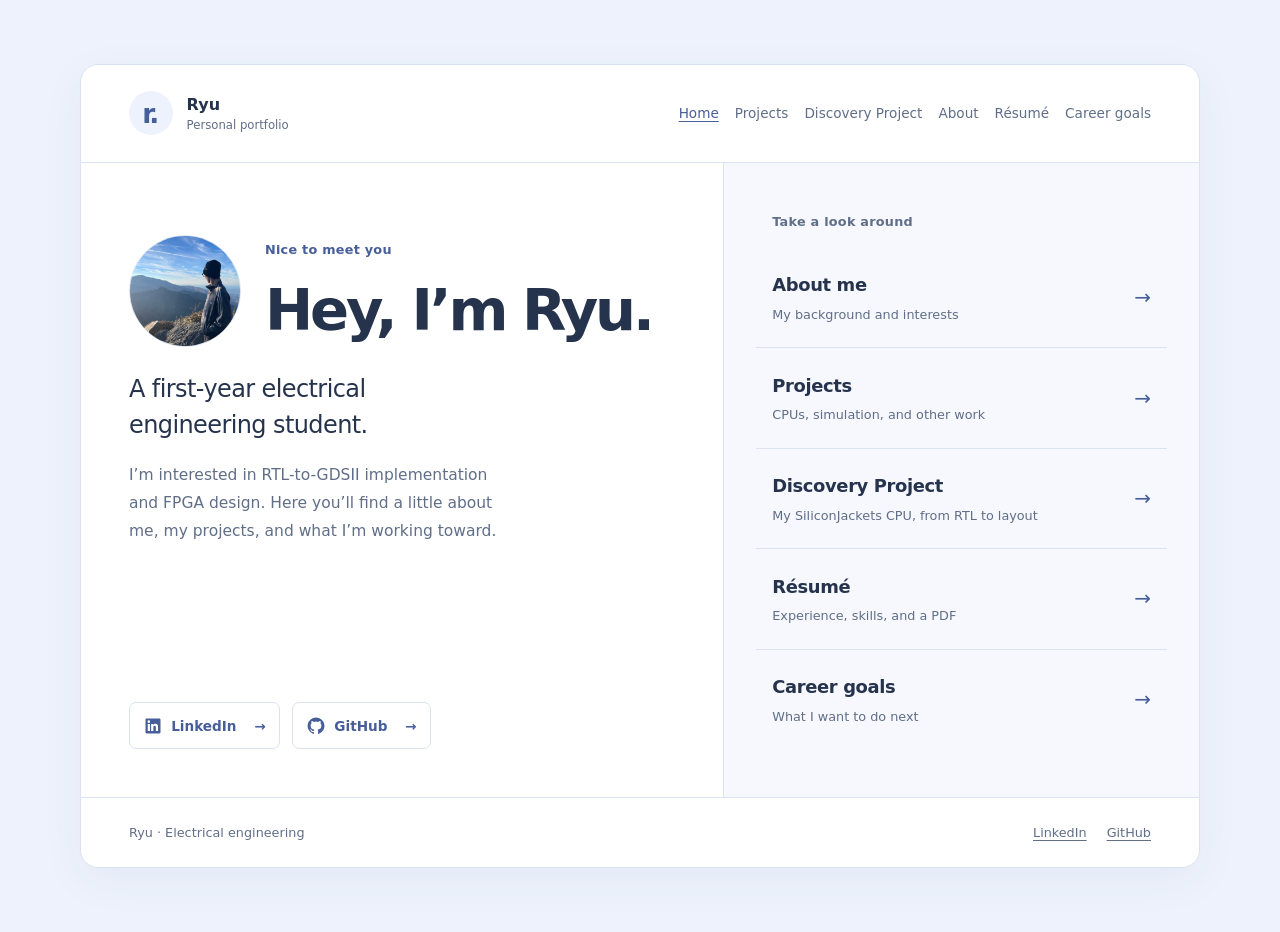
<file: index.html>
<!doctype html>
<html lang="en">
<head>
  <meta charset="utf-8">
  <meta name="viewport" content="width=device-width, initial-scale=1">
  <title>Ryu — Electrical engineering</title>
  <meta name="description" content="Hey, I’m Ryu, a first-year electrical engineering student interested in RTL-to-GDSII implementation and FPGA design.">
  <link rel="icon" href="assets/favicon.svg" type="image/svg+xml">
  <link rel="stylesheet" href="assets/site.5b1344ac5570.css">
</head>
<body class="home-page">
<a class="skip" href="#main">Skip to content</a>
<div class="site-shell">
  <header class="welcome-header">
    <a class="welcome-brand" href="index.html?v=1045810b911e" aria-label="Ryu — Home"><span class="initial" aria-hidden="true">r.</span><span>Ryu<span class="brand-caption">Personal portfolio</span></span></a>
    <nav class="site-nav" aria-label="Main">
      <a href="index.html?v=1045810b911e" aria-current="page">Home</a>
      <a href="projects.html?v=1045810b911e">Projects</a>
      <a href="projects/discovery.html?v=1045810b911e">Discovery Project</a>
      <a href="about.html?v=1045810b911e">About</a>
      <a href="resume.html?v=1045810b911e">Résumé</a>
      <a href="goals.html?v=1045810b911e">Career goals</a>
    </nav>
  </header>
  <main id="main" class="welcome-layout">
    <section class="welcome-intro" aria-labelledby="hello">
      <div class="welcome-copy">
        <div class="welcome-greeting">
          <div class="portrait-slot">
            <img src="assets/img/profile.jpeg" alt="Ryu looking out over the mountains" width="1536" height="2048">
          </div>
          <div>
            <p class="welcome-eyebrow">Nice to meet you</p>
            <h1 id="hello">Hey, I’m Ryu.</h1>
          </div>
        </div>
        <p class="welcome-role">A first-year electrical<br class="desktop-break"> engineering student.</p>
        <p class="welcome-description">I’m interested in RTL-to-GDSII implementation and FPGA design. Here you’ll find a little about me, my projects, and what I’m working toward.</p>
      </div>
      <nav class="social-buttons" aria-label="Social links">
        <a href="https://www.linkedin.com/in/ryutran">
          <svg width="18" height="18" viewBox="0 0 24 24" aria-hidden="true" focusable="false"><path fill="currentColor" d="M20.45 2H3.55C2.69 2 2 2.68 2 3.52v16.96c0 .84.69 1.52 1.55 1.52h16.9c.86 0 1.55-.68 1.55-1.52V3.52c0-.84-.69-1.52-1.55-1.52ZM7.93 18.75H4.98V9.2h2.95v9.55ZM6.45 7.9a1.71 1.71 0 1 1 0-3.42 1.71 1.71 0 0 1 0 3.42Zm12.3 10.85H15.8V14.1c0-1.11-.02-2.54-1.55-2.54-1.55 0-1.79 1.21-1.79 2.46v4.73H9.51V9.2h2.83v1.3h.04c.39-.74 1.36-1.52 2.79-1.52 2.98 0 3.58 1.96 3.58 4.51v5.26Z"/></svg>
          LinkedIn <span class="button-arrow" aria-hidden="true">→</span>
        </a>
        <a href="https://github.com/goshoryuken">
          <svg width="18" height="18" viewBox="0 0 24 24" aria-hidden="true" focusable="false"><path fill="currentColor" d="M12 .8a11.2 11.2 0 0 0-3.54 21.83c.56.1.76-.24.76-.54v-2.09c-3.12.68-3.78-1.33-3.78-1.33-.51-1.3-1.25-1.65-1.25-1.65-1.02-.7.08-.69.08-.69 1.13.08 1.73 1.16 1.73 1.16 1 1.72 2.62 1.22 3.26.93.1-.73.39-1.22.71-1.5-2.49-.28-5.1-1.24-5.1-5.54 0-1.23.44-2.23 1.16-3.02-.12-.28-.5-1.43.11-2.98 0 0 .95-.3 3.08 1.15a10.7 10.7 0 0 1 5.6 0c2.13-1.45 3.08-1.15 3.08-1.15.61 1.55.23 2.7.11 2.98.72.79 1.15 1.79 1.15 3.02 0 4.31-2.61 5.25-5.1 5.53.4.35.76 1.03.76 2.08v3.1c0 .3.2.65.77.54A11.2 11.2 0 0 0 12 .8Z"/></svg>
          GitHub <span class="button-arrow" aria-hidden="true">→</span>
        </a>
      </nav>
    </section>
    <nav class="welcome-pages" aria-label="Explore">
      <p class="welcome-eyebrow">Take a look around</p>
      <a href="about.html?v=1045810b911e"><span><span class="page-link-title">About me</span><span class="page-link-description">My background and interests</span></span><span class="page-link-arrow" aria-hidden="true">→</span></a>
      <a href="projects.html?v=1045810b911e"><span><span class="page-link-title">Projects</span><span class="page-link-description">CPUs, simulation, and other work</span></span><span class="page-link-arrow" aria-hidden="true">→</span></a>
      <a href="projects/discovery.html?v=1045810b911e"><span><span class="page-link-title">Discovery Project</span><span class="page-link-description">My SiliconJackets CPU, from RTL to layout</span></span><span class="page-link-arrow" aria-hidden="true">→</span></a>
      <a href="resume.html?v=1045810b911e"><span><span class="page-link-title">Résumé</span><span class="page-link-description">Experience, skills, and a PDF</span></span><span class="page-link-arrow" aria-hidden="true">→</span></a>
      <a href="goals.html?v=1045810b911e"><span><span class="page-link-title">Career goals</span><span class="page-link-description">What I want to do next</span></span><span class="page-link-arrow" aria-hidden="true">→</span></a>
    </nav>
  </main>
  <footer class="site-footer"><span>Ryu · Electrical engineering</span><nav aria-label="Social links"><a href="https://www.linkedin.com/in/ryutran">LinkedIn</a><a href="https://github.com/goshoryuken">GitHub</a></nav></footer>
</div>
</body>
</html>
</file>
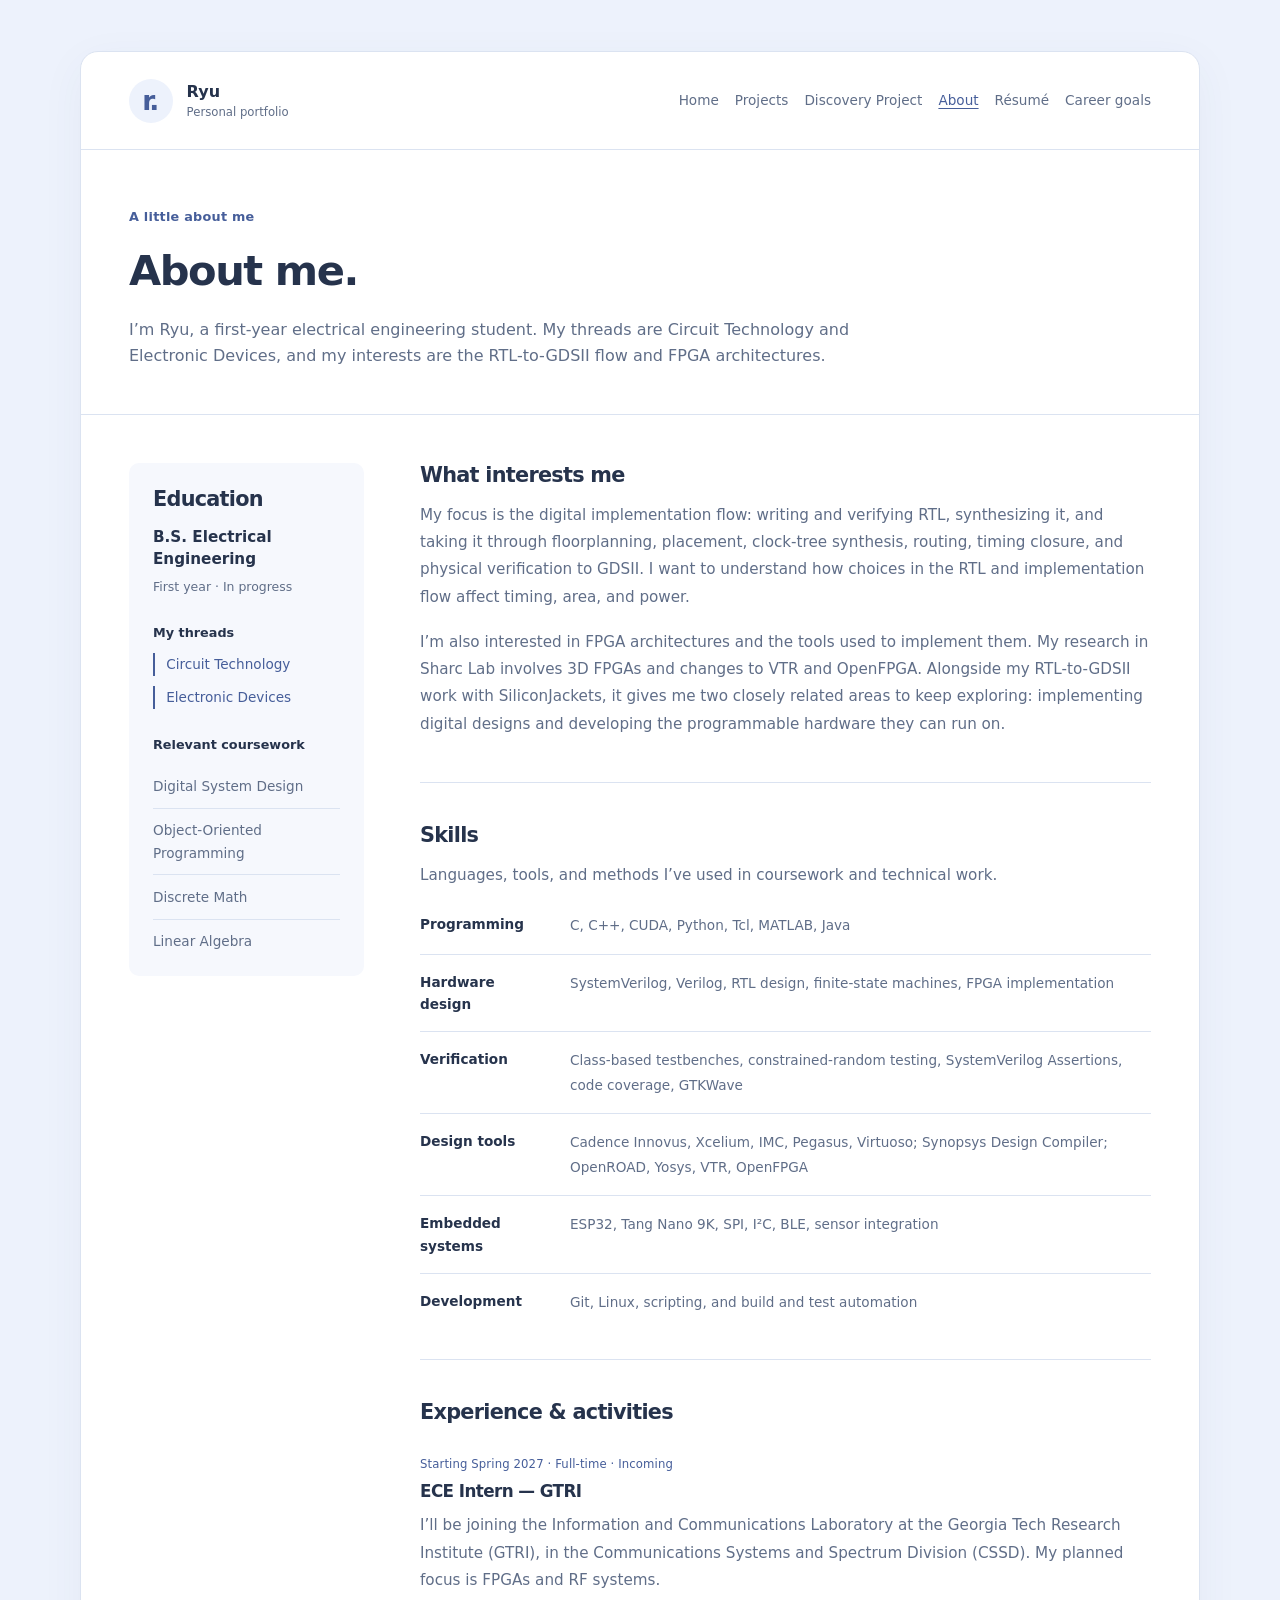
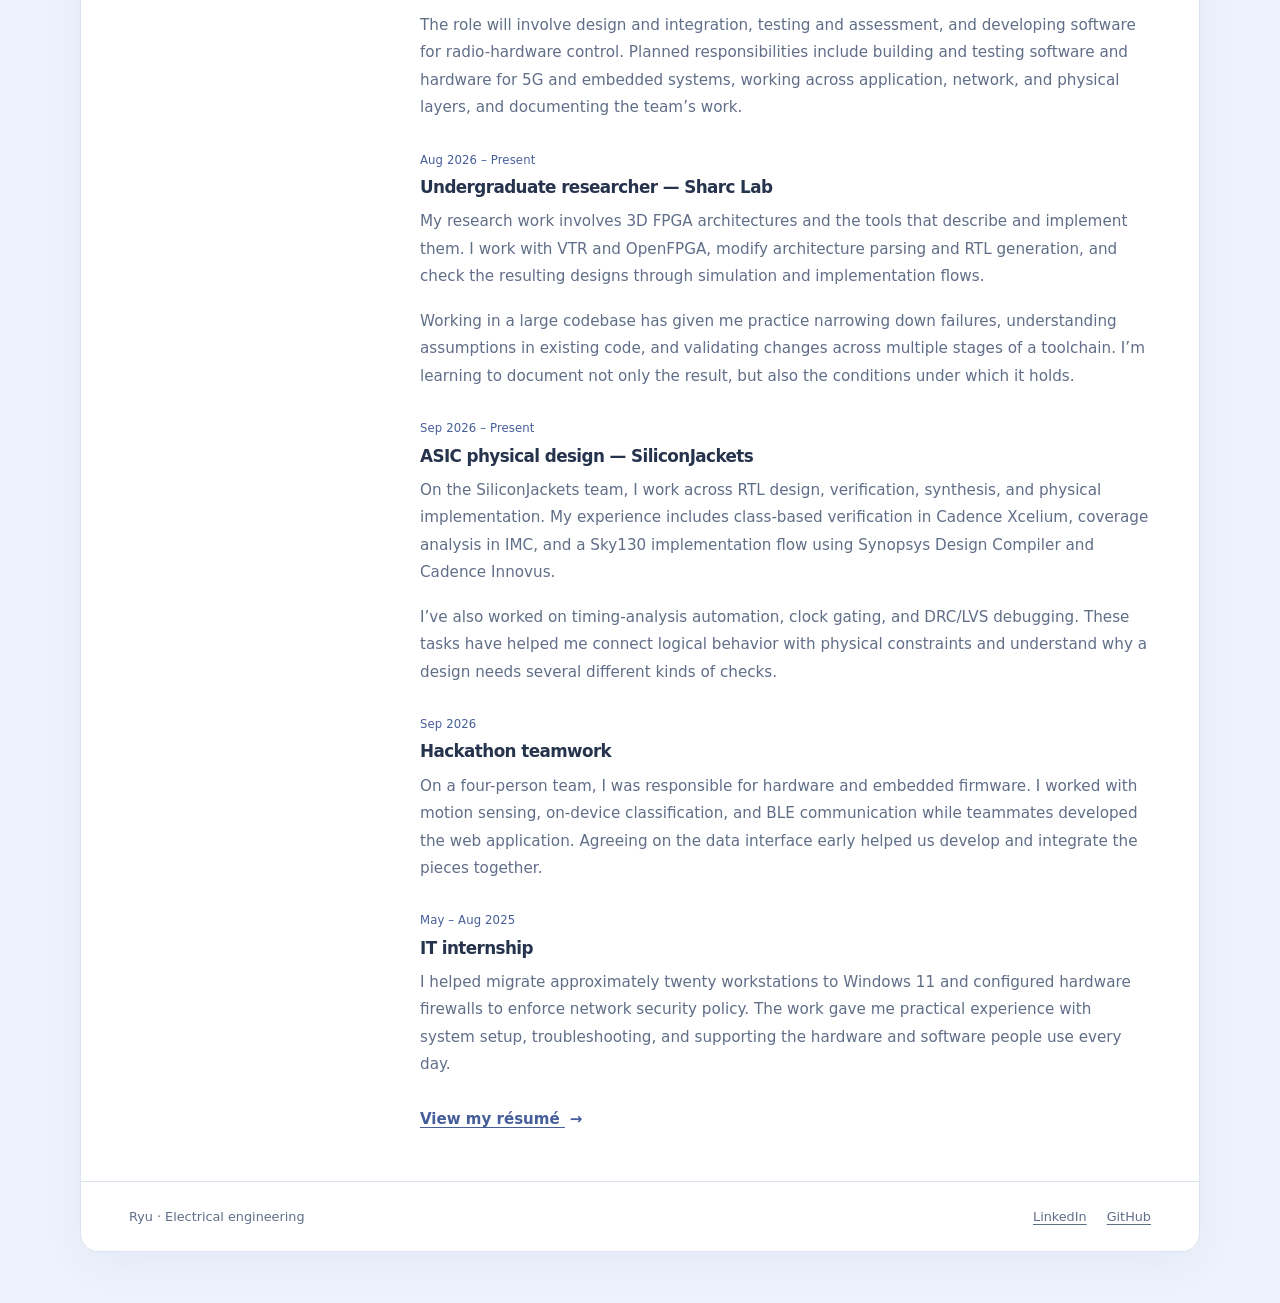
<file: about.html>
<!doctype html>
<html lang="en">
<head>
  <meta charset="utf-8">
  <meta name="viewport" content="width=device-width, initial-scale=1">
  <title>About Ryu — Electrical engineering</title>
  <meta name="description" content="First-year electrical engineering student studying Circuit Technology and Electronic Devices. Education, skills, and experience.">
  <link rel="icon" href="assets/favicon.svg" type="image/svg+xml">
  <link rel="stylesheet" href="assets/site.5b1344ac5570.css">
</head>
<body class="site-page">
<a class="skip" href="#main">Skip to content</a>
<div class="site-shell">
  <header class="welcome-header">
    <a class="welcome-brand" href="index.html?v=1045810b911e" aria-label="Ryu — Home"><span class="initial" aria-hidden="true">r.</span><span>Ryu<span class="brand-caption">Personal portfolio</span></span></a>
    <nav class="site-nav" aria-label="Main">
      <a href="index.html?v=1045810b911e">Home</a>
      <a href="projects.html?v=1045810b911e">Projects</a>
      <a href="projects/discovery.html?v=1045810b911e">Discovery Project</a>
      <a href="about.html?v=1045810b911e" aria-current="page">About</a>
      <a href="resume.html?v=1045810b911e">Résumé</a>
      <a href="goals.html?v=1045810b911e">Career goals</a>
    </nav>
  </header>
  <main id="main">
    <header class="profile-intro">
      <p class="welcome-eyebrow">A little about me</p>
      <h1>About me.</h1>
      <p>I’m Ryu, a first-year electrical engineering student. My threads are Circuit Technology and Electronic Devices, and my interests are the RTL-to-GDSII flow and FPGA architectures.</p>
    </header>
    <div class="profile-body">
      <aside class="education-panel" aria-labelledby="education">
        <h2 id="education">Education</h2>
        <p class="degree">B.S. Electrical Engineering</p>
        <p class="education-year">First year · In progress</p>
        <h3>My threads</h3>
        <ul class="thread-list">
          <li>Circuit Technology</li>
          <li>Electronic Devices</li>
        </ul>
        <h3>Relevant coursework</h3>
        <ul class="course-list">
          <li>Digital System Design</li>
          <li>Object-Oriented Programming</li>
          <li>Discrete Math</li>
          <li>Linear Algebra</li>
        </ul>
      </aside>
      <div class="profile-content">
        <section aria-labelledby="interests">
          <h2 id="interests">What interests me</h2>
          <p>My focus is the digital implementation flow: writing and verifying RTL, synthesizing it, and taking it through floorplanning, placement, clock-tree synthesis, routing, timing closure, and physical verification to GDSII. I want to understand how choices in the RTL and implementation flow affect timing, area, and power.</p>
          <p>I’m also interested in FPGA architectures and the tools used to implement them. My research in Sharc Lab involves 3D FPGAs and changes to VTR and OpenFPGA. Alongside my RTL-to-GDSII work with SiliconJackets, it gives me two closely related areas to keep exploring: implementing digital designs and developing the programmable hardware they can run on.</p>
        </section>
        <section class="profile-section" aria-labelledby="skills">
          <h2 id="skills">Skills</h2>
          <p class="section-description">Languages, tools, and methods I’ve used in coursework and technical work.</p>
          <dl class="skill-list">
            <div><dt>Programming</dt><dd>C, C++, CUDA, Python, Tcl, MATLAB, Java</dd></div>
            <div><dt>Hardware design</dt><dd>SystemVerilog, Verilog, RTL design, finite-state machines, FPGA implementation</dd></div>
            <div><dt>Verification</dt><dd>Class-based testbenches, constrained-random testing, SystemVerilog Assertions, code coverage, GTKWave</dd></div>
            <div><dt>Design tools</dt><dd>Cadence Innovus, Xcelium, IMC, Pegasus, Virtuoso; Synopsys Design Compiler; OpenROAD, Yosys, VTR, OpenFPGA</dd></div>
            <div><dt>Embedded systems</dt><dd>ESP32, Tang Nano 9K, SPI, I²C, BLE, sensor integration</dd></div>
            <div><dt>Development</dt><dd>Git, Linux, scripting, and build and test automation</dd></div>
          </dl>
        </section>
        <section class="profile-section" aria-labelledby="experience">
          <h2 id="experience">Experience &amp; activities</h2>
          <article class="experience-entry upcoming-experience">
            <p class="experience-date">Starting Spring 2027 · Full-time · Incoming</p>
            <h3>ECE Intern — GTRI</h3>
            <p>I’ll be joining the Information and Communications Laboratory at the Georgia Tech Research Institute (GTRI), in the Communications Systems and Spectrum Division (CSSD). My planned focus is FPGAs and RF systems.</p>
            <p>The role will involve design and integration, testing and assessment, and developing software for radio-hardware control. Planned responsibilities include building and testing software and hardware for 5G and embedded systems, working across application, network, and physical layers, and documenting the team’s work.</p>
          </article>
          <article class="experience-entry">
            <p class="experience-date">Aug 2026 – Present</p>
            <h3>Undergraduate researcher — Sharc Lab</h3>
            <p>My research work involves 3D FPGA architectures and the tools that describe and implement them. I work with VTR and OpenFPGA, modify architecture parsing and RTL generation, and check the resulting designs through simulation and implementation flows.</p>
            <p>Working in a large codebase has given me practice narrowing down failures, understanding assumptions in existing code, and validating changes across multiple stages of a toolchain. I’m learning to document not only the result, but also the conditions under which it holds.</p>
          </article>
          <article class="experience-entry">
            <p class="experience-date">Sep 2026 – Present</p>
            <h3>ASIC physical design — SiliconJackets</h3>
            <p>On the SiliconJackets team, I work across RTL design, verification, synthesis, and physical implementation. My experience includes class-based verification in Cadence Xcelium, coverage analysis in IMC, and a Sky130 implementation flow using Synopsys Design Compiler and Cadence Innovus.</p>
            <p>I’ve also worked on timing-analysis automation, clock gating, and DRC/LVS debugging. These tasks have helped me connect logical behavior with physical constraints and understand why a design needs several different kinds of checks.</p>
          </article>
          <article class="experience-entry">
            <p class="experience-date">Sep 2026</p>
            <h3>Hackathon teamwork</h3>
            <p>On a four-person team, I was responsible for hardware and embedded firmware. I worked with motion sensing, on-device classification, and BLE communication while teammates developed the web application. Agreeing on the data interface early helped us develop and integrate the pieces together.</p>
          </article>
          <article class="experience-entry">
            <p class="experience-date">May – Aug 2025</p>
            <h3>IT internship</h3>
            <p>I helped migrate approximately twenty workstations to Windows 11 and configured hardware firewalls to enforce network security policy. The work gave me practical experience with system setup, troubleshooting, and supporting the hardware and software people use every day.</p>
          </article>
        </section>
        <a class="read-link" href="resume.html?v=1045810b911e">View my résumé <span aria-hidden="true">→</span></a>
      </div>
    </div>
  </main>
  <footer class="site-footer"><span>Ryu · Electrical engineering</span><nav aria-label="Social links"><a href="https://www.linkedin.com/in/ryutran">LinkedIn</a><a href="https://github.com/goshoryuken">GitHub</a></nav></footer>
</div>
</body>
</html>
</file>
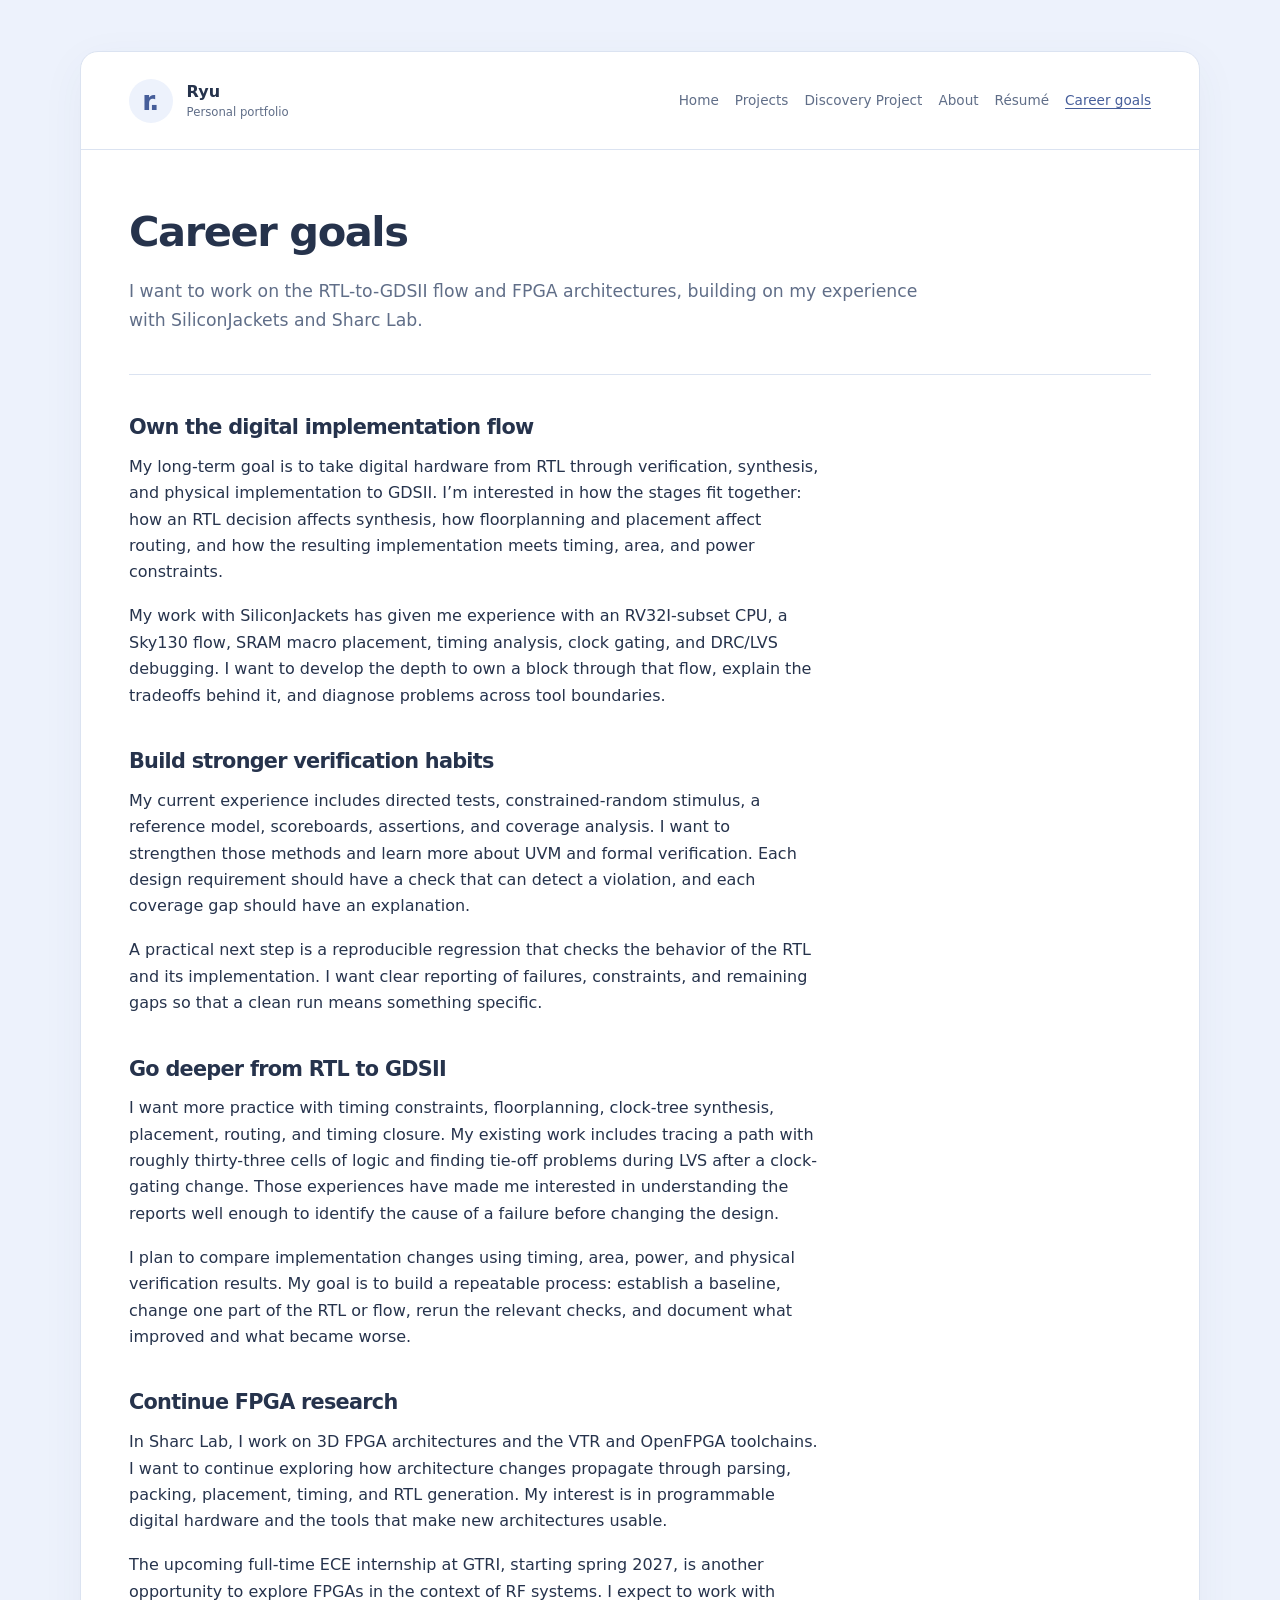
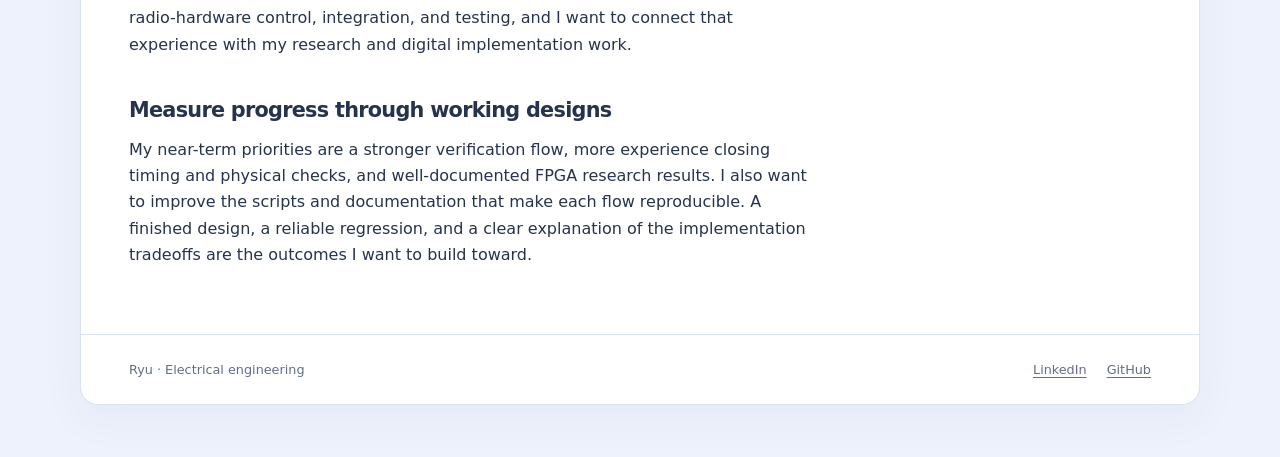
<file: goals.html>
<!doctype html>
<html lang="en">
<head>
  <meta charset="utf-8">
  <meta name="viewport" content="width=device-width, initial-scale=1">
  <title>Career goals — Hardware & software</title>
  <meta name="description" content="A development plan for RTL-to-GDSII implementation, verification, and FPGA research.">
  <link rel="icon" href="assets/favicon.svg" type="image/svg+xml">
  <link rel="stylesheet" href="assets/site.5b1344ac5570.css">
</head>
<body class="site-page">
<a class="skip" href="#main">Skip to content</a>
<div class="site-shell">
<header class="welcome-header">
    <a class="welcome-brand" href="index.html?v=1045810b911e" aria-label="Ryu — Home"><span class="initial" aria-hidden="true">r.</span><span>Ryu<span class="brand-caption">Personal portfolio</span></span></a>
    <nav class="site-nav" aria-label="Main">
      <a href="index.html?v=1045810b911e">Home</a>
      <a href="projects.html?v=1045810b911e">Projects</a>
      <a href="projects/discovery.html?v=1045810b911e">Discovery Project</a>
      <a href="about.html?v=1045810b911e">About</a>
      <a href="resume.html?v=1045810b911e">Résumé</a>
      <a href="goals.html?v=1045810b911e" aria-current="page">Career goals</a>
    </nav>
  </header>
<main id="main" class="content-main">
<header class="page-head"><h1>Career goals</h1><p class="lede">I want to work on the RTL-to-GDSII flow and FPGA architectures, building on my experience with SiliconJackets and Sharc Lab.</p></header>
<div class="prose body">
<h2>Own the digital implementation flow</h2>
<p>My long-term goal is to take digital hardware from RTL through verification, synthesis, and physical implementation to GDSII. I’m interested in how the stages fit together: how an RTL decision affects synthesis, how floorplanning and placement affect routing, and how the resulting implementation meets timing, area, and power constraints.</p>
<p>My work with SiliconJackets has given me experience with an RV32I-subset CPU, a Sky130 flow, SRAM macro placement, timing analysis, clock gating, and DRC/LVS debugging. I want to develop the depth to own a block through that flow, explain the tradeoffs behind it, and diagnose problems across tool boundaries.</p>
<h2>Build stronger verification habits</h2>
<p>My current experience includes directed tests, constrained-random stimulus, a reference model, scoreboards, assertions, and coverage analysis. I want to strengthen those methods and learn more about UVM and formal verification. Each design requirement should have a check that can detect a violation, and each coverage gap should have an explanation.</p>
<p>A practical next step is a reproducible regression that checks the behavior of the RTL and its implementation. I want clear reporting of failures, constraints, and remaining gaps so that a clean run means something specific.</p>
<h2>Go deeper from RTL to GDSII</h2>
<p>I want more practice with timing constraints, floorplanning, clock-tree synthesis, placement, routing, and timing closure. My existing work includes tracing a path with roughly thirty-three cells of logic and finding tie-off problems during LVS after a clock-gating change. Those experiences have made me interested in understanding the reports well enough to identify the cause of a failure before changing the design.</p>
<p>I plan to compare implementation changes using timing, area, power, and physical verification results. My goal is to build a repeatable process: establish a baseline, change one part of the RTL or flow, rerun the relevant checks, and document what improved and what became worse.</p>
<h2>Continue FPGA research</h2>
<p>In Sharc Lab, I work on 3D FPGA architectures and the VTR and OpenFPGA toolchains. I want to continue exploring how architecture changes propagate through parsing, packing, placement, timing, and RTL generation. My interest is in programmable digital hardware and the tools that make new architectures usable.</p>
<p>The upcoming full-time ECE internship at GTRI, starting spring 2027, is another opportunity to explore FPGAs in the context of RF systems. I expect to work with radio-hardware control, integration, and testing, and I want to connect that experience with my research and digital implementation work.</p>
<h2>Measure progress through working designs</h2>
<p>My near-term priorities are a stronger verification flow, more experience closing timing and physical checks, and well-documented FPGA research results. I also want to improve the scripts and documentation that make each flow reproducible. A finished design, a reliable regression, and a clear explanation of the implementation tradeoffs are the outcomes I want to build toward.</p>
</div></main>
<footer class="site-footer"><span>Ryu · Electrical engineering</span><nav aria-label="Social links"><a href="https://www.linkedin.com/in/ryutran">LinkedIn</a><a href="https://github.com/goshoryuken">GitHub</a></nav></footer>
</div>
</body>
</html>
</file>
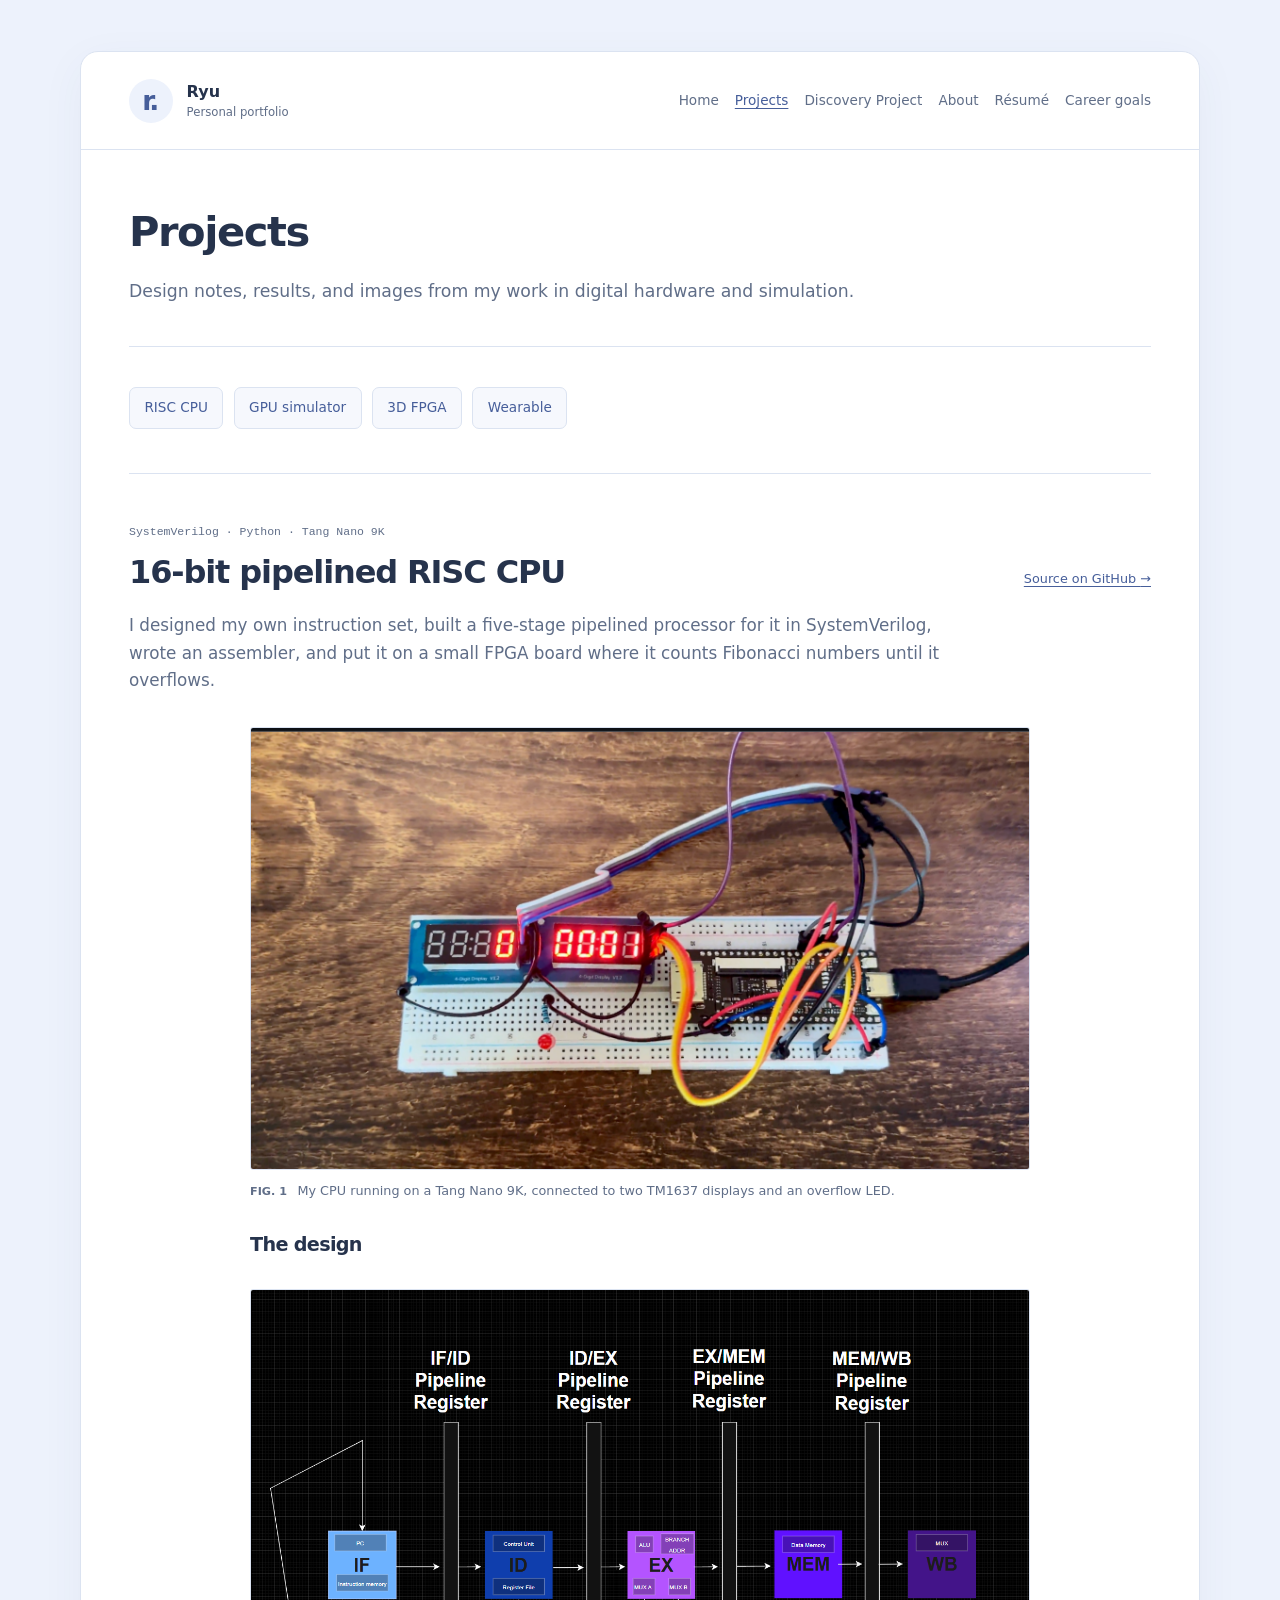
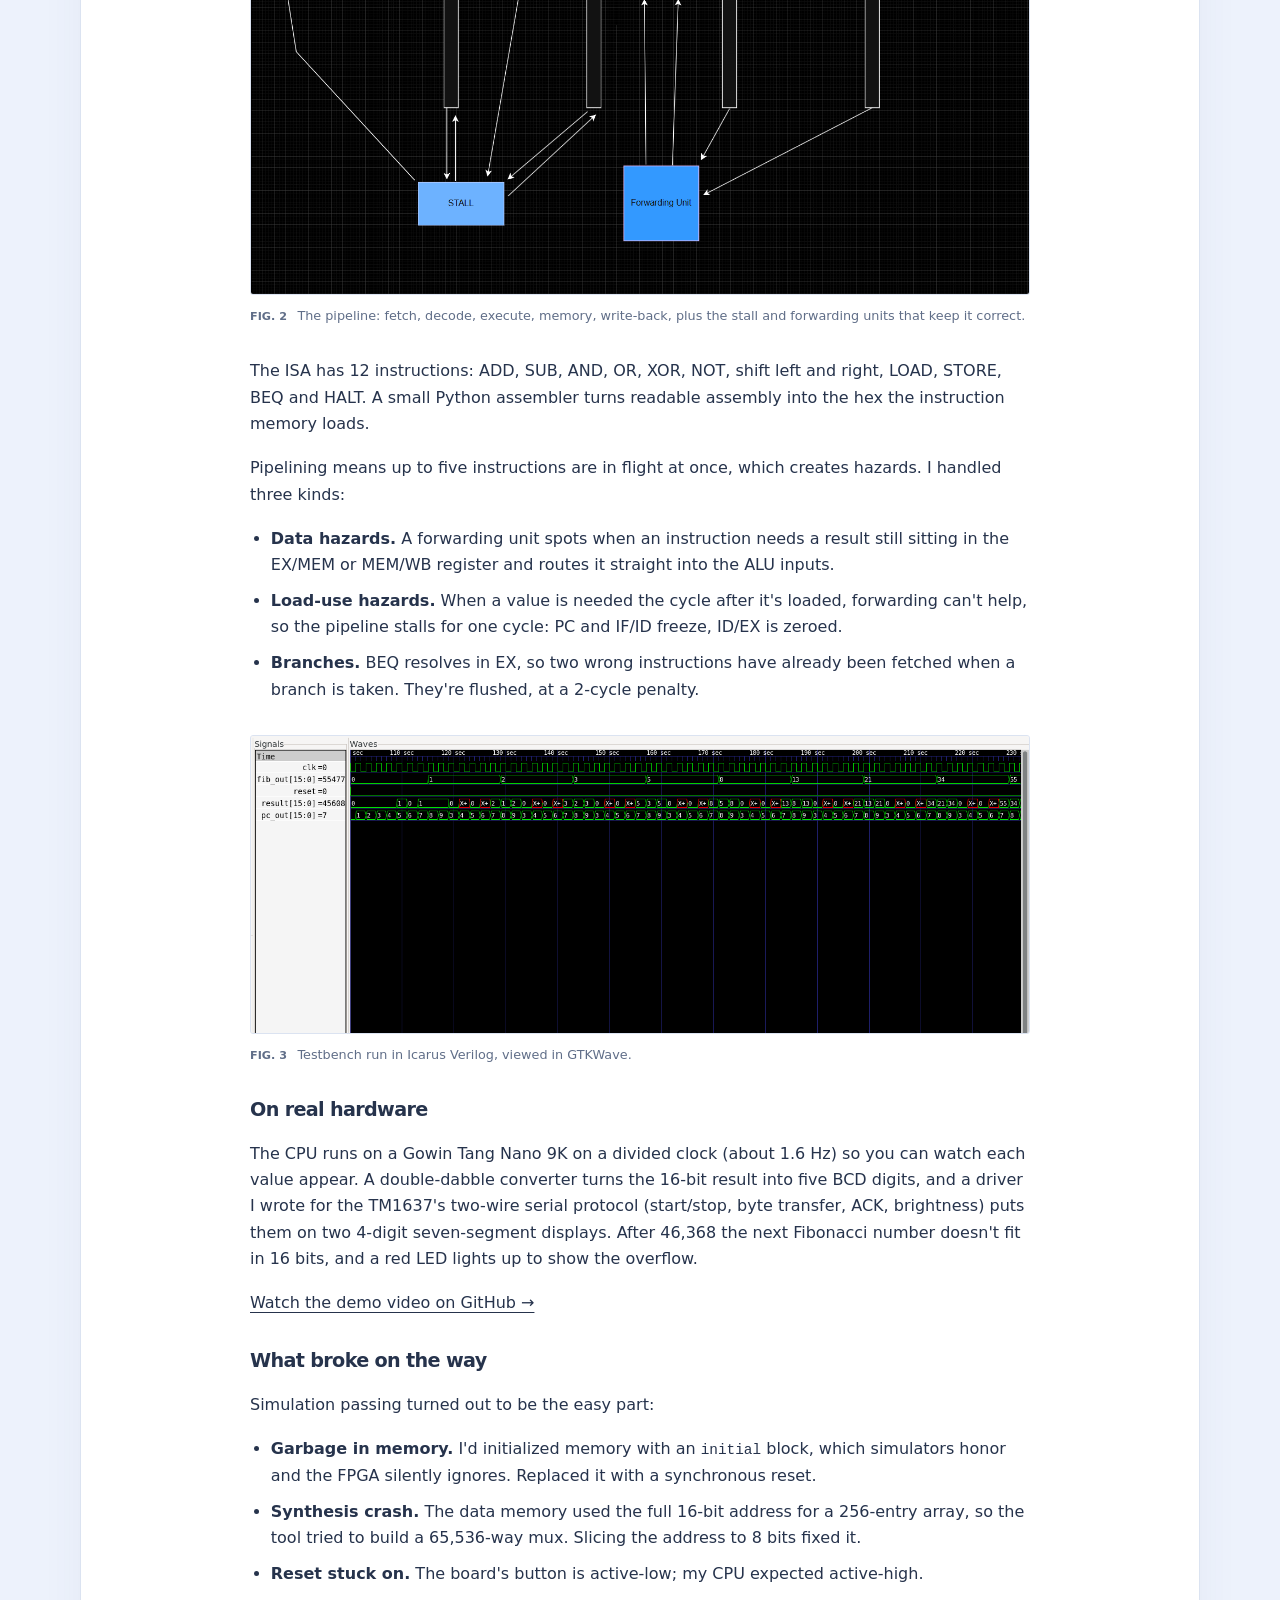
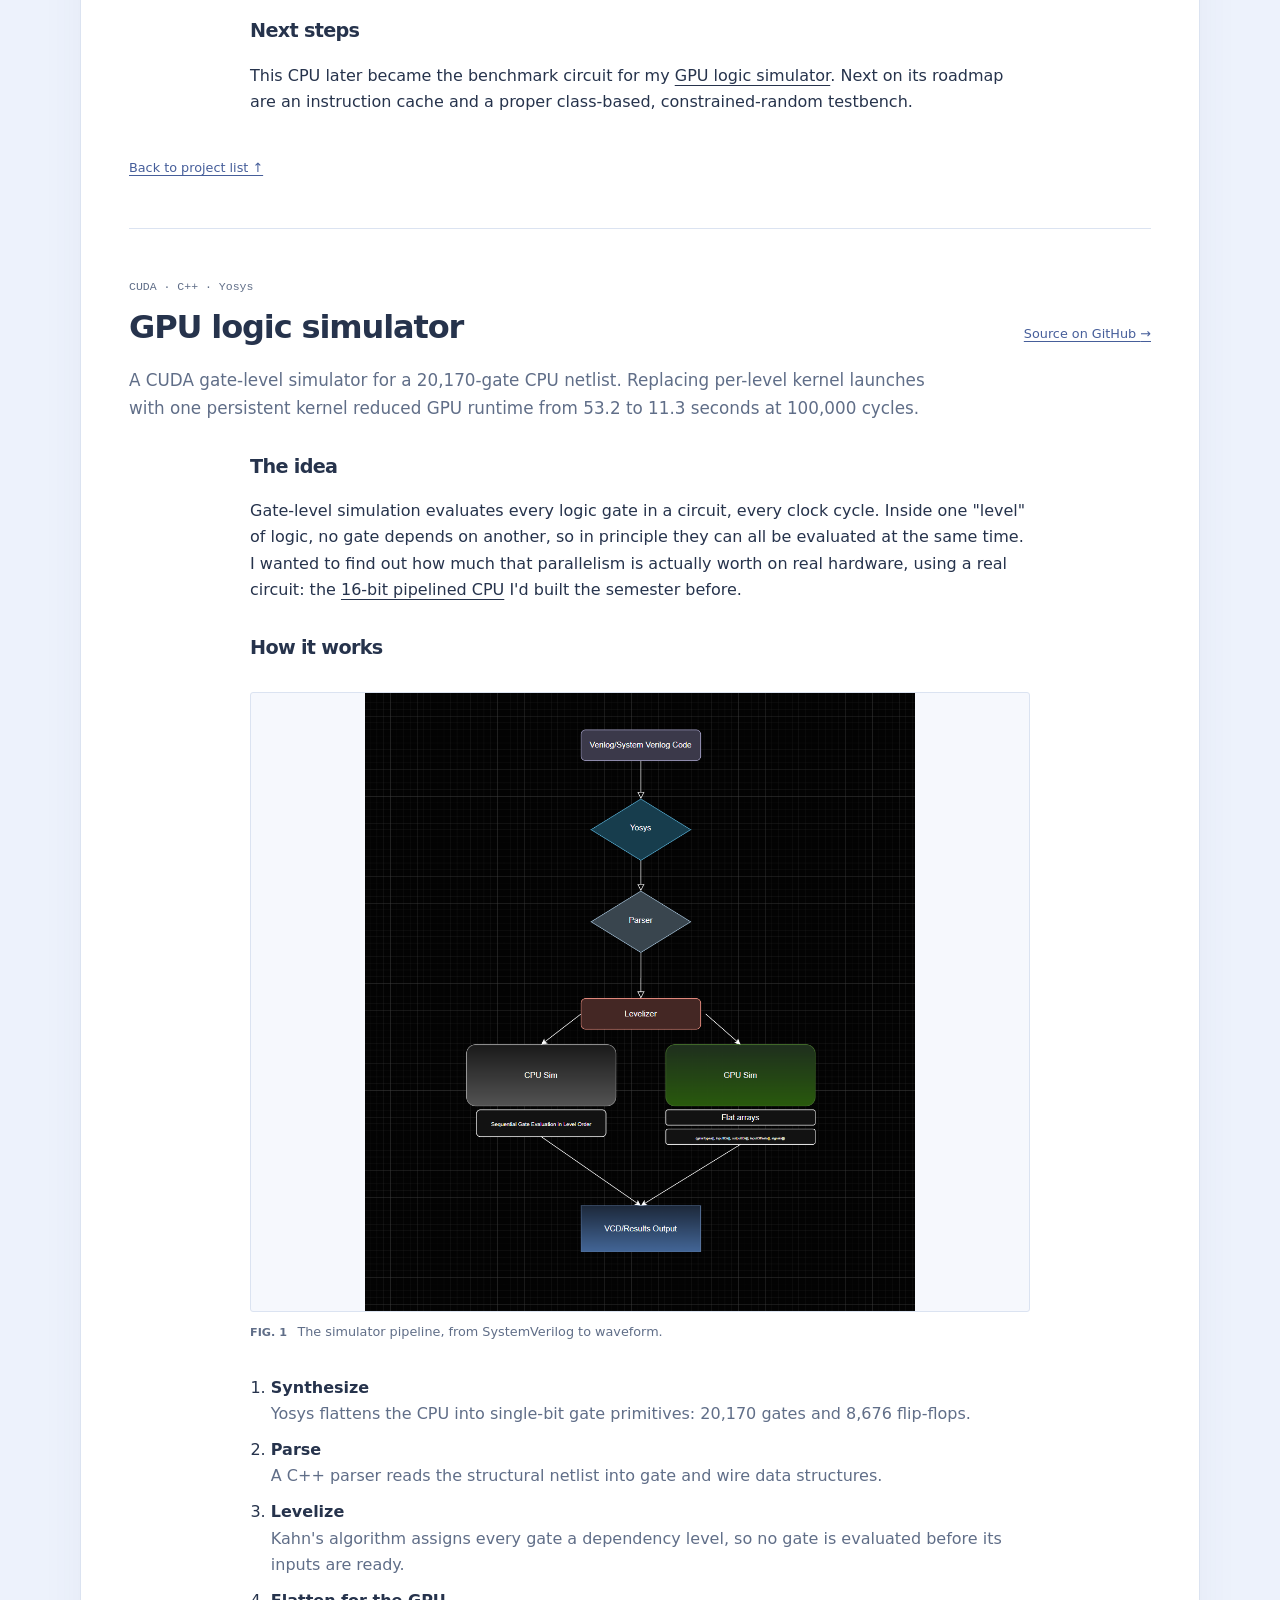
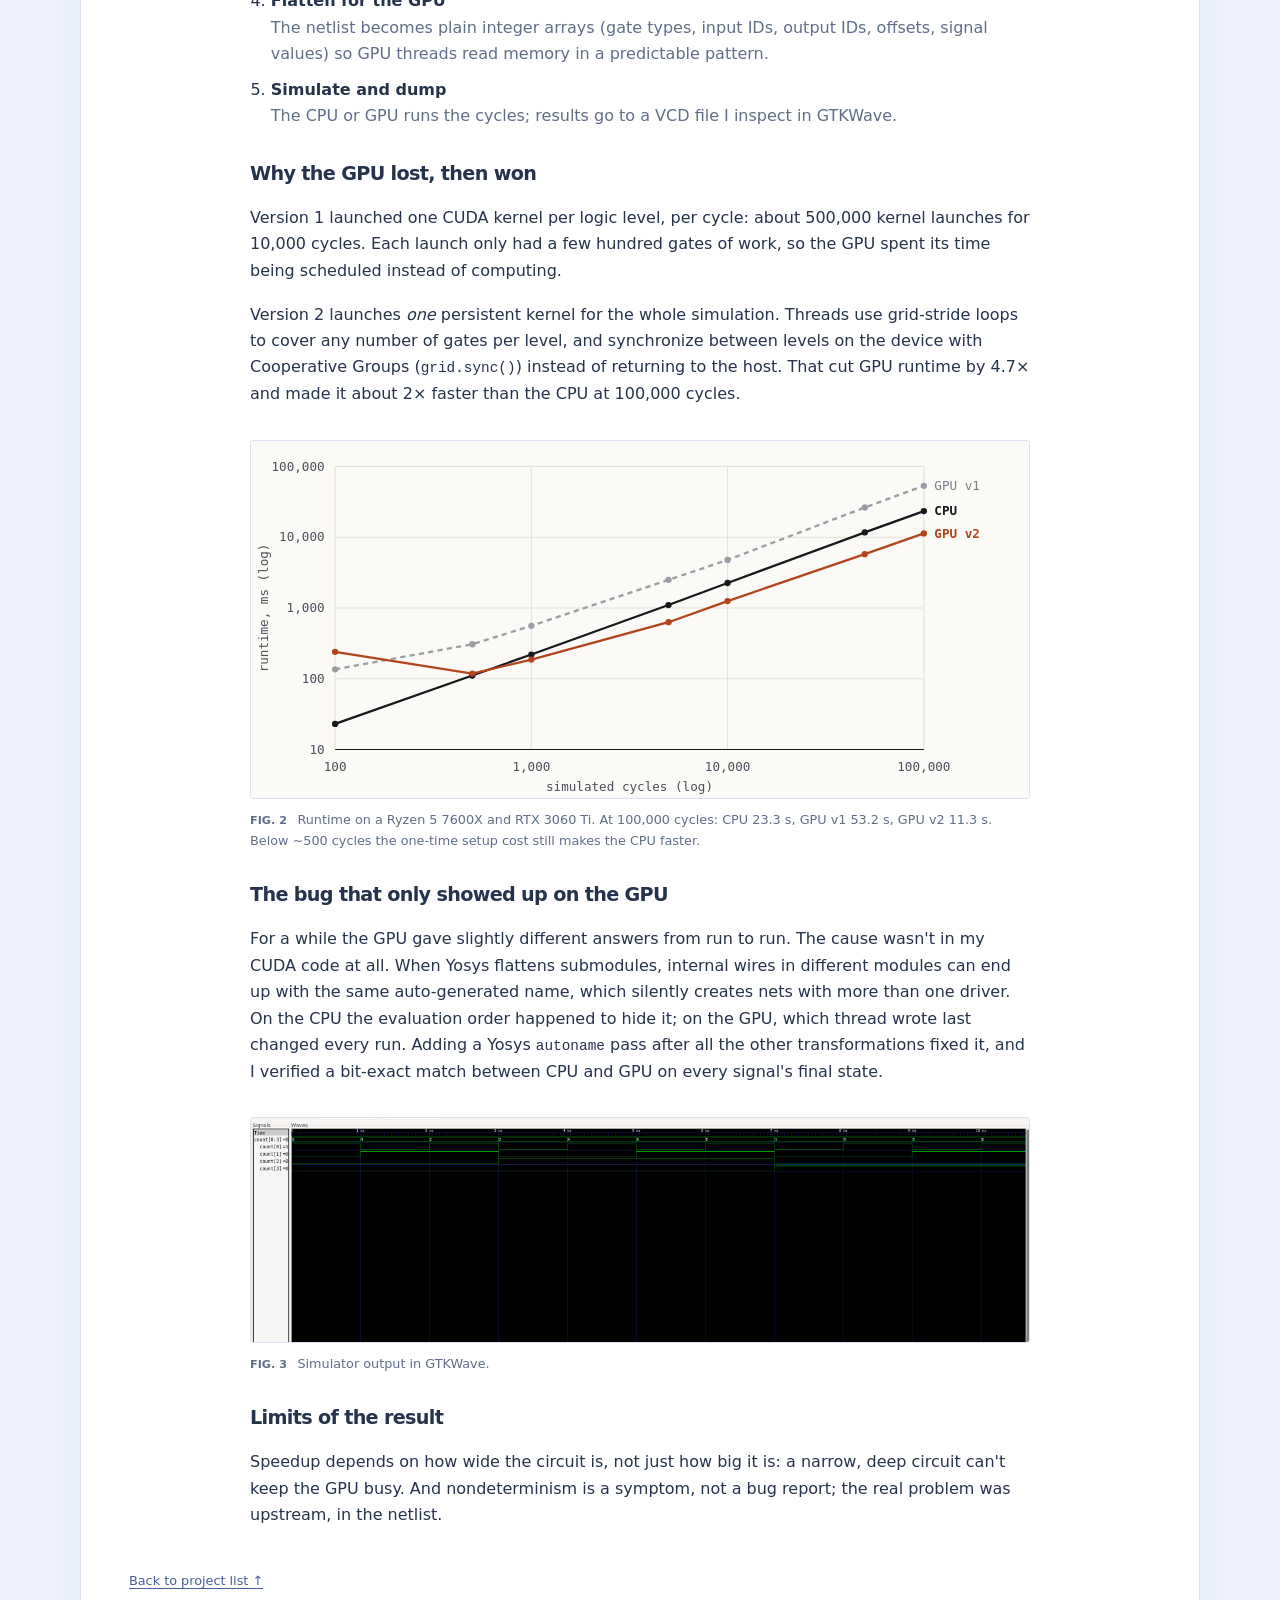
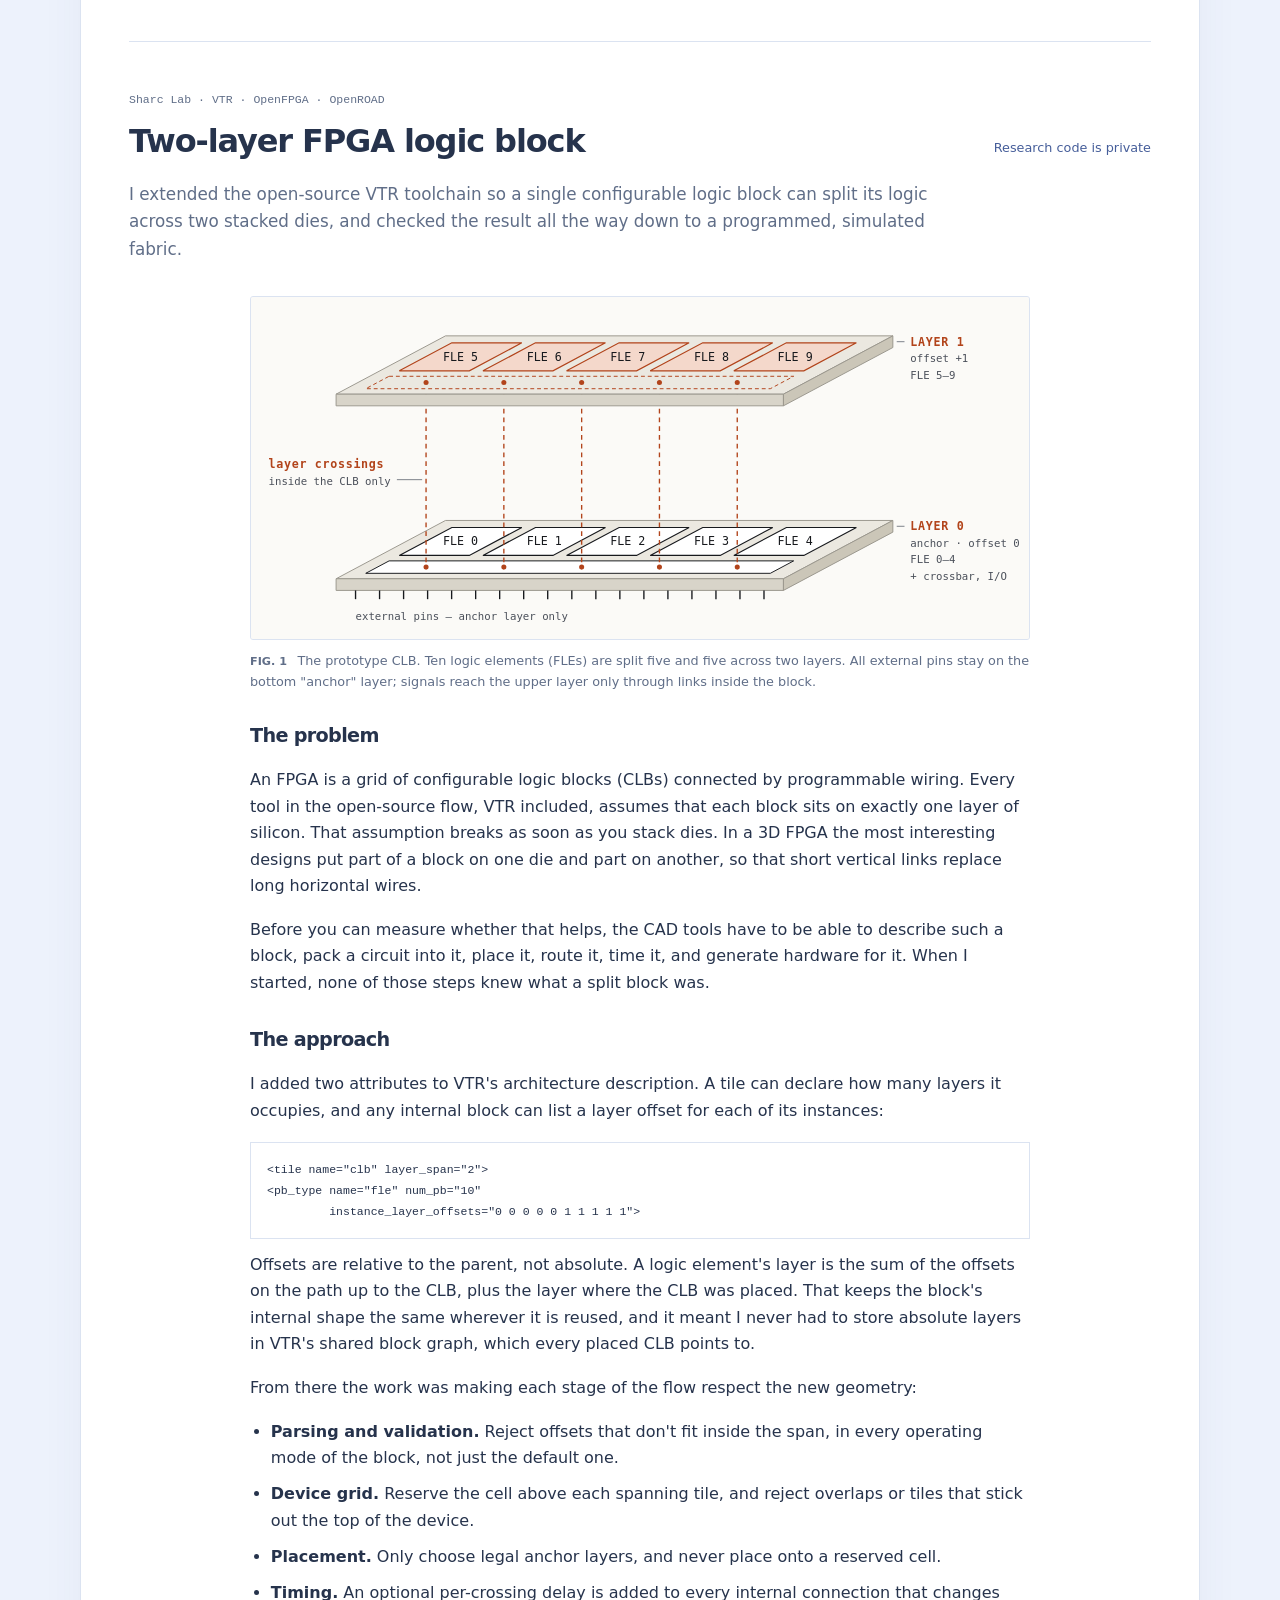
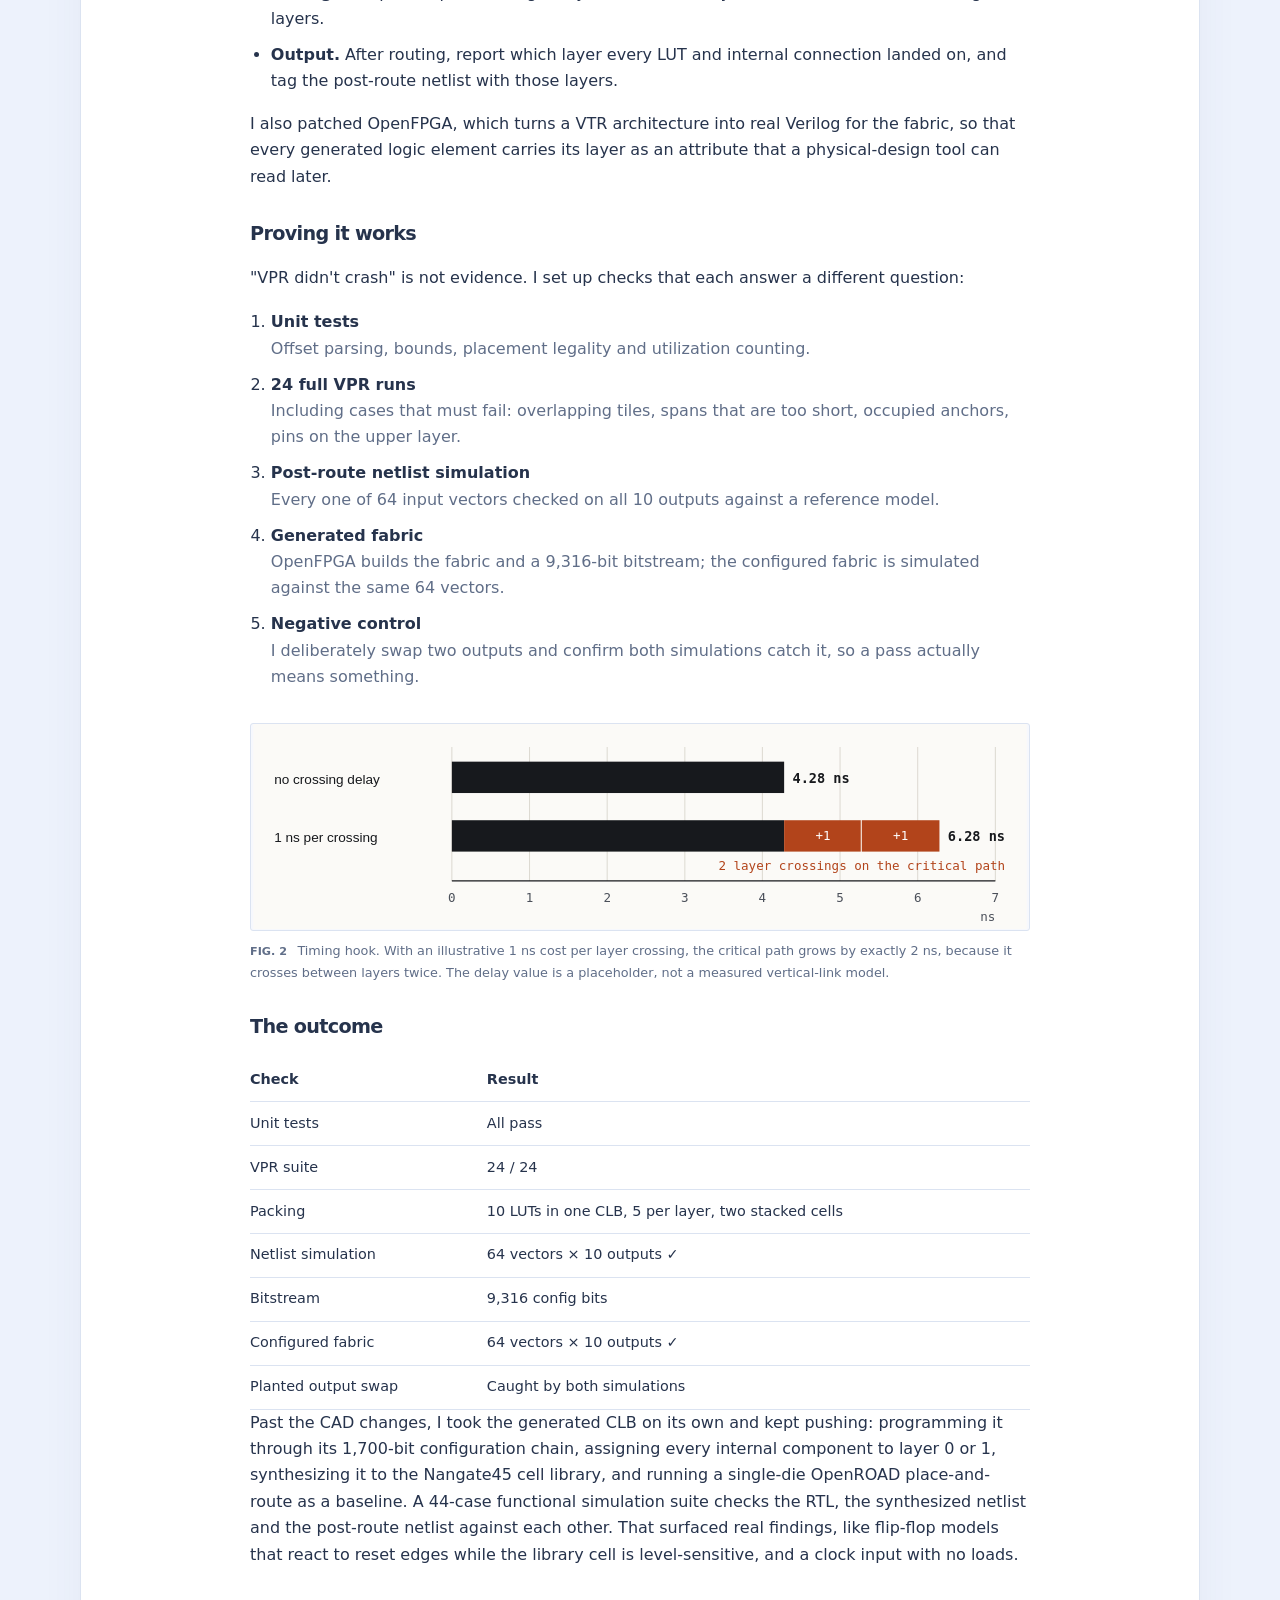
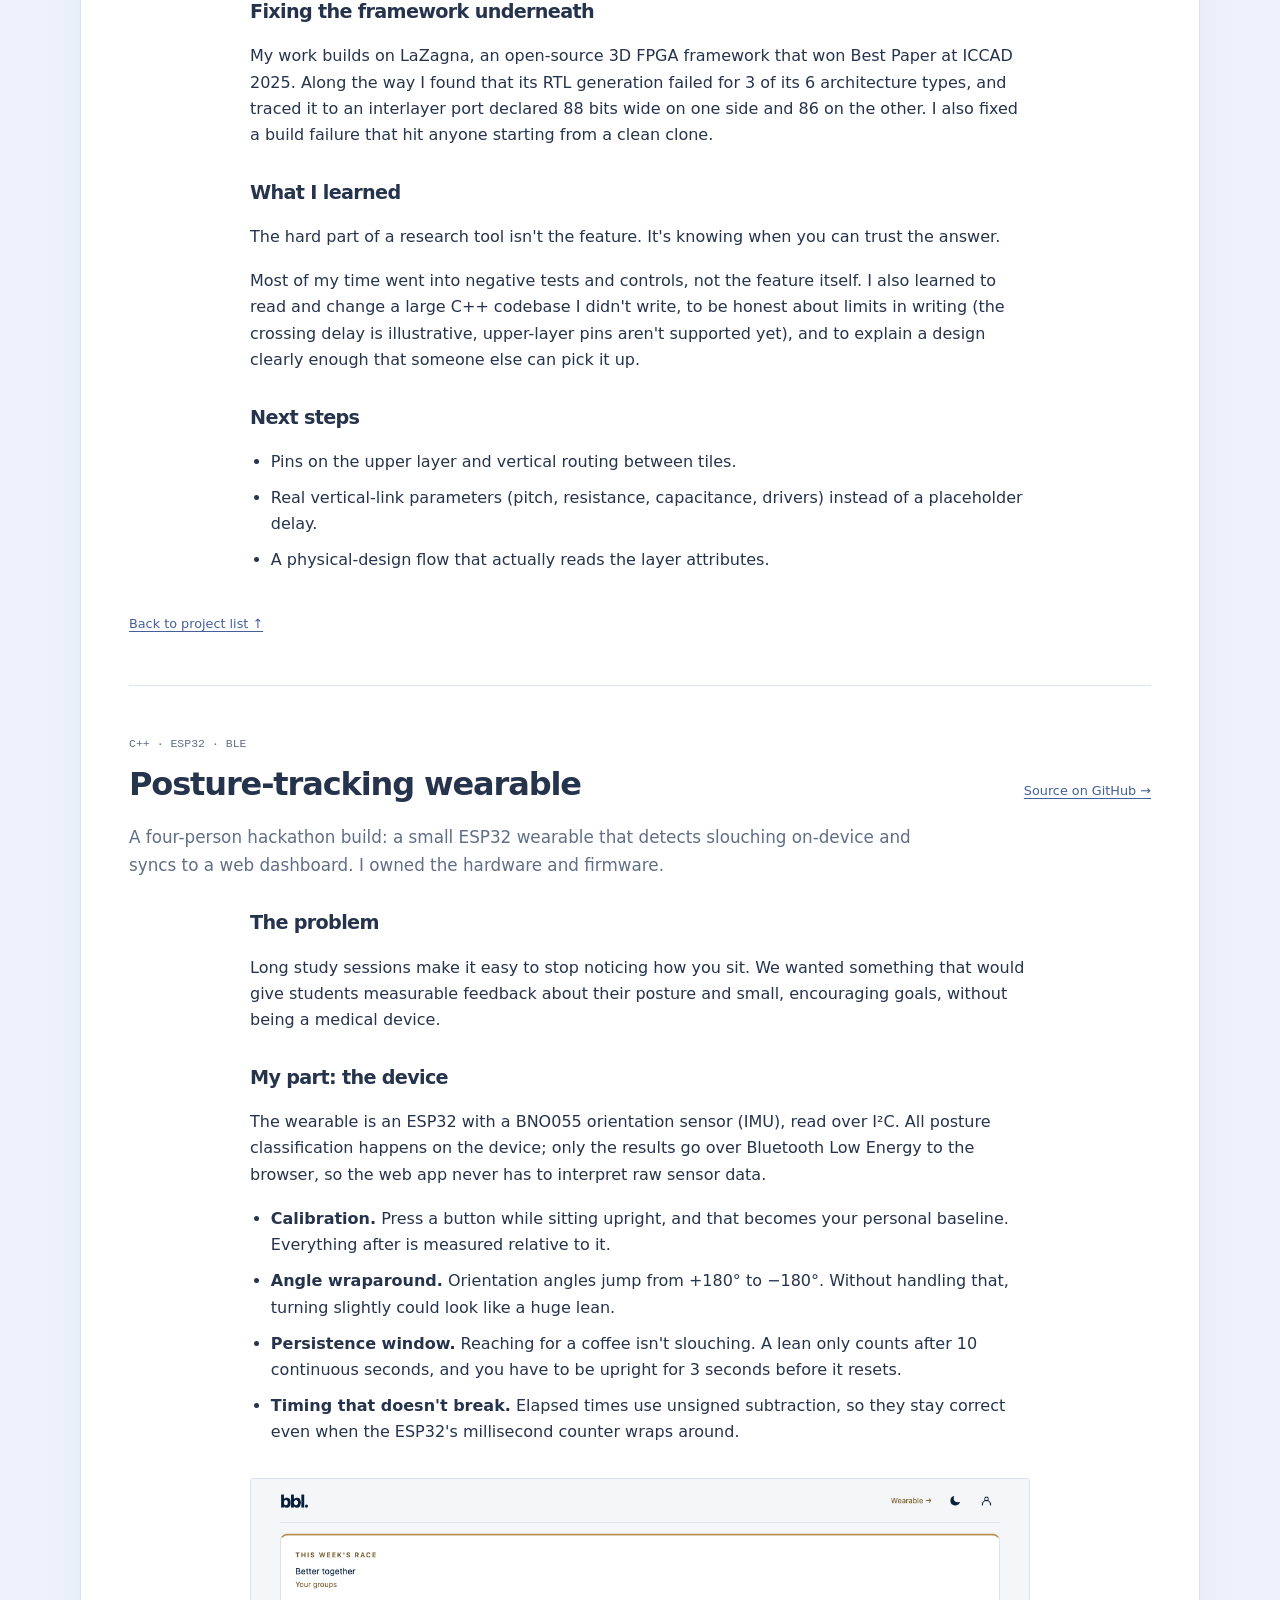
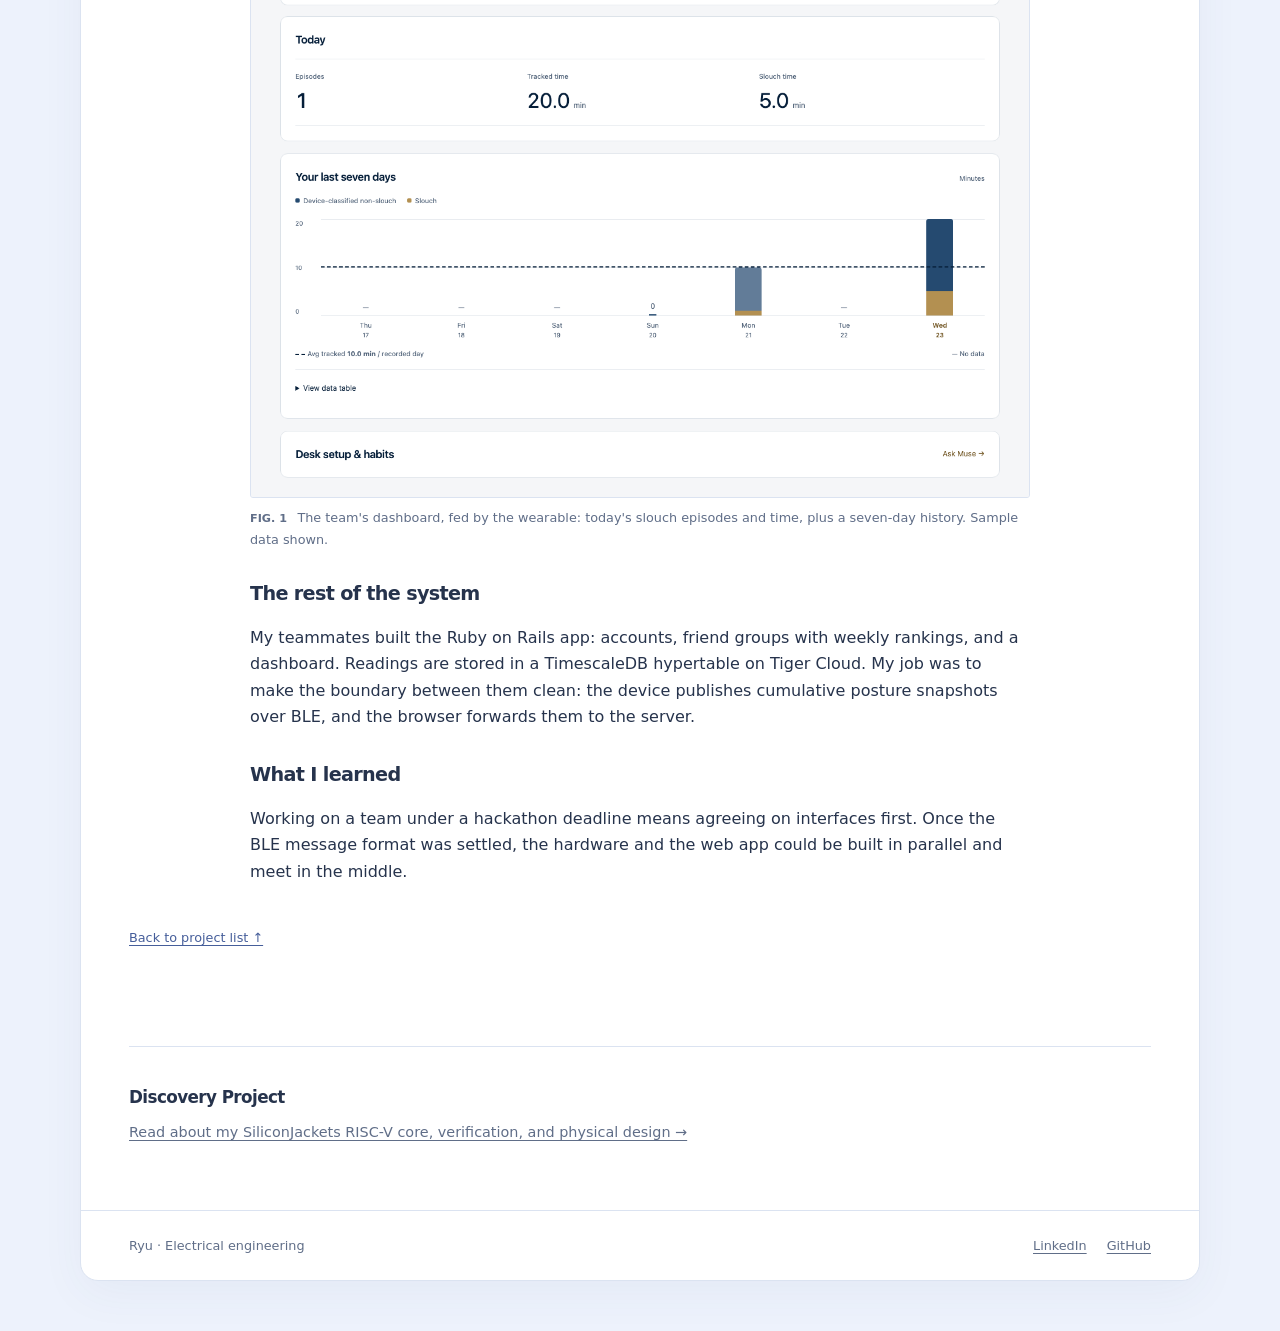
<file: projects.html>
<!doctype html>
<html lang="en">
<head>
  <meta charset="utf-8">
  <meta name="viewport" content="width=device-width, initial-scale=1">
  <title>Projects</title>
  <meta name="description" content="CPU, GPU simulation, 3D FPGA, and embedded-system write-ups together on one page.">
  <link rel="icon" href="assets/favicon.svg" type="image/svg+xml">
  <link rel="stylesheet" href="assets/site.5b1344ac5570.css">
</head>
<body class="site-page">
<a class="skip" href="#main">Skip to content</a>
<div class="site-shell">
<header class="welcome-header">
    <a class="welcome-brand" href="index.html?v=1045810b911e" aria-label="Ryu — Home"><span class="initial" aria-hidden="true">r.</span><span>Ryu<span class="brand-caption">Personal portfolio</span></span></a>
    <nav class="site-nav" aria-label="Main">
      <a href="index.html?v=1045810b911e">Home</a>
      <a href="projects.html?v=1045810b911e" aria-current="page">Projects</a>
      <a href="projects/discovery.html?v=1045810b911e">Discovery Project</a>
      <a href="about.html?v=1045810b911e">About</a>
      <a href="resume.html?v=1045810b911e">Résumé</a>
      <a href="goals.html?v=1045810b911e">Career goals</a>
    </nav>
  </header>
<main id="main" class="content-main project-collection">
<header class="page-head"><h1>Projects</h1><p class="lede">Design notes, results, and images from my work in digital hardware and simulation.</p></header>
<nav class="project-index" id="project-index" aria-label="Jump to project">
  <a href="#risc-cpu">RISC CPU</a>
  <a href="#gpu-logic-sim">GPU simulator</a>
  <a href="#layered-clb">3D FPGA</a>
  <a href="#pose">Wearable</a>
</nav>
<article class="project-writeup" id="risc-cpu" aria-labelledby="risc-cpu-title">
  <header class="project-heading">
    <p class="meta">SystemVerilog · Python · Tang Nano 9K</p>
    <div class="project-title-row"><h2 id="risc-cpu-title">16-bit pipelined RISC CPU</h2><a class="project-source" href="https://github.com/goshoryuken/pipelined-risc-cpu">Source on GitHub <span aria-hidden="true">→</span></a></div>
    <p class="project-overview">I designed my own instruction set, built a five-stage pipelined processor for it in
      SystemVerilog, wrote an assembler, and put it on a small FPGA board where it counts Fibonacci numbers
      until it overflows.</p>
  </header>
  <div class="project-story body">

      <figure>
        <img src="assets/img/cpu-hardware.png" alt="Tang Nano 9K FPGA wired on a breadboard to two illuminated seven-segment displays and a red LED" width="1650" height="936" loading="eager">
        <figcaption><b>FIG. 1</b> My CPU running on a Tang Nano 9K, connected to two TM1637 displays and an overflow LED.</figcaption>
      </figure>

      <h3>The design</h3>
      <figure>
        <img src="assets/img/cpu-pipeline.png" alt="Block diagram of the five pipeline stages IF, ID, EX, MEM, WB separated by pipeline registers, with a stall unit and a forwarding unit." width="1417" height="1100" loading="lazy">
        <figcaption><b>FIG. 2</b> The pipeline: fetch, decode, execute, memory, write-back, plus the stall and
          forwarding units that keep it correct.</figcaption>
      </figure>
      <p>The ISA has 12 instructions: ADD, SUB, AND, OR, XOR, NOT, shift left and right, LOAD, STORE, BEQ and
        HALT. A small Python assembler turns readable assembly into the hex the instruction memory loads.</p>
      <p>Pipelining means up to five instructions are in flight at once, which creates hazards. I handled
        three kinds:</p>
      <ul>
        <li><strong>Data hazards.</strong> A forwarding unit spots when an instruction needs a result still
          sitting in the EX/MEM or MEM/WB register and routes it straight into the ALU inputs.</li>
        <li><strong>Load-use hazards.</strong> When a value is needed the cycle after it's loaded, forwarding
          can't help, so the pipeline stalls for one cycle: PC and IF/ID freeze, ID/EX is zeroed.</li>
        <li><strong>Branches.</strong> BEQ resolves in EX, so two wrong instructions have already been fetched
          when a branch is taken. They're flushed, at a 2-cycle penalty.</li>
      </ul>

      <figure>
        <img src="assets/img/cpu-gtkwave.png" alt="GTKWave waveform of the CPU testbench showing pipeline signals." width="1363" height="521" loading="lazy">
        <figcaption><b>FIG. 3</b> Testbench run in Icarus Verilog, viewed in GTKWave.</figcaption>
      </figure>

      <h3>On real hardware</h3>
      <p>The CPU runs on a Gowin Tang Nano 9K on a divided clock (about 1.6 Hz) so you can watch each value
        appear. A double-dabble converter turns the 16-bit result into five BCD digits, and a driver I wrote
        for the TM1637's two-wire serial protocol (start/stop, byte transfer, ACK, brightness) puts them on two
        4-digit seven-segment displays. After 46,368 the next Fibonacci number doesn't fit in 16 bits, and a
        red LED lights up to show the overflow.</p>
      <p><a href="https://github.com/goshoryuken/pipelined-risc-cpu#demo">Watch the demo video on GitHub →</a></p>

      <h3>What broke on the way</h3>
      <p>Simulation passing turned out to be the easy part:</p>
      <ul>
        <li><strong>Garbage in memory.</strong> I'd initialized memory with an <code>initial</code> block, which
          simulators honor and the FPGA silently ignores. Replaced it with a synchronous reset.</li>
        <li><strong>Synthesis crash.</strong> The data memory used the full 16-bit address for a 256-entry
          array, so the tool tried to build a 65,536-way mux. Slicing the address to 8 bits fixed it.</li>
        <li><strong>Reset stuck on.</strong> The board's button is active-low; my CPU expected active-high.</li>
      </ul>

      <h3>Next steps</h3>
      <p>This CPU later became
        the benchmark circuit for my <a href="#gpu-logic-sim">GPU logic simulator</a>. Next on its roadmap
        are an instruction cache and a proper class-based, constrained-random testbench.</p></div>
  <a class="back-to-projects" href="#project-index">Back to project list ↑</a>
</article>
<article class="project-writeup" id="gpu-logic-sim" aria-labelledby="gpu-logic-sim-title">
  <header class="project-heading">
    <p class="meta">CUDA · C++ · Yosys</p>
    <div class="project-title-row"><h2 id="gpu-logic-sim-title">GPU logic simulator</h2><a class="project-source" href="https://github.com/goshoryuken/gpu-logic-sim">Source on GitHub <span aria-hidden="true">→</span></a></div>
    <p class="project-overview">A CUDA gate-level simulator for a 20,170-gate CPU netlist. Replacing per-level kernel launches with one persistent kernel reduced GPU runtime from 53.2 to 11.3 seconds at 100,000 cycles.</p>
  </header>
  <div class="project-story body">

      <h3>The idea</h3>
      <p>Gate-level simulation evaluates every logic gate in a circuit, every clock cycle. Inside one
        "level" of logic, no gate depends on another, so in principle they can all be evaluated at the same
        time. I wanted to find out how much that parallelism is actually worth on real hardware, using a real
        circuit: the <a href="#risc-cpu">16-bit pipelined CPU</a> I'd built the semester before.</p>

      <h3>How it works</h3>
      <figure>
        <img src="assets/img/gpusim-arch.png" alt="Flow diagram: Verilog goes through Yosys, a parser and a levelizer, then to either a CPU simulator or a GPU simulator using flat arrays, and out to VCD results." width="1027" height="1156" loading="lazy">
        <figcaption><b>FIG. 1</b> The simulator pipeline, from SystemVerilog to waveform.</figcaption>
      </figure>
      <ol class="flow">
        <li><strong>Synthesize</strong><span>Yosys flattens the CPU into single-bit gate primitives: 20,170 gates and 8,676 flip-flops.</span></li>
        <li><strong>Parse</strong><span>A C++ parser reads the structural netlist into gate and wire data structures.</span></li>
        <li><strong>Levelize</strong><span>Kahn's algorithm assigns every gate a dependency level, so no gate is evaluated before its inputs are ready.</span></li>
        <li><strong>Flatten for the GPU</strong><span>The netlist becomes plain integer arrays (gate types, input IDs, output IDs, offsets, signal values) so GPU threads read memory in a predictable pattern.</span></li>
        <li><strong>Simulate and dump</strong><span>The CPU or GPU runs the cycles; results go to a VCD file I inspect in GTKWave.</span></li>
      </ol>

      <h3>Why the GPU lost, then won</h3>
      <p>Version 1 launched one CUDA kernel per logic level, per cycle: about 500,000 kernel launches for
        10,000 cycles. Each launch only had a few hundred gates of work, so the GPU spent its time being
        scheduled instead of computing.</p>
      <p>Version 2 launches <em>one</em> persistent kernel for the whole simulation. Threads use
        grid-stride loops to cover any number of gates per level, and synchronize between levels on the
        device with Cooperative Groups (<code>grid.sync()</code>) instead of returning to the host. That cut
        GPU runtime by 4.7× and made it about 2× faster than the CPU at 100,000 cycles.</p>

      <figure>
        <img src="assets/img/gpusim-benchmark.svg" alt="Log-log chart of runtime vs cycles. GPU v1 is slowest at every size. GPU v2 overtakes the CPU around 500 cycles and is about twice as fast at 100,000 cycles." width="740" height="340" loading="lazy">
        <figcaption><b>FIG. 2</b> Runtime on a Ryzen 5 7600X and RTX 3060 Ti. At 100,000 cycles: CPU 23.3 s,
          GPU v1 53.2 s, GPU v2 11.3 s. Below ~500 cycles the one-time setup cost still makes the CPU faster.</figcaption>
      </figure>

      <h3>The bug that only showed up on the GPU</h3>
      <p>For a while the GPU gave slightly different answers from run to run. The cause wasn't in my CUDA
        code at all. When Yosys flattens submodules, internal wires in different modules can end up with the
        same auto-generated name, which silently creates nets with more than one driver. On the CPU the
        evaluation order happened to hide it; on the GPU, which thread wrote last changed every run. Adding a
        Yosys <code>autoname</code> pass after all the other transformations fixed it, and I verified a
        bit-exact match between CPU and GPU on every signal's final state.</p>

      <figure>
        <img src="assets/img/gpusim-gtkwave.png" alt="GTKWave waveform output from the simulator." width="2256" height="649" loading="lazy">
        <figcaption><b>FIG. 3</b> Simulator output in GTKWave.</figcaption>
      </figure>

      <h3>Limits of the result</h3>

      <p>Speedup depends on how wide the circuit is, not just how big it is: a narrow, deep circuit can't
        keep the GPU busy. And nondeterminism is a symptom, not a bug report; the real problem was upstream,
        in the netlist.</p></div>
  <a class="back-to-projects" href="#project-index">Back to project list ↑</a>
</article>
<article class="project-writeup" id="layered-clb" aria-labelledby="layered-clb-title">
  <header class="project-heading">
    <p class="meta">Sharc Lab · VTR · OpenFPGA · OpenROAD</p>
    <div class="project-title-row"><h2 id="layered-clb-title">Two-layer FPGA logic block</h2><span class="project-access">Research code is private</span></div>
    <p class="project-overview">I extended the open-source VTR toolchain so a single
      configurable logic block can split its logic across two stacked dies, and checked the result all the
      way down to a programmed, simulated fabric.</p>
  </header>
  <div class="project-story body">

      <figure>
        <img src="assets/img/clb-two-layer.svg" alt="Exploded view of one CLB split over two layers: FLEs 5 to 9 on layer 1, FLEs 0 to 4 plus the crossbar and all external pins on layer 0." width="800" height="352" loading="lazy">
        <figcaption><b>FIG. 1</b> The prototype CLB. Ten logic elements (FLEs) are split five and five across two
          layers. All external pins stay on the bottom "anchor" layer; signals reach the upper layer only
          through links inside the block.</figcaption>
      </figure>

      <h3>The problem</h3>
      <p>An FPGA is a grid of configurable logic blocks (CLBs) connected by programmable wiring. Every
        tool in the open-source flow, VTR included, assumes that each block sits on exactly one layer of
        silicon. That assumption breaks as soon as you stack dies. In a 3D FPGA the most interesting
        designs put part of a block on one die and part on another, so that short vertical links replace
        long horizontal wires.</p>
      <p>Before you can measure whether that helps, the CAD tools have to be able to describe such a
        block, pack a circuit into it, place it, route it, time it, and generate hardware for it. When I
        started, none of those steps knew what a split block was.</p>

      <h3>The approach</h3>
      <p>I added two attributes to VTR's architecture description. A tile can declare how many layers it
        occupies, and any internal block can list a layer offset for each of its instances:</p>
<pre><code>&lt;tile name="clb" layer_span="2"&gt;
&lt;pb_type name="fle" num_pb="10"
         instance_layer_offsets="0 0 0 0 0 1 1 1 1 1"&gt;</code></pre>
      <p>Offsets are relative to the parent, not absolute. A logic element's layer is the sum of the
        offsets on the path up to the CLB, plus the layer where the CLB was placed. That keeps the block's
        internal shape the same wherever it is reused, and it meant I never had to store absolute layers in
        VTR's shared block graph, which every placed CLB points to.</p>
      <p>From there the work was making each stage of the flow respect the new geometry:</p>
      <ul>
        <li><strong>Parsing and validation.</strong> Reject offsets that don't fit inside the span, in every
          operating mode of the block, not just the default one.</li>
        <li><strong>Device grid.</strong> Reserve the cell above each spanning tile, and reject overlaps or
          tiles that stick out the top of the device.</li>
        <li><strong>Placement.</strong> Only choose legal anchor layers, and never place onto a reserved cell.</li>
        <li><strong>Timing.</strong> An optional per-crossing delay is added to every internal connection
          that changes layers.</li>
        <li><strong>Output.</strong> After routing, report which layer every LUT and internal connection
          landed on, and tag the post-route netlist with those layers.</li>
      </ul>
      <p>I also patched OpenFPGA, which turns a VTR architecture into real Verilog for the fabric, so that
        every generated logic element carries its layer as an attribute that a physical-design tool can
        read later.</p>

      <h3>Proving it works</h3>
      <p>"VPR didn't crash" is not evidence. I set up checks that each answer a different question:</p>
      <ol class="flow">
        <li><strong>Unit tests</strong><span>Offset parsing, bounds, placement legality and utilization counting.</span></li>
        <li><strong>24 full VPR runs</strong><span>Including cases that must fail: overlapping tiles, spans that are too short, occupied anchors, pins on the upper layer.</span></li>
        <li><strong>Post-route netlist simulation</strong><span>Every one of 64 input vectors checked on all 10 outputs against a reference model.</span></li>
        <li><strong>Generated fabric</strong><span>OpenFPGA builds the fabric and a 9,316-bit bitstream; the configured fabric is simulated against the same 64 vectors.</span></li>
        <li><strong>Negative control</strong><span>I deliberately swap two outputs and confirm both simulations catch it, so a pass actually means something.</span></li>
      </ol>

      <figure>
        <img src="assets/img/timing-crossing.svg" alt="Bar chart: critical path is 4.28 ns with no crossing delay and 6.28 ns with a 1 ns delay per crossing." width="740" height="196" loading="lazy">
        <figcaption><b>FIG. 2</b> Timing hook. With an illustrative 1&nbsp;ns cost per layer crossing, the critical
          path grows by exactly 2&nbsp;ns, because it crosses between layers twice. The delay value is a
          placeholder, not a measured vertical-link model.</figcaption>
      </figure>

      <h3>The outcome</h3>
      <div class="table-wrap">
        <table>
          <thead><tr><th>Check</th><th>Result</th></tr></thead>
          <tbody>
            <tr><td>Unit tests</td><td>All pass</td></tr>
            <tr><td>VPR suite</td><td class="num">24 / 24</td></tr>
            <tr><td>Packing</td><td>10 LUTs in one CLB, 5 per layer, two stacked cells</td></tr>
            <tr><td>Netlist simulation</td><td class="num">64 vectors × 10 outputs ✓</td></tr>
            <tr><td>Bitstream</td><td class="num">9,316 config bits</td></tr>
            <tr><td>Configured fabric</td><td class="num">64 vectors × 10 outputs ✓</td></tr>
            <tr><td>Planted output swap</td><td>Caught by both simulations</td></tr>
          </tbody>
        </table>
      </div>
      <p>Past the CAD changes, I took the generated CLB on its own and kept pushing: programming it through
        its 1,700-bit configuration chain, assigning every internal component to layer 0 or 1, synthesizing
        it to the Nangate45 cell library, and running a single-die OpenROAD place-and-route as a baseline.
        A 44-case functional simulation suite checks the RTL, the synthesized netlist and the post-route
        netlist against each other. That surfaced real findings, like flip-flop models that react to reset edges while the library cell is
        level-sensitive, and a clock input with no loads.</p>

      <h3>Fixing the framework underneath</h3>
      <p>My work builds on LaZagna, an open-source 3D FPGA framework that won Best Paper at ICCAD 2025.
        Along the way I found that its RTL generation failed for 3 of its 6 architecture types, and traced
        it to an interlayer port declared 88 bits wide on one side and 86 on the other. I also fixed a build
        failure that hit anyone starting from a clean clone.</p>

      <h3>What I learned</h3>
      <p class="callout">The hard part of a research tool isn't the feature. It's knowing when you can trust the answer.</p>
      <p>Most of my time went into negative tests and controls, not the feature itself. I also learned to
        read and change a large C++ codebase I didn't write, to be honest about limits in writing (the
        crossing delay is illustrative, upper-layer pins aren't supported yet), and to explain a design
        clearly enough that someone else can pick it up.</p>

      <h3>Next steps</h3>
      <ul>
        <li>Pins on the upper layer and vertical routing between tiles.</li>
        <li>Real vertical-link parameters (pitch, resistance, capacitance, drivers) instead of a placeholder delay.</li>
        <li>A physical-design flow that actually reads the layer attributes.</li>
      </ul></div>
  <a class="back-to-projects" href="#project-index">Back to project list ↑</a>
</article>
<article class="project-writeup" id="pose" aria-labelledby="pose-title">
  <header class="project-heading">
    <p class="meta">C++ · ESP32 · BLE</p>
    <div class="project-title-row"><h2 id="pose-title">Posture-tracking wearable</h2><a class="project-source" href="https://github.com/Keipydesu/buzzbuzzlovers">Source on GitHub <span aria-hidden="true">→</span></a></div>
    <p class="project-overview">A four-person hackathon build: a small ESP32 wearable that detects slouching on-device
      and syncs to a web dashboard. I owned the
      hardware and firmware.</p>
  </header>
  <div class="project-story body">

      <h3>The problem</h3>
      <p>Long study sessions make it easy to stop noticing how you sit. We wanted something that would give
        students measurable feedback about their posture and small, encouraging goals, without being a medical
        device.</p>

      <h3>My part: the device</h3>
      <p>The wearable is an ESP32 with a BNO055 orientation sensor (IMU), read over I²C. All posture
        classification happens on the device; only the results go over Bluetooth Low Energy to the browser, so
        the web app never has to interpret raw sensor data.</p>
      <ul>
        <li><strong>Calibration.</strong> Press a button while sitting upright, and that becomes your personal
          baseline. Everything after is measured relative to it.</li>
        <li><strong>Angle wraparound.</strong> Orientation angles jump from +180° to −180°. Without handling
          that, turning slightly could look like a huge lean.</li>
        <li><strong>Persistence window.</strong> Reaching for a coffee isn't slouching. A lean only counts
          after 10 continuous seconds, and you have to be upright for 3 seconds before it resets.</li>
        <li><strong>Timing that doesn't break.</strong> Elapsed times use unsigned subtraction, so they stay
          correct even when the ESP32's millisecond counter wraps around.</li>
      </ul>

      <figure>
        <img src="assets/img/pose-dashboard.png" alt="The pose web dashboard: today's episodes, tracked time and slouch time, and a seven-day bar chart." width="1280" height="1018" loading="lazy">
        <figcaption><b>FIG. 1</b> The team's dashboard, fed by the wearable: today's slouch episodes and time,
          plus a seven-day history. Sample data shown.</figcaption>
      </figure>

      <h3>The rest of the system</h3>
      <p>My teammates built the Ruby on Rails app: accounts, friend groups with weekly rankings, and a
        dashboard. Readings are stored in a TimescaleDB hypertable on Tiger Cloud. My job was to make the boundary between them clean: the device publishes cumulative
        posture snapshots over BLE, and the browser forwards them to the server.</p>

      <h3>What I learned</h3>
      <p>Working on a team under a hackathon deadline means agreeing on interfaces first. Once the BLE message format
        was settled, the hardware and the web app could be built in parallel and meet in the middle.
        </p></div>
  <a class="back-to-projects" href="#project-index">Back to project list ↑</a>
</article>
<section class="discovery-note" id="discovery"><h2>Discovery Project</h2><p><a href="projects/discovery.html?v=1045810b911e">Read about my SiliconJackets RISC-V core, verification, and physical design →</a></p></section>
</main>
<footer class="site-footer"><span>Ryu · Electrical engineering</span><nav aria-label="Social links"><a href="https://www.linkedin.com/in/ryutran">LinkedIn</a><a href="https://github.com/goshoryuken">GitHub</a></nav></footer>
</div>
</body>
</html>
</file>
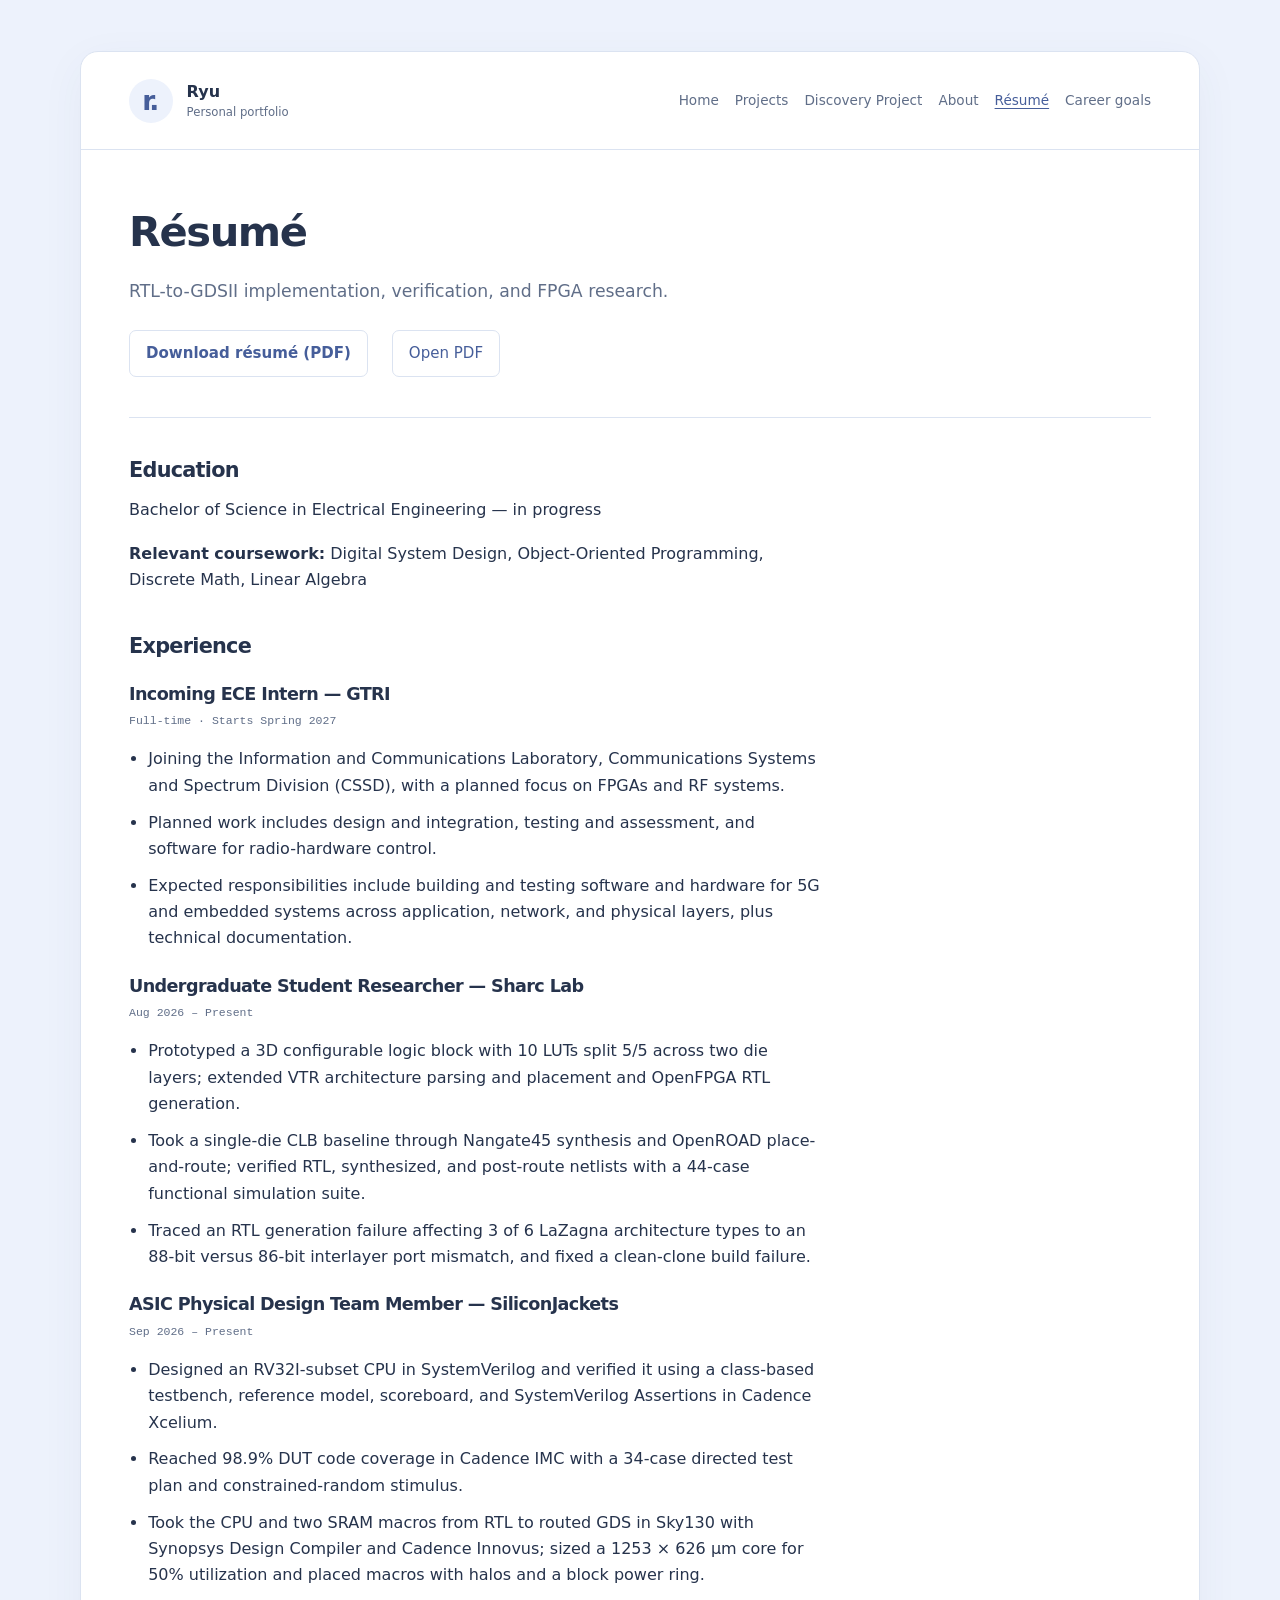
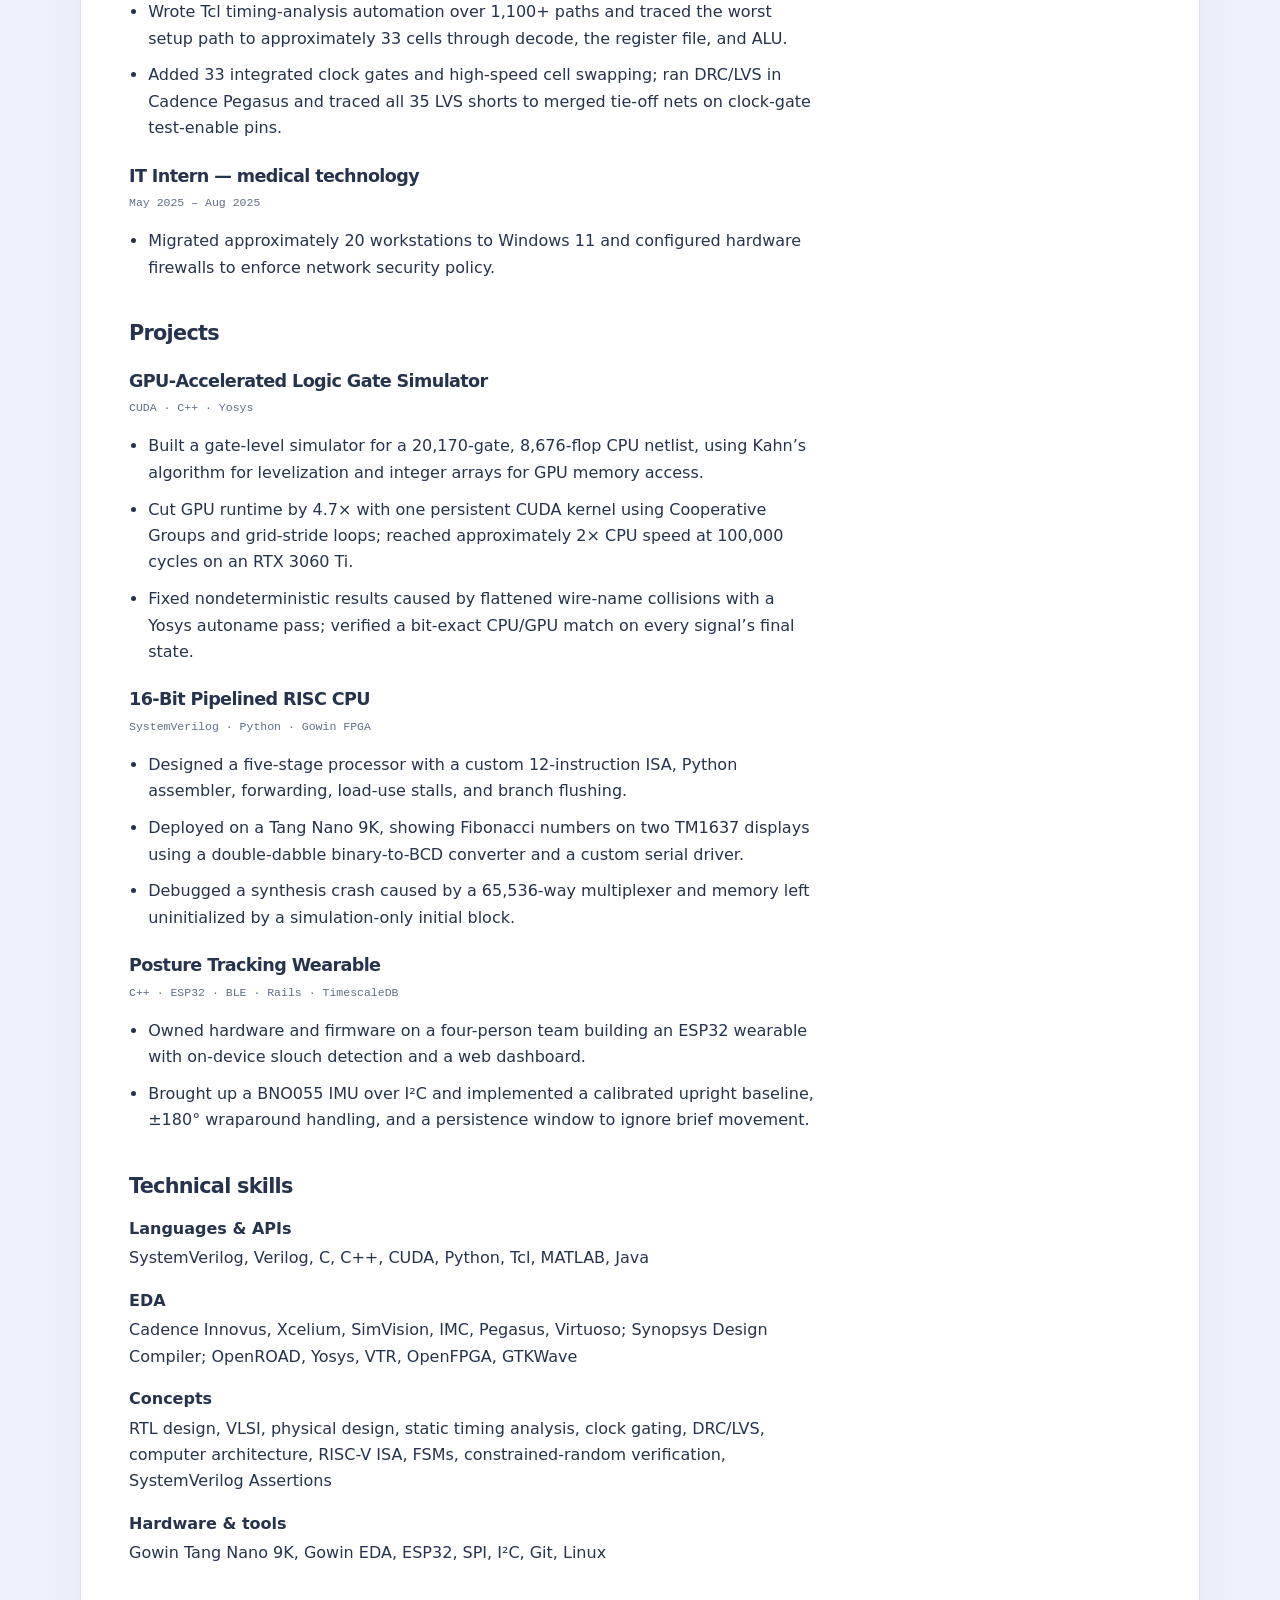
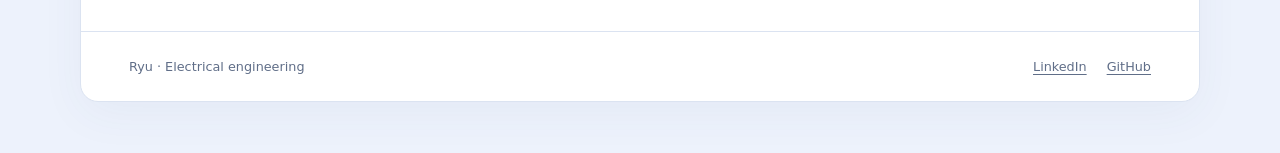
<file: resume.html>
<!doctype html>
<html lang="en">
<head>
  <meta charset="utf-8">
  <meta name="viewport" content="width=device-width, initial-scale=1">
  <title>Résumé — Hardware & software</title>
  <meta name="description" content="Experience, education, projects, and technical skills, with a downloadable résumé.">
  <link rel="icon" href="assets/favicon.svg" type="image/svg+xml">
  <link rel="stylesheet" href="assets/site.5b1344ac5570.css">
</head>
<body class="site-page">
<a class="skip" href="#main">Skip to content</a>
<div class="site-shell">
<header class="welcome-header">
    <a class="welcome-brand" href="index.html?v=1045810b911e" aria-label="Ryu — Home"><span class="initial" aria-hidden="true">r.</span><span>Ryu<span class="brand-caption">Personal portfolio</span></span></a>
    <nav class="site-nav" aria-label="Main">
      <a href="index.html?v=1045810b911e">Home</a>
      <a href="projects.html?v=1045810b911e">Projects</a>
      <a href="projects/discovery.html?v=1045810b911e">Discovery Project</a>
      <a href="about.html?v=1045810b911e">About</a>
      <a href="resume.html?v=1045810b911e" aria-current="page">Résumé</a>
      <a href="goals.html?v=1045810b911e">Career goals</a>
    </nav>
  </header>
<main id="main" class="content-main"><header class="page-head"><h1>Résumé</h1><p class="lede">RTL-to-GDSII implementation, verification, and FPGA research.</p><div class="resume-actions"><a class="read-link" href="assets/resume.pdf" download="Engineering_Resume.pdf">Download résumé (PDF)</a><a href="assets/resume.pdf">Open PDF</a></div></header>
<div class="prose resume-body"><section><h2>Education</h2><p>Bachelor of Science in Electrical Engineering — in progress</p><p><strong>Relevant coursework:</strong> Digital System Design, Object-Oriented Programming, Discrete Math, Linear Algebra</p></section><section><h2>Experience</h2><section class="resume-entry"><h3>Incoming ECE Intern — GTRI</h3><p class="meta">Full-time · Starts Spring 2027</p><ul><li>Joining the Information and Communications Laboratory, Communications Systems and Spectrum Division (CSSD), with a planned focus on FPGAs and RF systems.</li><li>Planned work includes design and integration, testing and assessment, and software for radio-hardware control.</li><li>Expected responsibilities include building and testing software and hardware for 5G and embedded systems across application, network, and physical layers, plus technical documentation.</li></ul></section><section class="resume-entry"><h3>Undergraduate Student Researcher — Sharc Lab</h3><p class="meta">Aug 2026 – Present</p><ul><li>Prototyped a 3D configurable logic block with 10 LUTs split 5/5 across two die layers; extended VTR architecture parsing and placement and OpenFPGA RTL generation.</li><li>Took a single-die CLB baseline through Nangate45 synthesis and OpenROAD place-and-route; verified RTL, synthesized, and post-route netlists with a 44-case functional simulation suite.</li><li>Traced an RTL generation failure affecting 3 of 6 LaZagna architecture types to an 88-bit versus 86-bit interlayer port mismatch, and fixed a clean-clone build failure.</li></ul></section><section class="resume-entry"><h3>ASIC Physical Design Team Member — SiliconJackets</h3><p class="meta">Sep 2026 – Present</p><ul><li>Designed an RV32I-subset CPU in SystemVerilog and verified it using a class-based testbench, reference model, scoreboard, and SystemVerilog Assertions in Cadence Xcelium.</li><li>Reached 98.9% DUT code coverage in Cadence IMC with a 34-case directed test plan and constrained-random stimulus.</li><li>Took the CPU and two SRAM macros from RTL to routed GDS in Sky130 with Synopsys Design Compiler and Cadence Innovus; sized a 1253 × 626 µm core for 50% utilization and placed macros with halos and a block power ring.</li><li>Wrote Tcl timing-analysis automation over 1,100+ paths and traced the worst setup path to approximately 33 cells through decode, the register file, and ALU.</li><li>Added 33 integrated clock gates and high-speed cell swapping; ran DRC/LVS in Cadence Pegasus and traced all 35 LVS shorts to merged tie-off nets on clock-gate test-enable pins.</li></ul></section><section class="resume-entry"><h3>IT Intern — medical technology</h3><p class="meta">May 2025 – Aug 2025</p><ul><li>Migrated approximately 20 workstations to Windows 11 and configured hardware firewalls to enforce network security policy.</li></ul></section></section><section><h2>Projects</h2><section class="resume-entry"><h3>GPU-Accelerated Logic Gate Simulator</h3><p class="meta">CUDA · C++ · Yosys</p><ul><li>Built a gate-level simulator for a 20,170-gate, 8,676-flop CPU netlist, using Kahn’s algorithm for levelization and integer arrays for GPU memory access.</li><li>Cut GPU runtime by 4.7× with one persistent CUDA kernel using Cooperative Groups and grid-stride loops; reached approximately 2× CPU speed at 100,000 cycles on an RTX 3060 Ti.</li><li>Fixed nondeterministic results caused by flattened wire-name collisions with a Yosys autoname pass; verified a bit-exact CPU/GPU match on every signal’s final state.</li></ul></section><section class="resume-entry"><h3>16-Bit Pipelined RISC CPU</h3><p class="meta">SystemVerilog · Python · Gowin FPGA</p><ul><li>Designed a five-stage processor with a custom 12-instruction ISA, Python assembler, forwarding, load-use stalls, and branch flushing.</li><li>Deployed on a Tang Nano 9K, showing Fibonacci numbers on two TM1637 displays using a double-dabble binary-to-BCD converter and a custom serial driver.</li><li>Debugged a synthesis crash caused by a 65,536-way multiplexer and memory left uninitialized by a simulation-only initial block.</li></ul></section><section class="resume-entry"><h3>Posture Tracking Wearable</h3><p class="meta">C++ · ESP32 · BLE · Rails · TimescaleDB</p><ul><li>Owned hardware and firmware on a four-person team building an ESP32 wearable with on-device slouch detection and a web dashboard.</li><li>Brought up a BNO055 IMU over I²C and implemented a calibrated upright baseline, ±180° wraparound handling, and a persistence window to ignore brief movement.</li></ul></section></section><section><h2>Technical skills</h2><dl class="resume-skills"><dt>Languages &amp; APIs</dt><dd>SystemVerilog, Verilog, C, C++, CUDA, Python, Tcl, MATLAB, Java</dd><dt>EDA</dt><dd>Cadence Innovus, Xcelium, SimVision, IMC, Pegasus, Virtuoso; Synopsys Design Compiler; OpenROAD, Yosys, VTR, OpenFPGA, GTKWave</dd><dt>Concepts</dt><dd>RTL design, VLSI, physical design, static timing analysis, clock gating, DRC/LVS, computer architecture, RISC-V ISA, FSMs, constrained-random verification, SystemVerilog Assertions</dd><dt>Hardware &amp; tools</dt><dd>Gowin Tang Nano 9K, Gowin EDA, ESP32, SPI, I²C, Git, Linux</dd></dl></section></div></main>
<footer class="site-footer"><span>Ryu · Electrical engineering</span><nav aria-label="Social links"><a href="https://www.linkedin.com/in/ryutran">LinkedIn</a><a href="https://github.com/goshoryuken">GitHub</a></nav></footer>
</div>
</body>
</html>
</file>
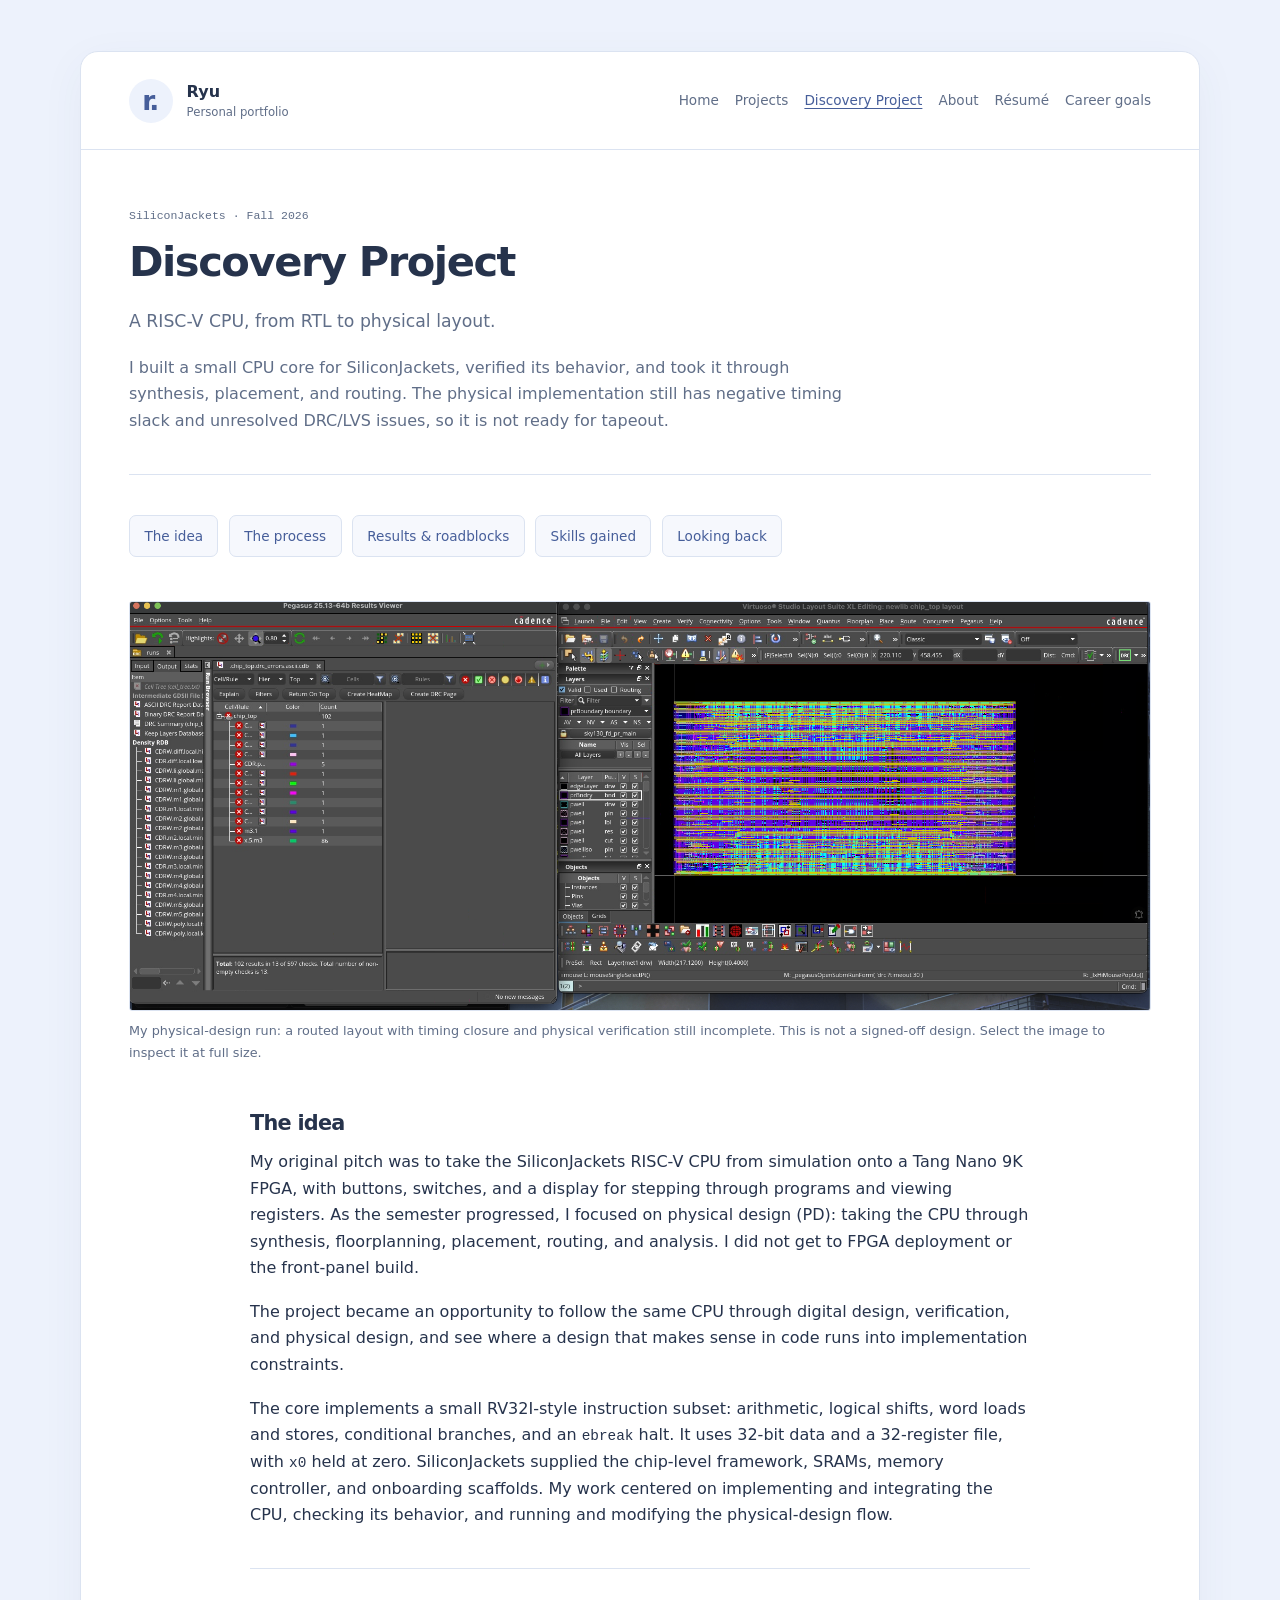
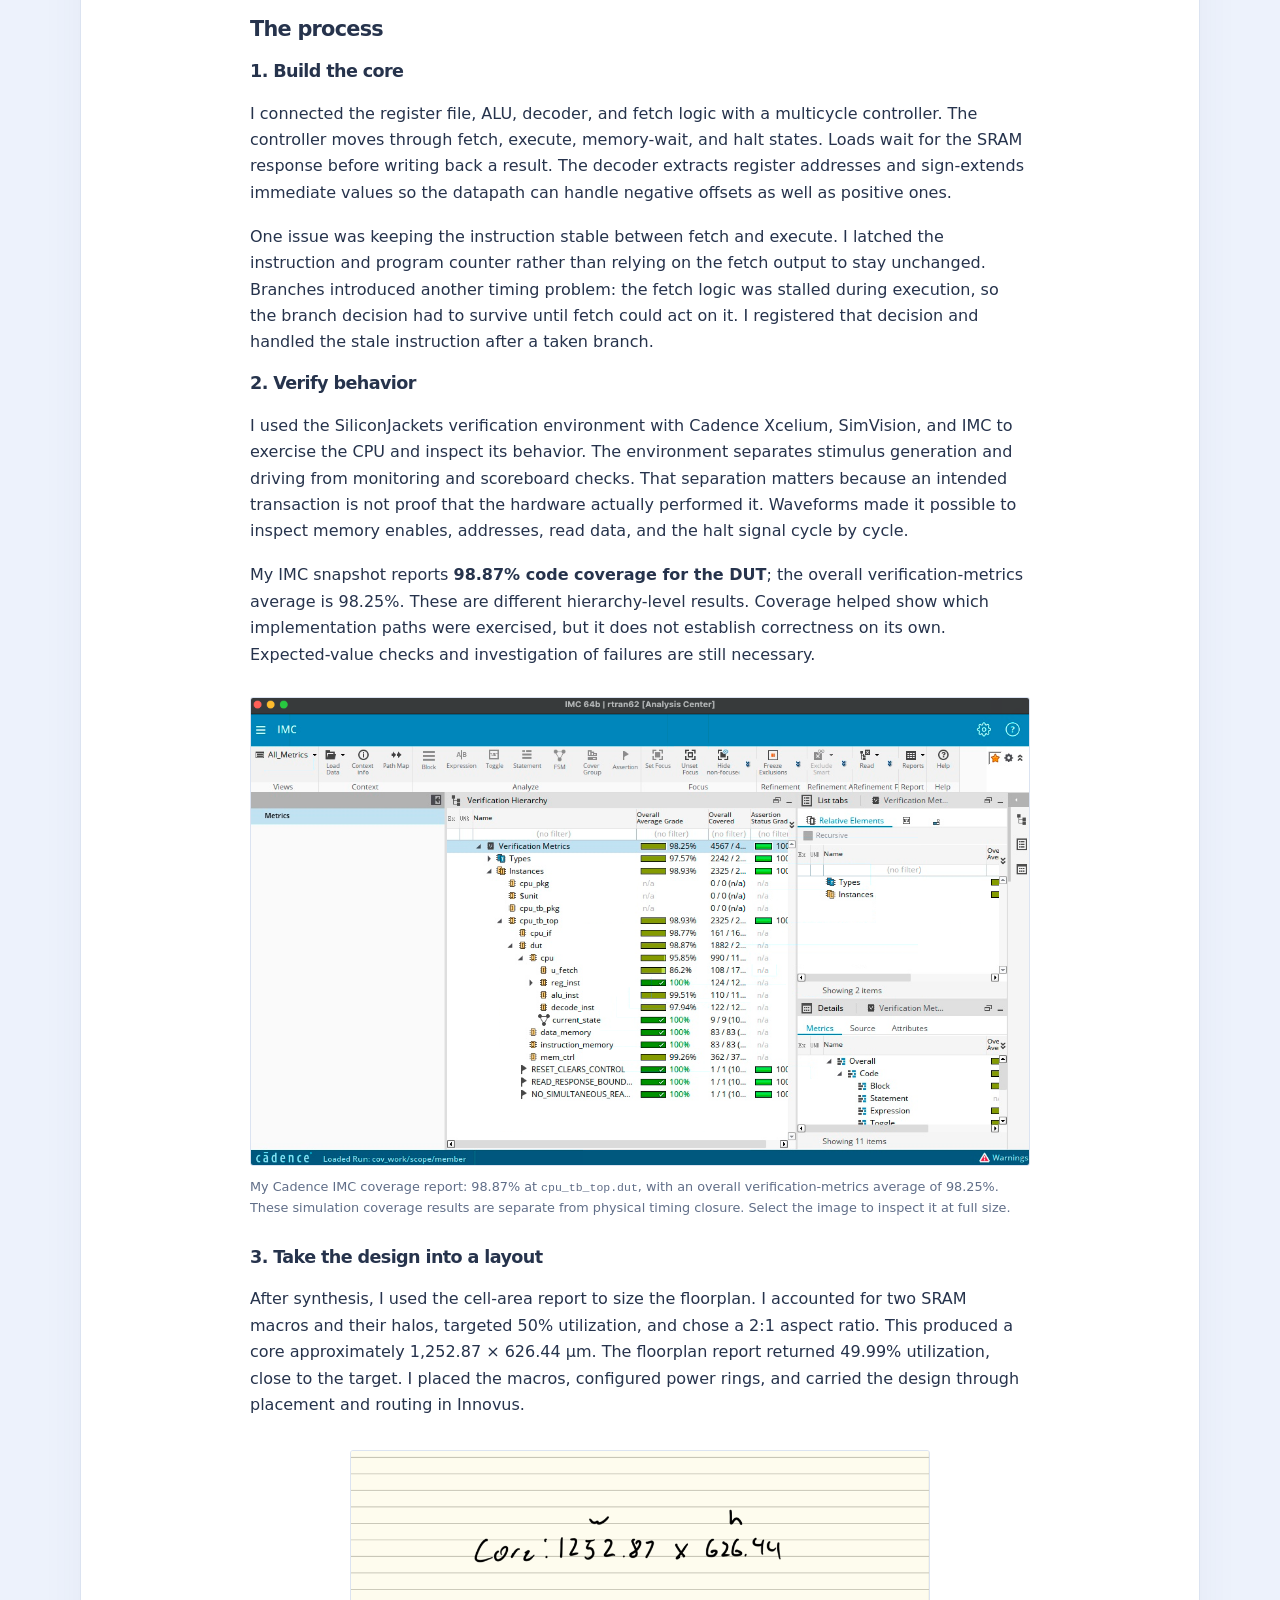
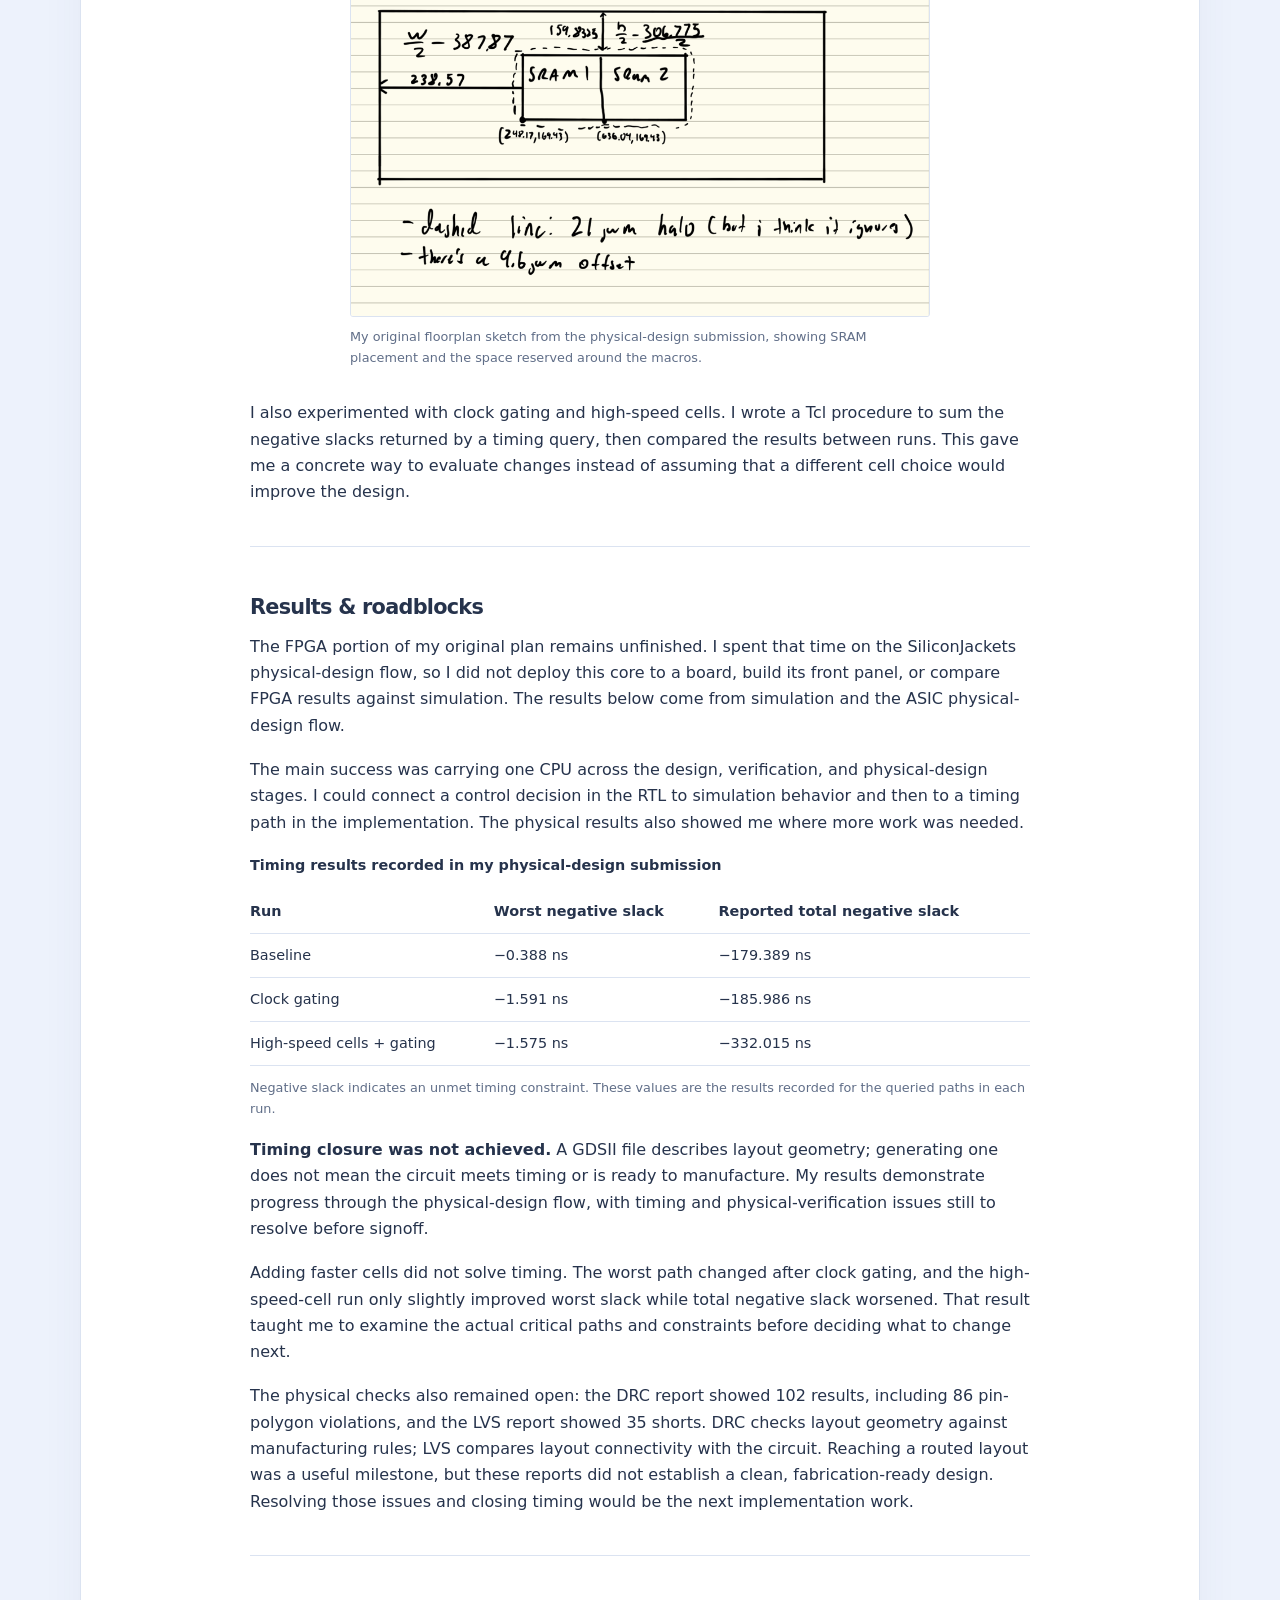
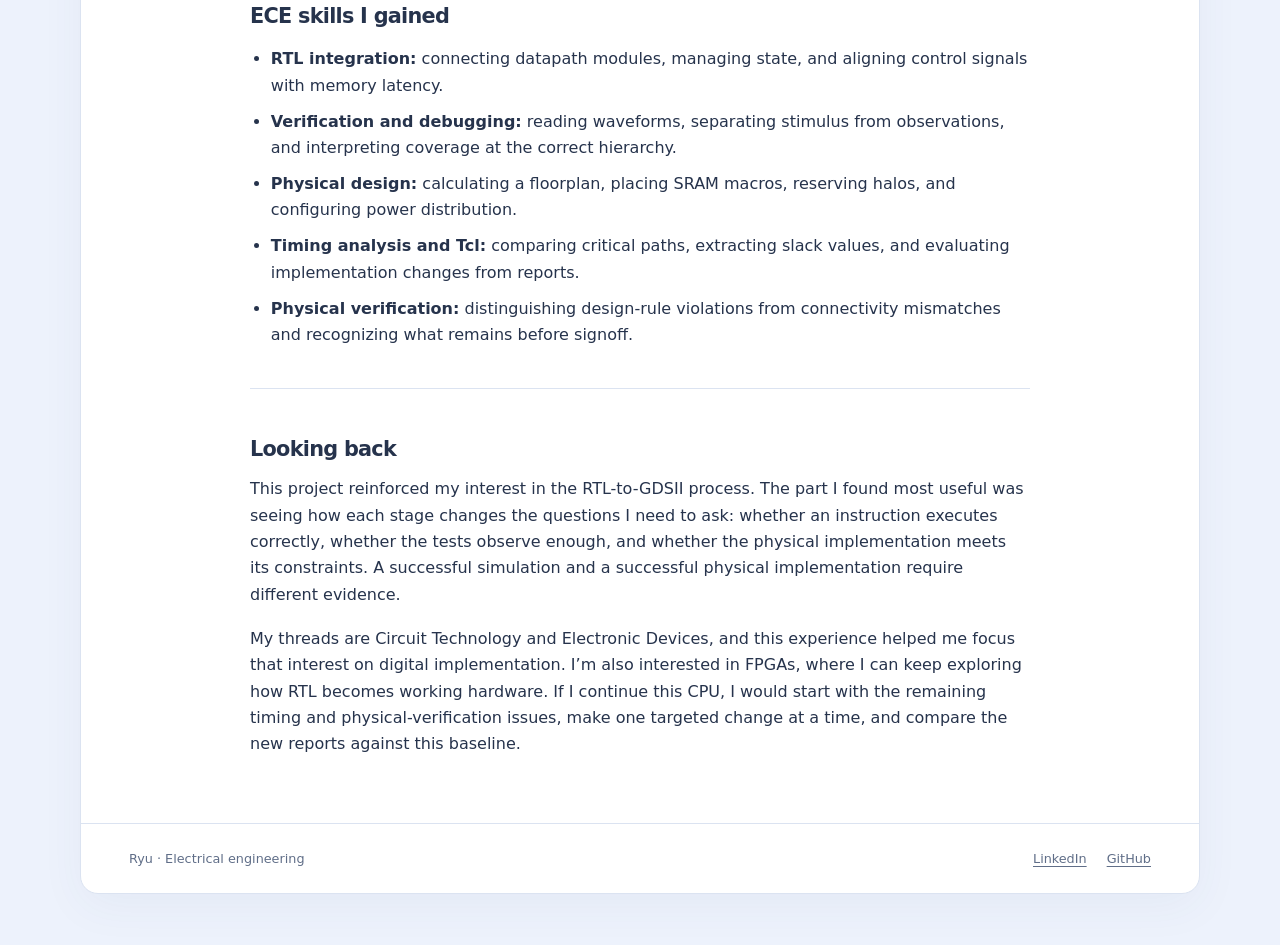
<file: projects/discovery.html>
<!doctype html>
<html lang="en">
<head>
  <meta charset="utf-8">
  <meta name="viewport" content="width=device-width, initial-scale=1">
  <title>Discovery Project — Ryu</title>
  <meta name="description" content="My SiliconJackets RISC-V CPU project: RTL design, verification, place and route, and lessons from the RTL-to-GDSII flow.">
  <link rel="icon" href="../assets/favicon.svg" type="image/svg+xml">
  <link rel="stylesheet" href="../assets/site.5b1344ac5570.css">
</head>
<body class="site-page">
<a class="skip" href="#main">Skip to content</a>
<div class="site-shell">
<header class="welcome-header">
    <a class="welcome-brand" href="../index.html?v=1045810b911e" aria-label="Ryu — Home"><span class="initial" aria-hidden="true">r.</span><span>Ryu<span class="brand-caption">Personal portfolio</span></span></a>
    <nav class="site-nav" aria-label="Main">
      <a href="../index.html?v=1045810b911e">Home</a>
      <a href="../projects.html?v=1045810b911e">Projects</a>
      <a href="../projects/discovery.html?v=1045810b911e" aria-current="page">Discovery Project</a>
      <a href="../about.html?v=1045810b911e">About</a>
      <a href="../resume.html?v=1045810b911e">Résumé</a>
      <a href="../goals.html?v=1045810b911e">Career goals</a>
    </nav>
  </header>
<main id="main" class="content-main discovery-page">
  <header class="page-head">
    <p class="meta">SiliconJackets · Fall 2026</p>
    <h1>Discovery Project</h1>
    <p class="lede">A RISC-V CPU, from RTL to physical layout.</p>
    <p class="discovery-summary">I built a small CPU core for SiliconJackets, verified its behavior, and took it through synthesis, placement, and routing. The physical implementation still has negative timing slack and unresolved DRC/LVS issues, so it is not ready for tapeout.</p>
  </header>
  <nav class="project-index" aria-label="Discovery Project sections">
    <a href="#idea">The idea</a><a href="#process">The process</a><a href="#results">Results &amp; roadblocks</a><a href="#skills">Skills gained</a><a href="#reflection">Looking back</a>
  </nav>
  <figure class="discovery-hero">
    <a href="../assets/img/discovery-layout.png" aria-label="Open my routed layout and design-rule report at full size"><img src="../assets/img/discovery-layout.png" alt="My routed CPU layout in Cadence Virtuoso beside the Pegasus design-rule report, which lists 102 results" width="1919" height="767"></a>
    <figcaption>My physical-design run: a routed layout with timing closure and physical verification still incomplete. This is not a signed-off design. Select the image to inspect it at full size.</figcaption>
  </figure>
  <div class="discovery-story body">
    <section id="idea">
      <h2>The idea</h2>
      <p>My original pitch was to take the SiliconJackets RISC-V CPU from simulation onto a Tang Nano 9K FPGA, with buttons, switches, and a display for stepping through programs and viewing registers. As the semester progressed, I focused on physical design (PD): taking the CPU through synthesis, floorplanning, placement, routing, and analysis. I did not get to FPGA deployment or the front-panel build.</p>
      <p>The project became an opportunity to follow the same CPU through digital design, verification, and physical design, and see where a design that makes sense in code runs into implementation constraints.</p>
      <p>The core implements a small RV32I-style instruction subset: arithmetic, logical shifts, word loads and stores, conditional branches, and an <code>ebreak</code> halt. It uses 32-bit data and a 32-register file, with <code>x0</code> held at zero. SiliconJackets supplied the chip-level framework, SRAMs, memory controller, and onboarding scaffolds. My work centered on implementing and integrating the CPU, checking its behavior, and running and modifying the physical-design flow.</p>
    </section>
    <section id="process">
      <h2>The process</h2>
      <h3>1. Build the core</h3>
      <p>I connected the register file, ALU, decoder, and fetch logic with a multicycle controller. The controller moves through fetch, execute, memory-wait, and halt states. Loads wait for the SRAM response before writing back a result. The decoder extracts register addresses and sign-extends immediate values so the datapath can handle negative offsets as well as positive ones.</p>
      <p>One issue was keeping the instruction stable between fetch and execute. I latched the instruction and program counter rather than relying on the fetch output to stay unchanged. Branches introduced another timing problem: the fetch logic was stalled during execution, so the branch decision had to survive until fetch could act on it. I registered that decision and handled the stale instruction after a taken branch.</p>
      <h3>2. Verify behavior</h3>
      <p>I used the SiliconJackets verification environment with Cadence Xcelium, SimVision, and IMC to exercise the CPU and inspect its behavior. The environment separates stimulus generation and driving from monitoring and scoreboard checks. That separation matters because an intended transaction is not proof that the hardware actually performed it. Waveforms made it possible to inspect memory enables, addresses, read data, and the halt signal cycle by cycle.</p>
      <p>My IMC snapshot reports <strong>98.87% code coverage for the DUT</strong>; the overall verification-metrics average is 98.25%. These are different hierarchy-level results. Coverage helped show which implementation paths were exercised, but it does not establish correctness on its own. Expected-value checks and investigation of failures are still necessary.</p>
      <figure>
        <a href="../assets/img/discovery-imc-coverage.png" aria-label="Open the Cadence IMC code-coverage screenshot at full size"><img src="../assets/img/discovery-imc-coverage.png" alt="Cadence IMC coverage hierarchy showing 98.87 percent for the DUT and a 98.25 percent overall verification-metrics average" width="1190" height="715" loading="lazy"></a>
        <figcaption>My Cadence IMC coverage report: 98.87% at <code>cpu_tb_top.dut</code>, with an overall verification-metrics average of 98.25%. These simulation coverage results are separate from physical timing closure. Select the image to inspect it at full size.</figcaption>
      </figure>
      <h3>3. Take the design into a layout</h3>
      <p>After synthesis, I used the cell-area report to size the floorplan. I accounted for two SRAM macros and their halos, targeted 50% utilization, and chose a 2:1 aspect ratio. This produced a core approximately 1,252.87 × 626.44 μm. The floorplan report returned 49.99% utilization, close to the target. I placed the macros, configured power rings, and carried the design through placement and routing in Innovus.</p>
      <figure class="discovery-sketch">
        <a href="../assets/img/discovery-floorplan.png" aria-label="Open my original floorplan sketch at full size"><img src="../assets/img/discovery-floorplan.png" alt="My handwritten floorplan sketch showing a rectangular core, two SRAM blocks, placement coordinates, and 21-micrometer halos" width="1025" height="823" loading="lazy"></a>
        <figcaption>My original floorplan sketch from the physical-design submission, showing SRAM placement and the space reserved around the macros.</figcaption>
      </figure>
      <p>I also experimented with clock gating and high-speed cells. I wrote a Tcl procedure to sum the negative slacks returned by a timing query, then compared the results between runs. This gave me a concrete way to evaluate changes instead of assuming that a different cell choice would improve the design.</p>
    </section>
    <section id="results">
      <h2>Results &amp; roadblocks</h2>
      <p>The FPGA portion of my original plan remains unfinished. I spent that time on the SiliconJackets physical-design flow, so I did not deploy this core to a board, build its front panel, or compare FPGA results against simulation. The results below come from simulation and the ASIC physical-design flow.</p>
      <p>The main success was carrying one CPU across the design, verification, and physical-design stages. I could connect a control decision in the RTL to simulation behavior and then to a timing path in the implementation. The physical results also showed me where more work was needed.</p>
      <div class="table-wrap">
        <table>
          <caption>Timing results recorded in my physical-design submission</caption>
          <thead><tr><th scope="col">Run</th><th scope="col">Worst negative slack</th><th scope="col">Reported total negative slack</th></tr></thead>
          <tbody>
            <tr><th scope="row">Baseline</th><td>−0.388 ns</td><td>−179.389 ns</td></tr>
            <tr><th scope="row">Clock gating</th><td>−1.591 ns</td><td>−185.986 ns</td></tr>
            <tr><th scope="row">High-speed cells + gating</th><td>−1.575 ns</td><td>−332.015 ns</td></tr>
          </tbody>
        </table>
      </div>
      <p class="discovery-detail">Negative slack indicates an unmet timing constraint. These values are the results recorded for the queried paths in each run.</p>
      <p><strong>Timing closure was not achieved.</strong> A GDSII file describes layout geometry; generating one does not mean the circuit meets timing or is ready to manufacture. My results demonstrate progress through the physical-design flow, with timing and physical-verification issues still to resolve before signoff.</p>
      <p>Adding faster cells did not solve timing. The worst path changed after clock gating, and the high-speed-cell run only slightly improved worst slack while total negative slack worsened. That result taught me to examine the actual critical paths and constraints before deciding what to change next.</p>
      <p>The physical checks also remained open: the DRC report showed 102 results, including 86 pin-polygon violations, and the LVS report showed 35 shorts. DRC checks layout geometry against manufacturing rules; LVS compares layout connectivity with the circuit. Reaching a routed layout was a useful milestone, but these reports did not establish a clean, fabrication-ready design. Resolving those issues and closing timing would be the next implementation work.</p>
    </section>
    <section id="skills">
      <h2>ECE skills I gained</h2>
      <ul>
        <li><strong>RTL integration:</strong> connecting datapath modules, managing state, and aligning control signals with memory latency.</li>
        <li><strong>Verification and debugging:</strong> reading waveforms, separating stimulus from observations, and interpreting coverage at the correct hierarchy.</li>
        <li><strong>Physical design:</strong> calculating a floorplan, placing SRAM macros, reserving halos, and configuring power distribution.</li>
        <li><strong>Timing analysis and Tcl:</strong> comparing critical paths, extracting slack values, and evaluating implementation changes from reports.</li>
        <li><strong>Physical verification:</strong> distinguishing design-rule violations from connectivity mismatches and recognizing what remains before signoff.</li>
      </ul>
    </section>
    <section id="reflection">
      <h2>Looking back</h2>
      <p>This project reinforced my interest in the RTL-to-GDSII process. The part I found most useful was seeing how each stage changes the questions I need to ask: whether an instruction executes correctly, whether the tests observe enough, and whether the physical implementation meets its constraints. A successful simulation and a successful physical implementation require different evidence.</p>
      <p>My threads are Circuit Technology and Electronic Devices, and this experience helped me focus that interest on digital implementation. I’m also interested in FPGAs, where I can keep exploring how RTL becomes working hardware. If I continue this CPU, I would start with the remaining timing and physical-verification issues, make one targeted change at a time, and compare the new reports against this baseline.</p>
    </section>
  </div>
</main>
<footer class="site-footer"><span>Ryu · Electrical engineering</span><nav aria-label="Social links"><a href="https://www.linkedin.com/in/ryutran">LinkedIn</a><a href="https://github.com/goshoryuken">GitHub</a></nav></footer>
</div>
</body>
</html>
</file>
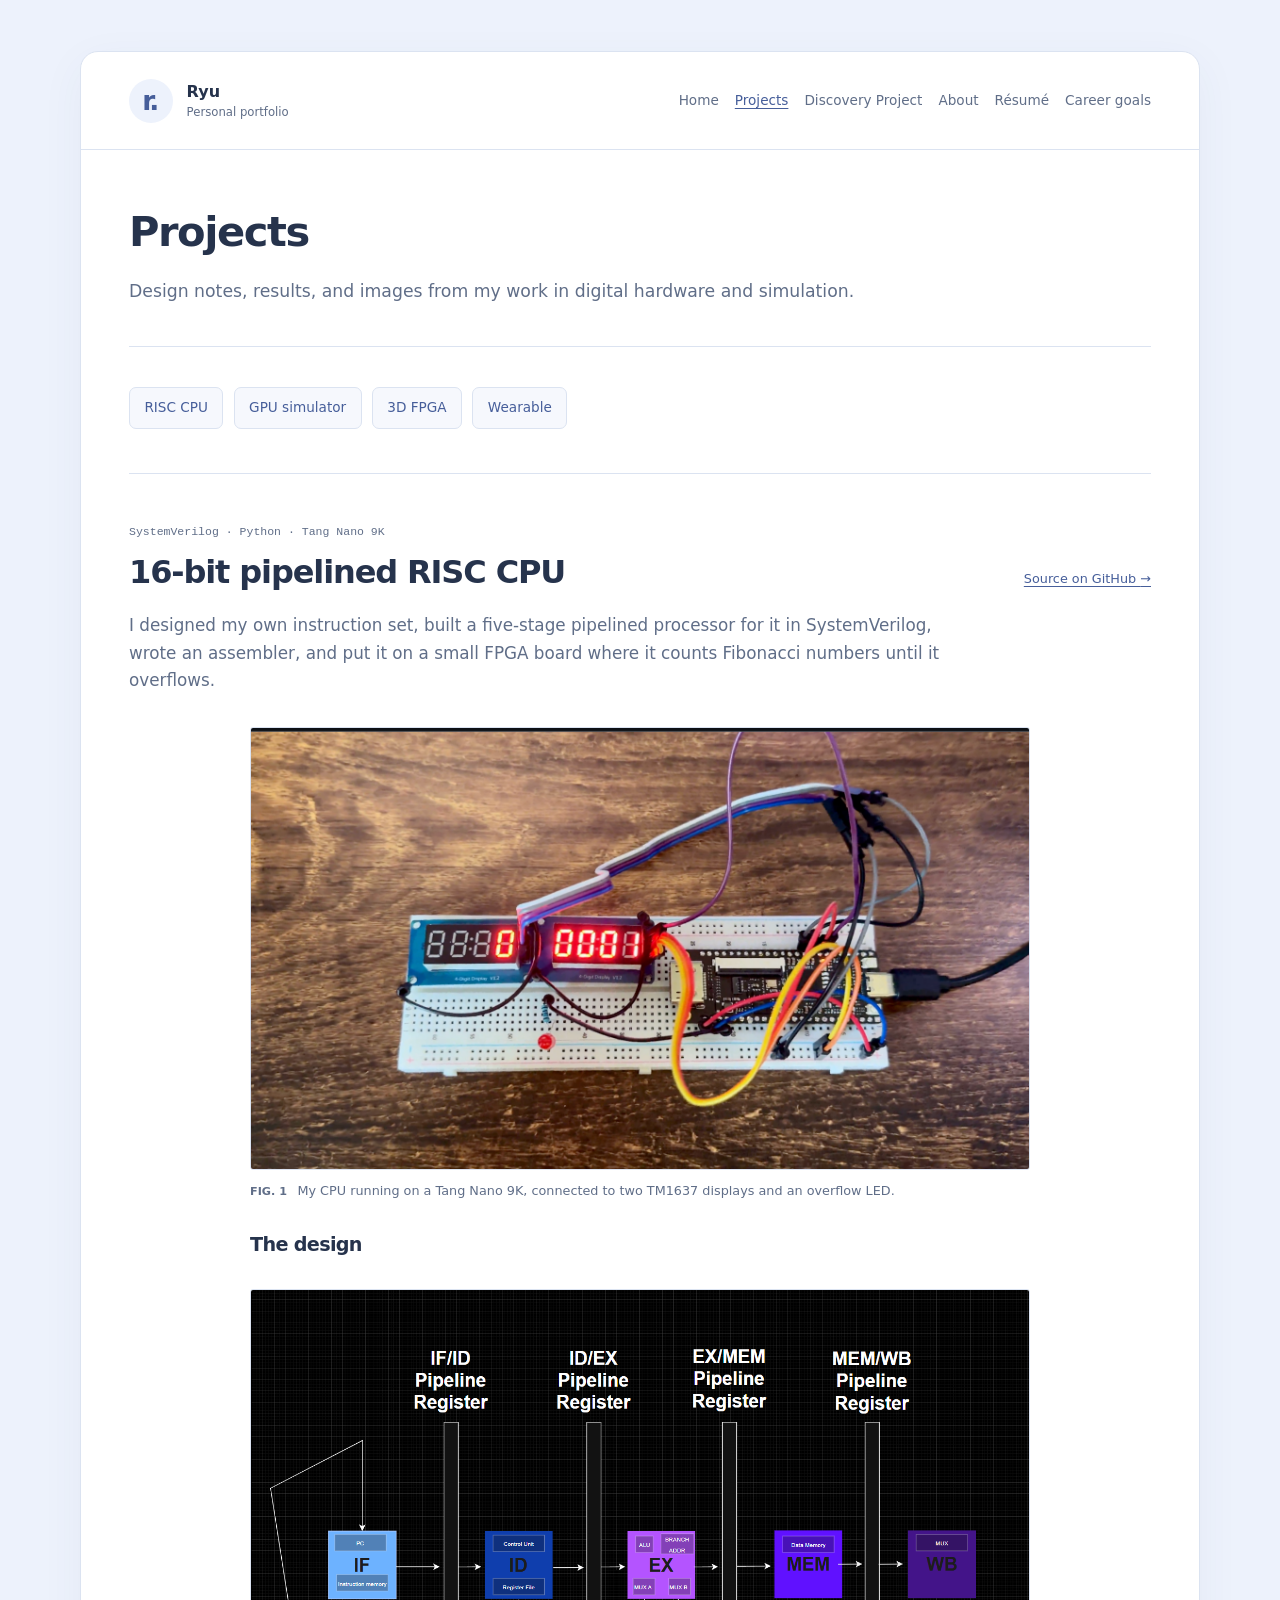
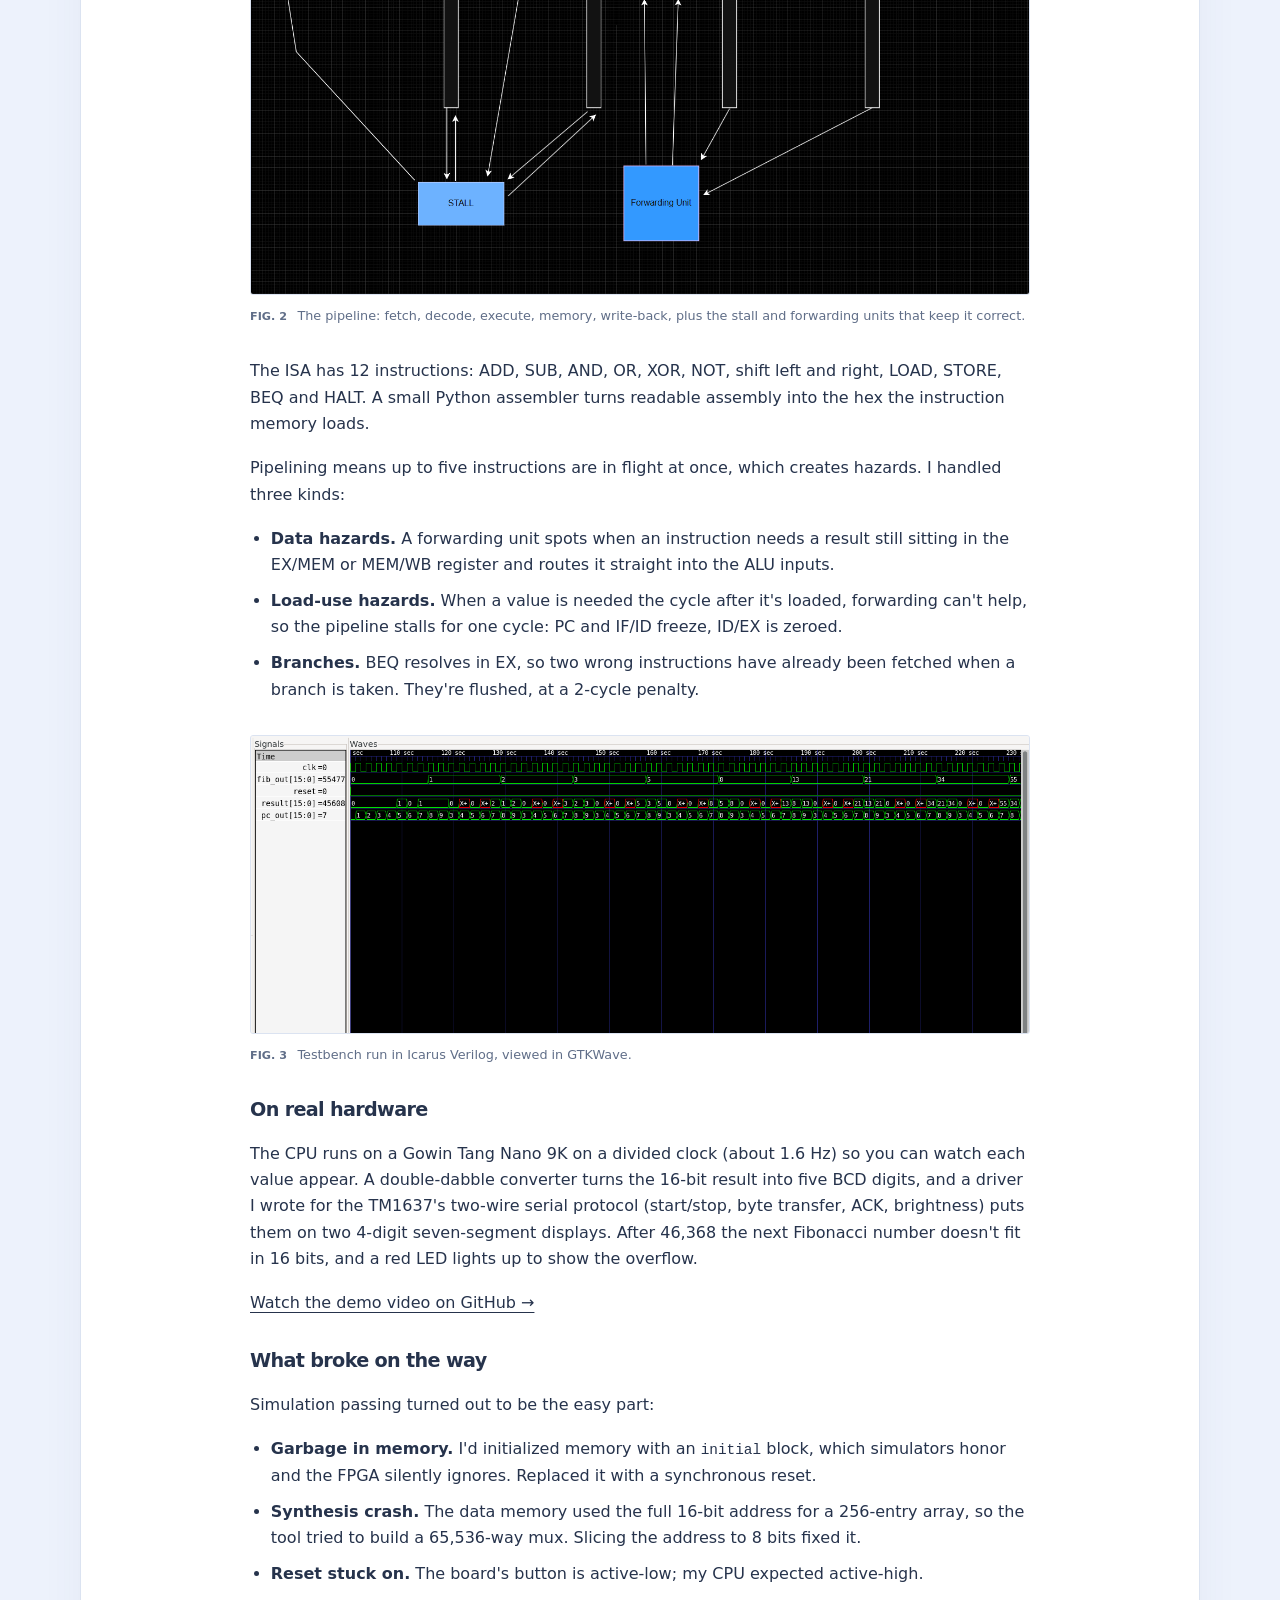
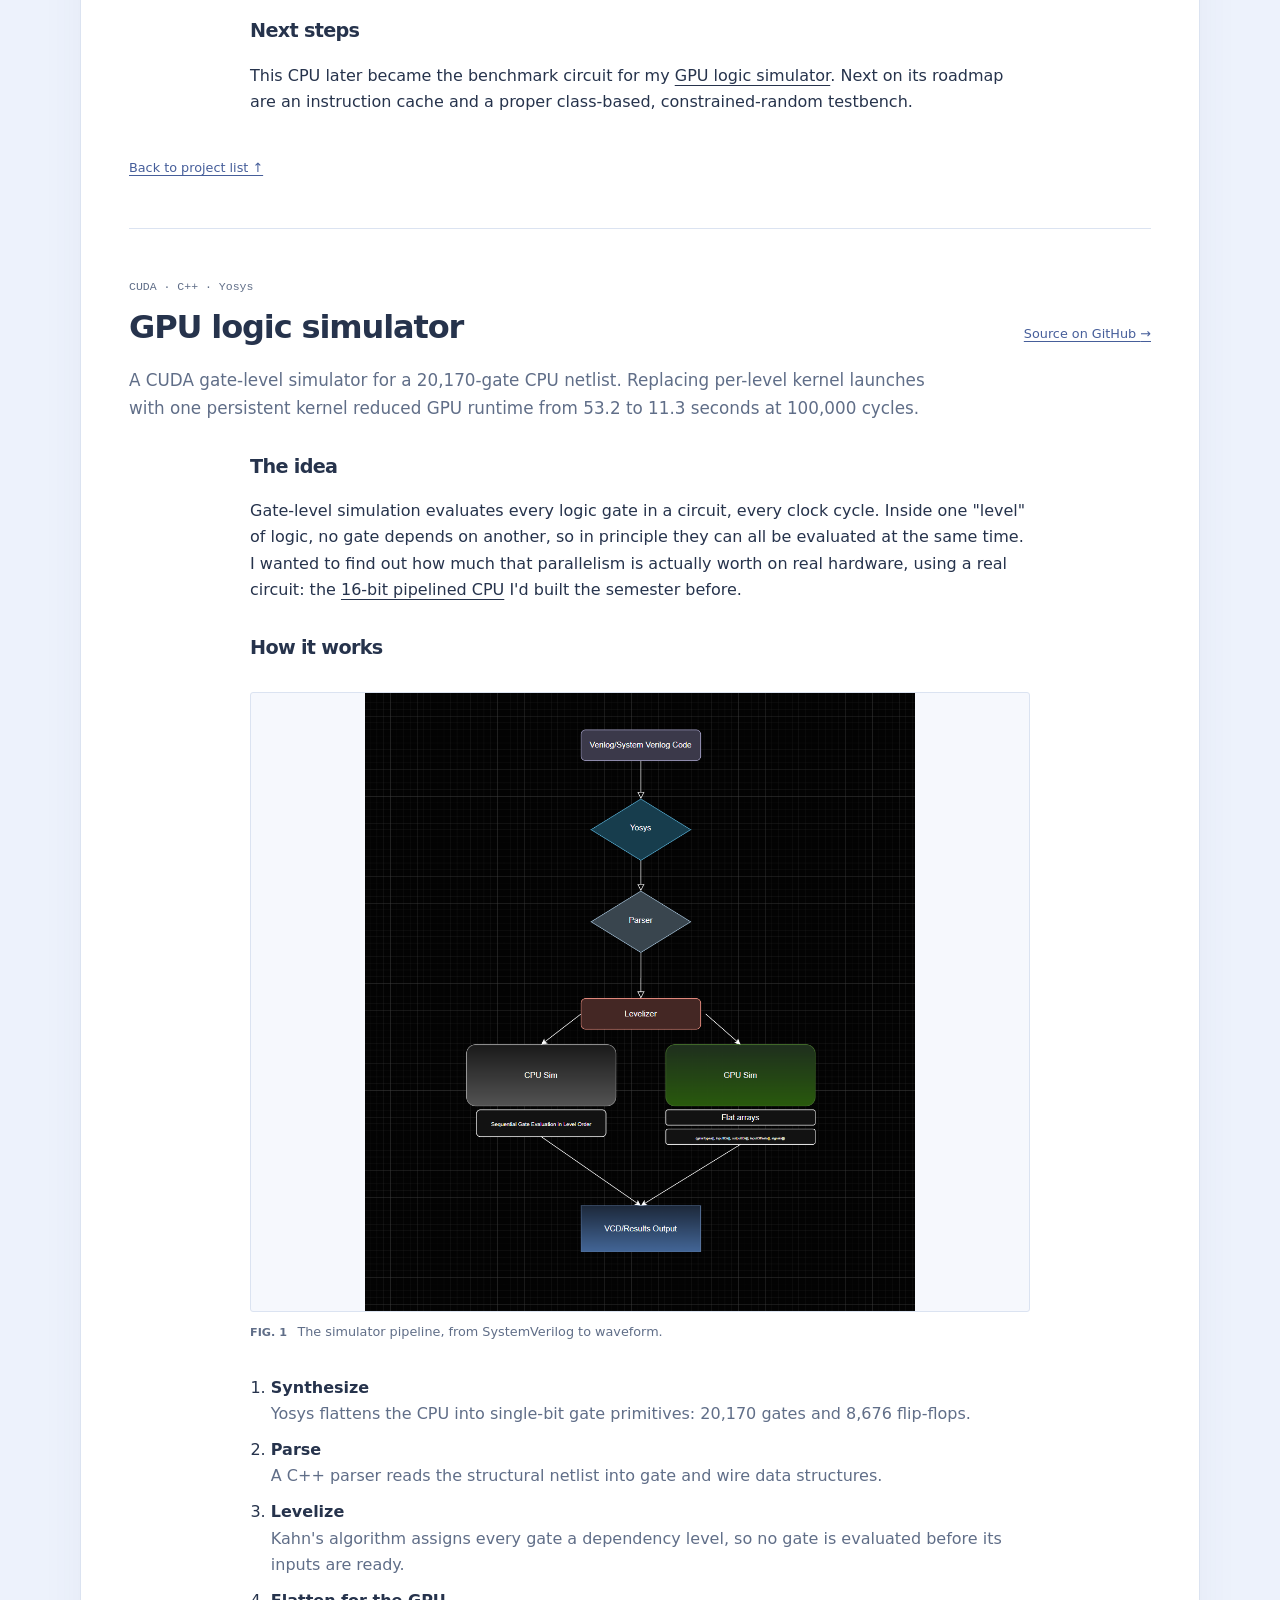
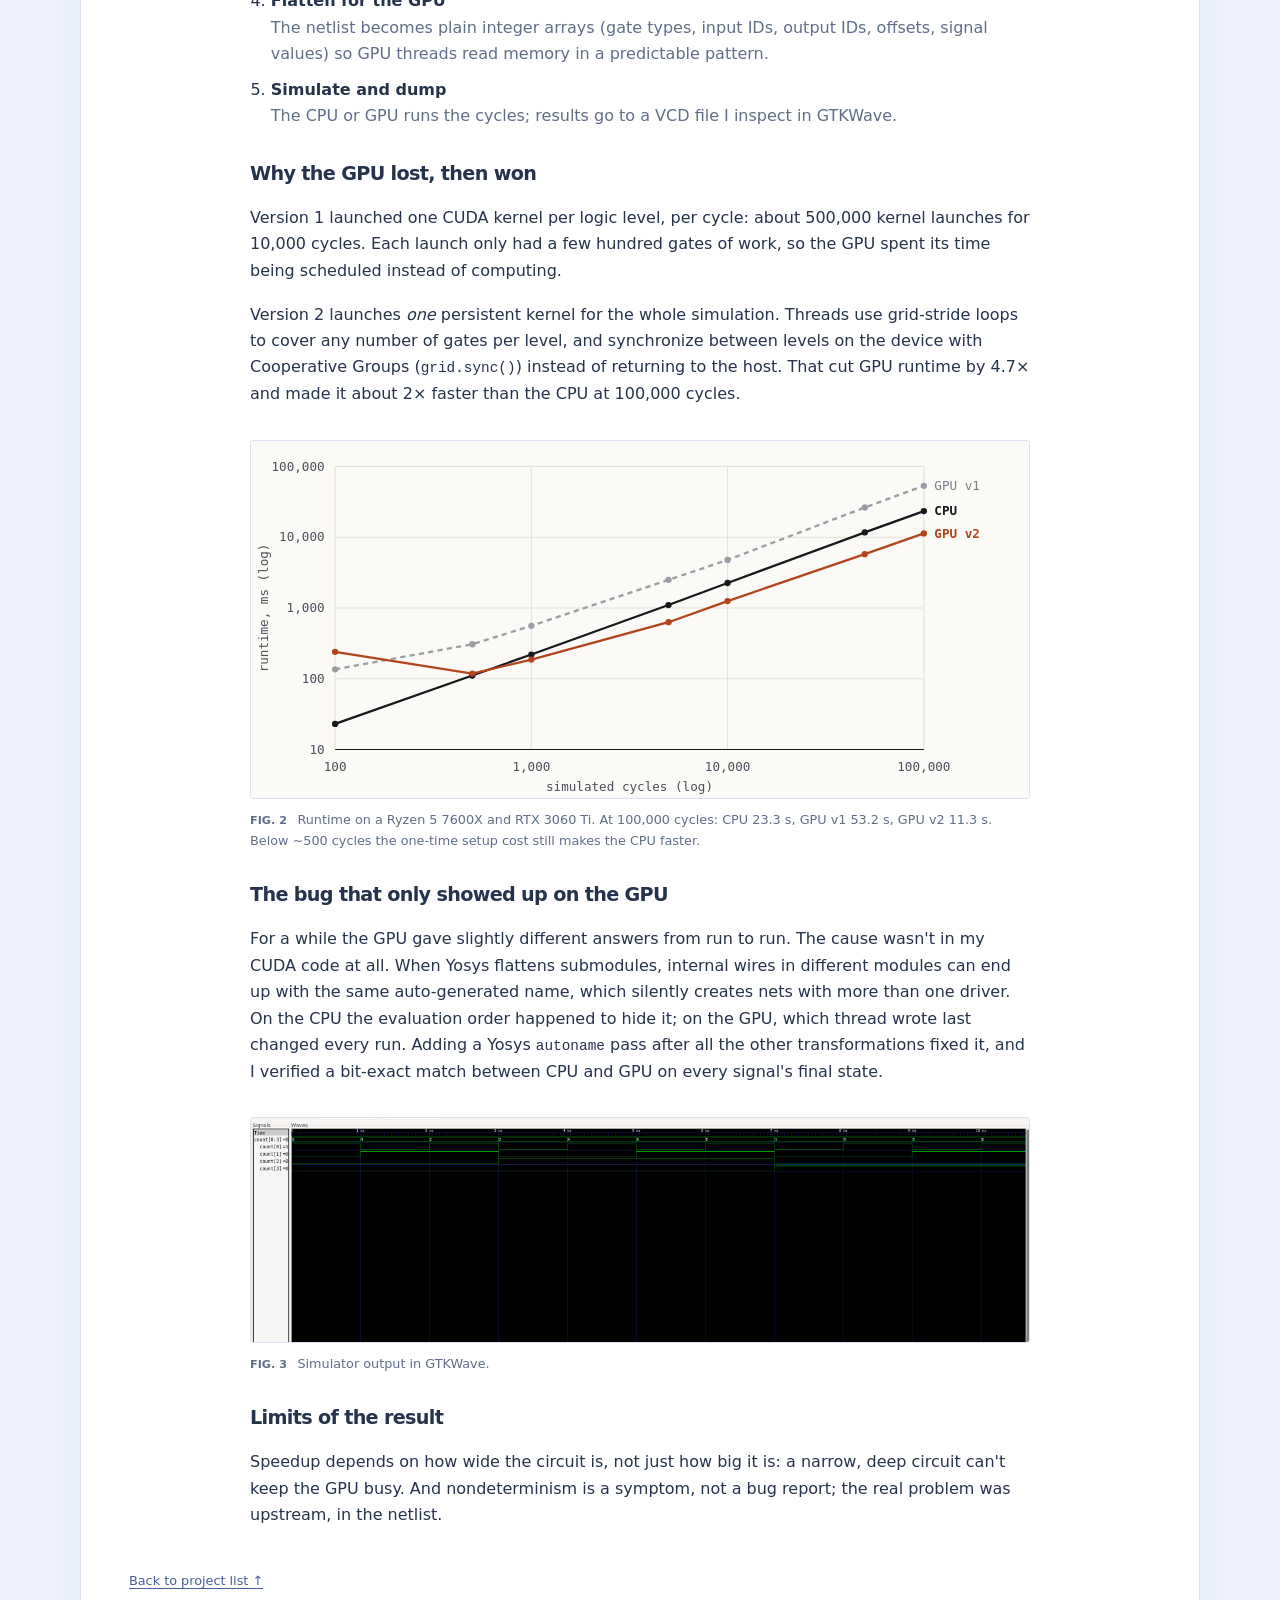
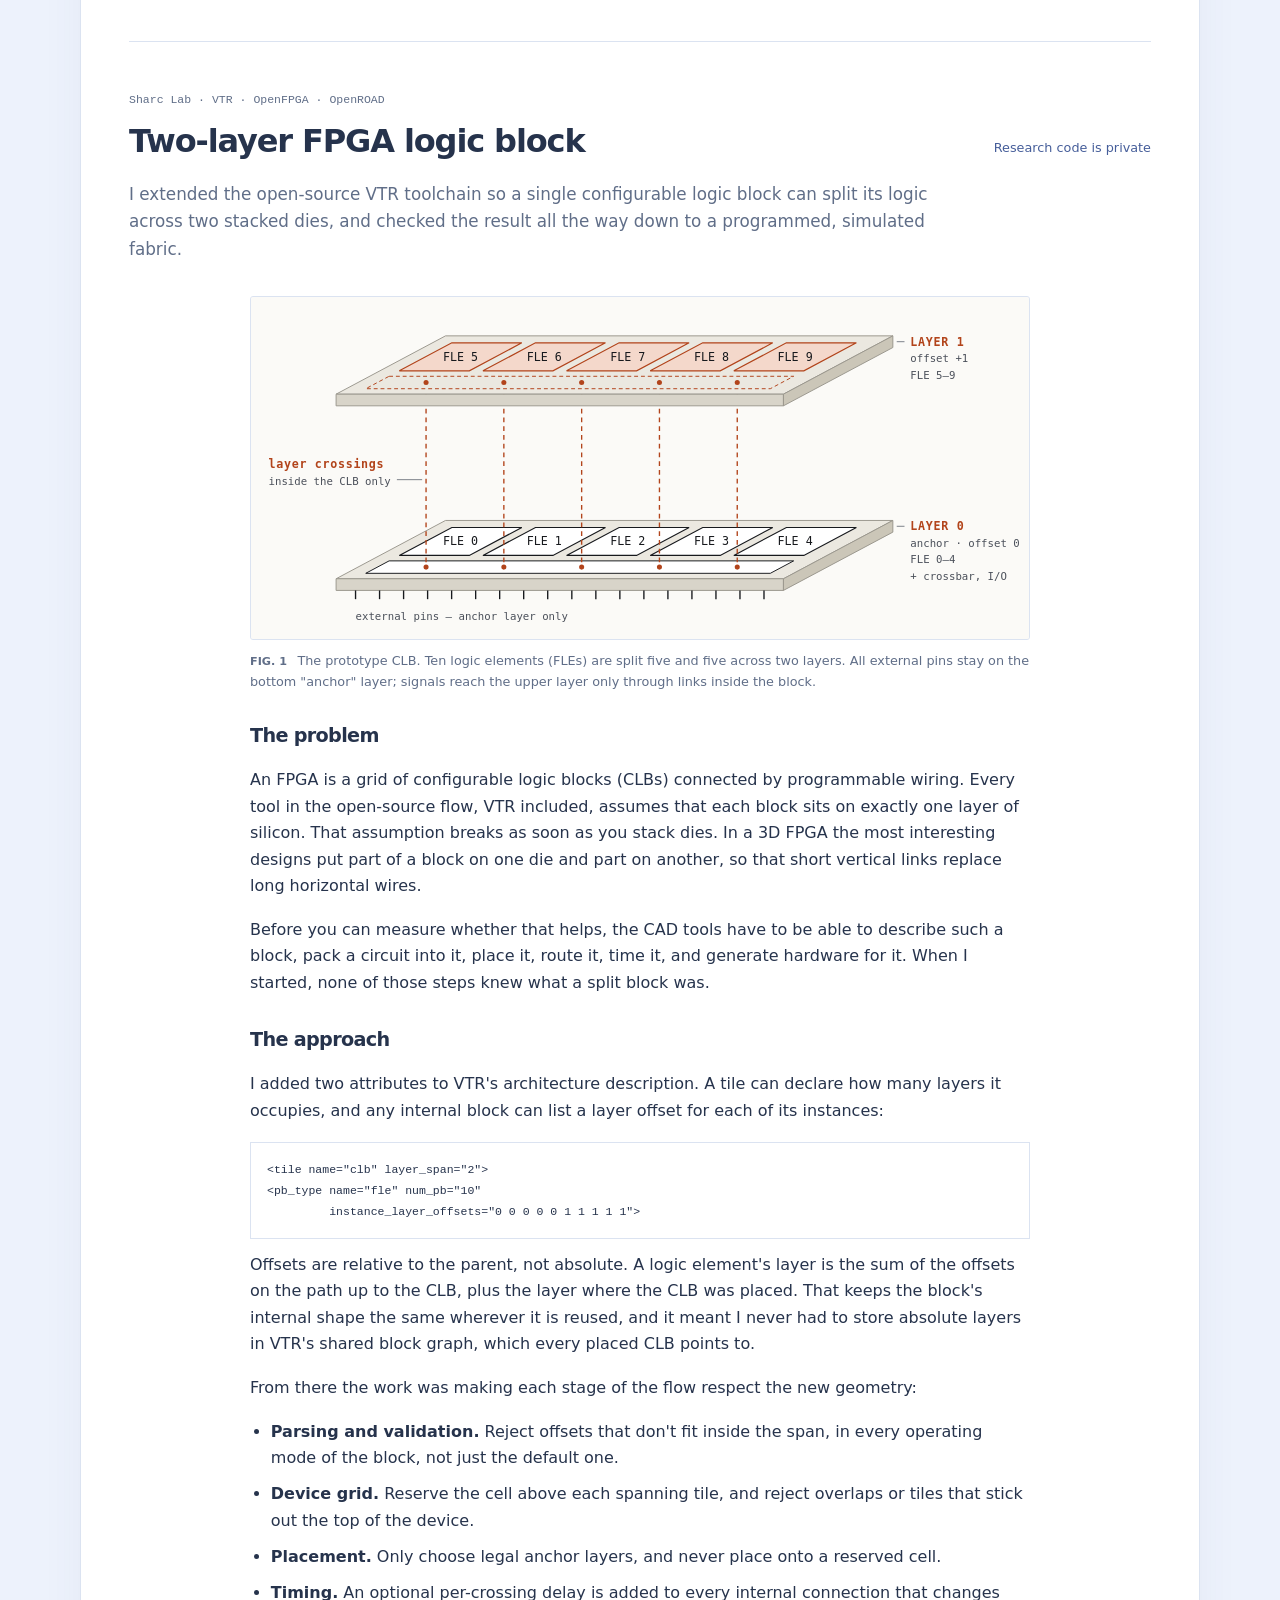
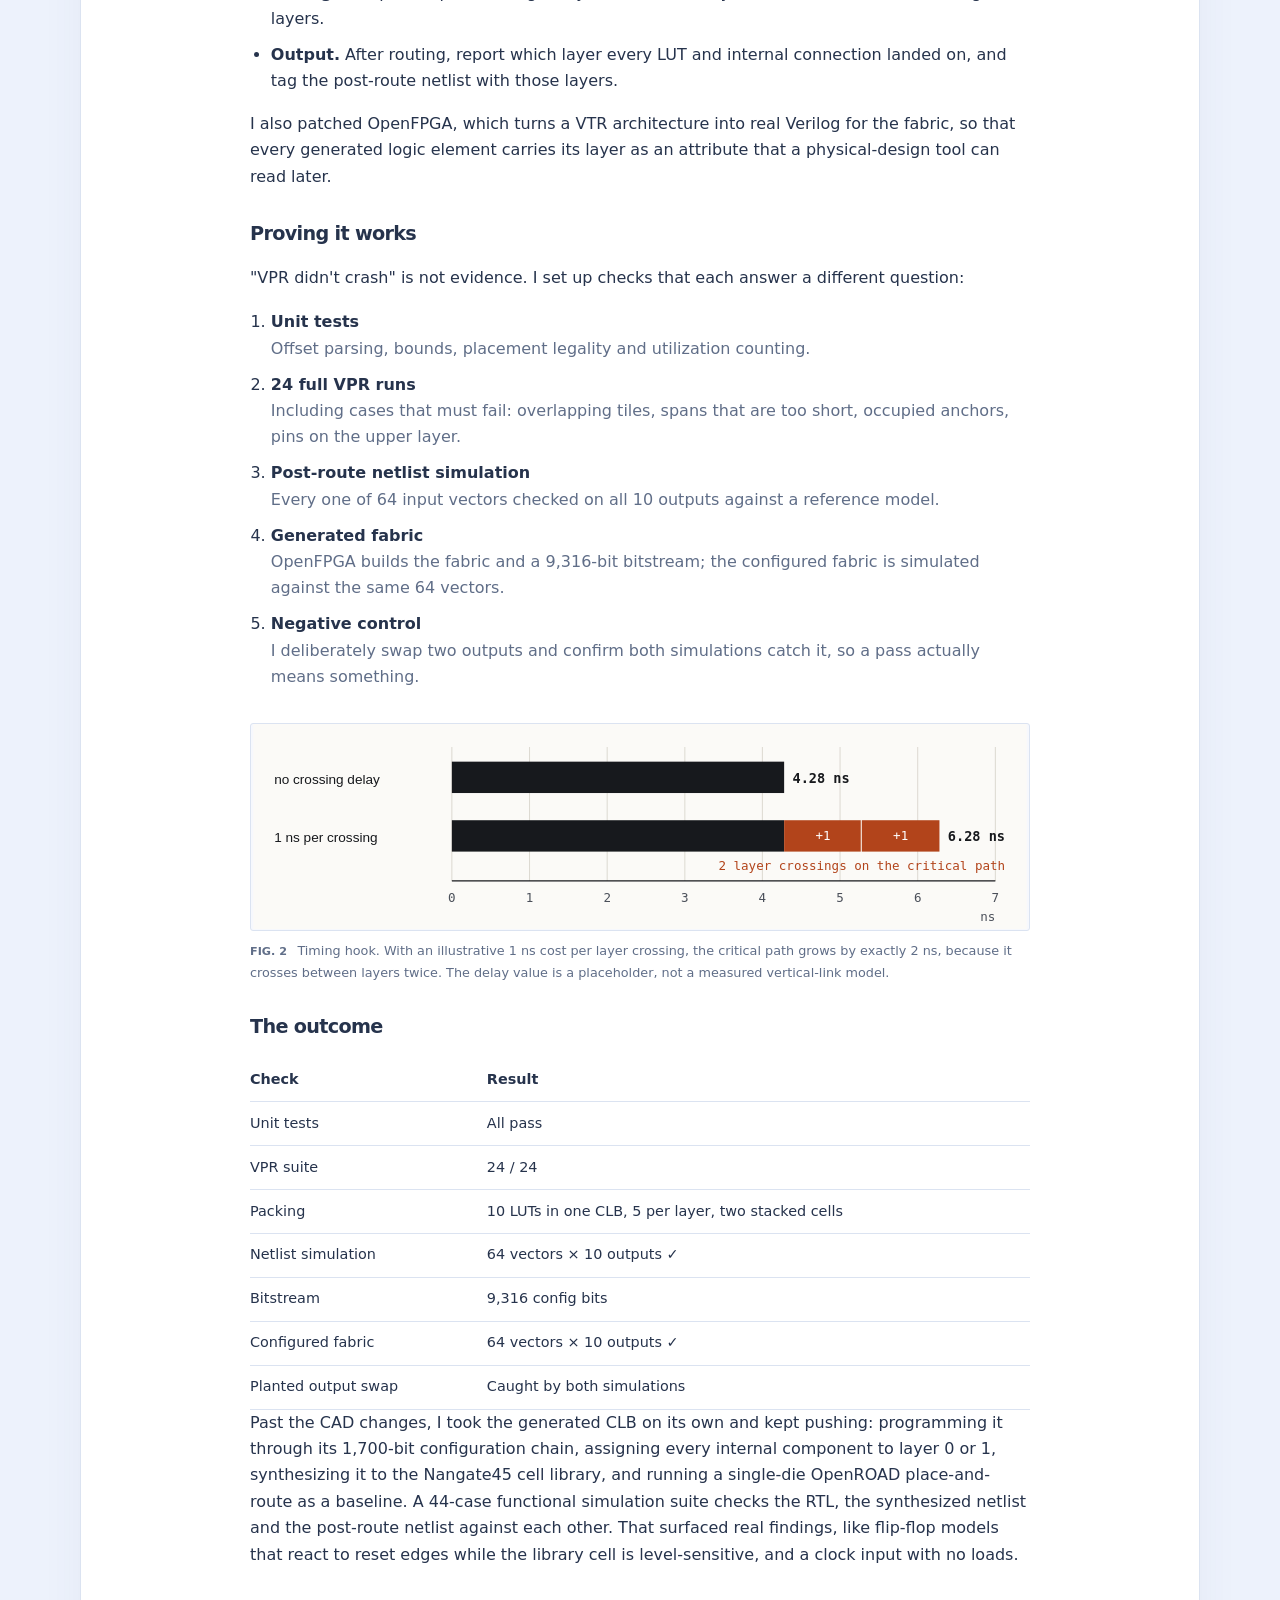
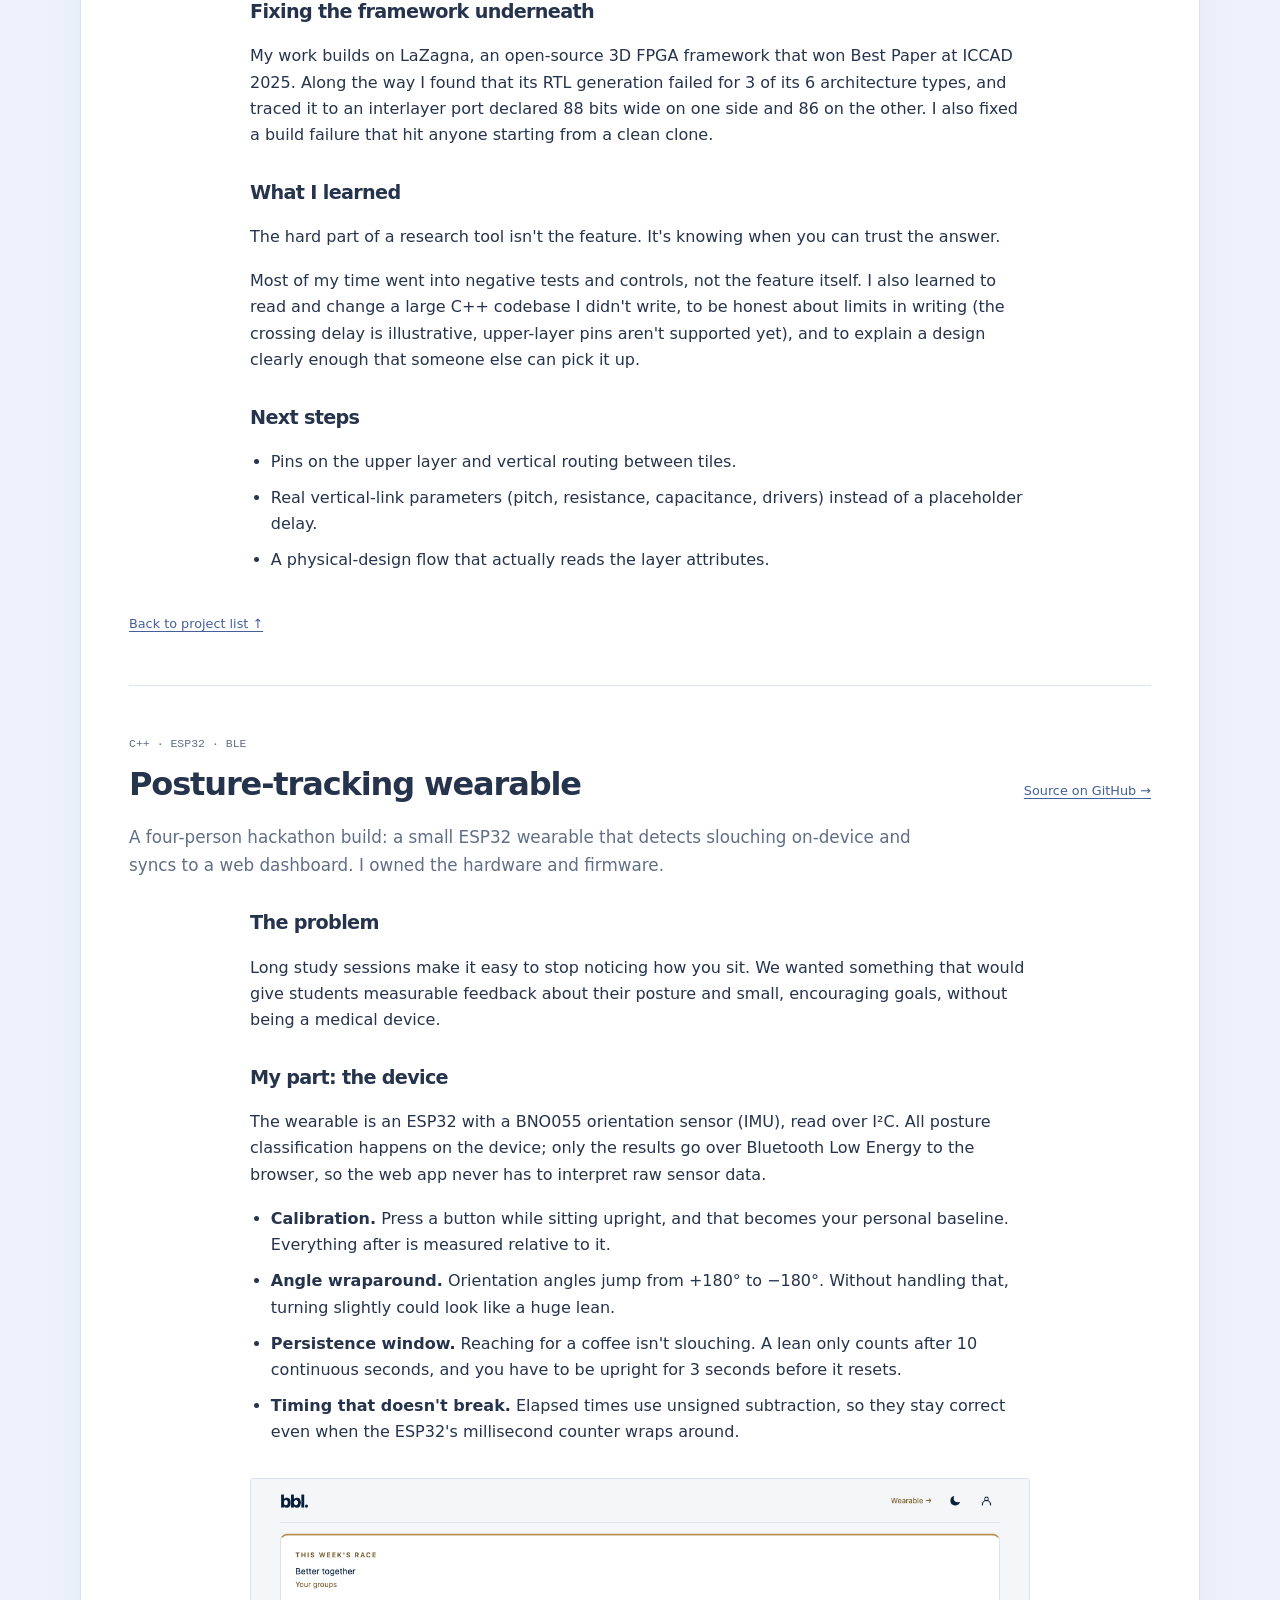
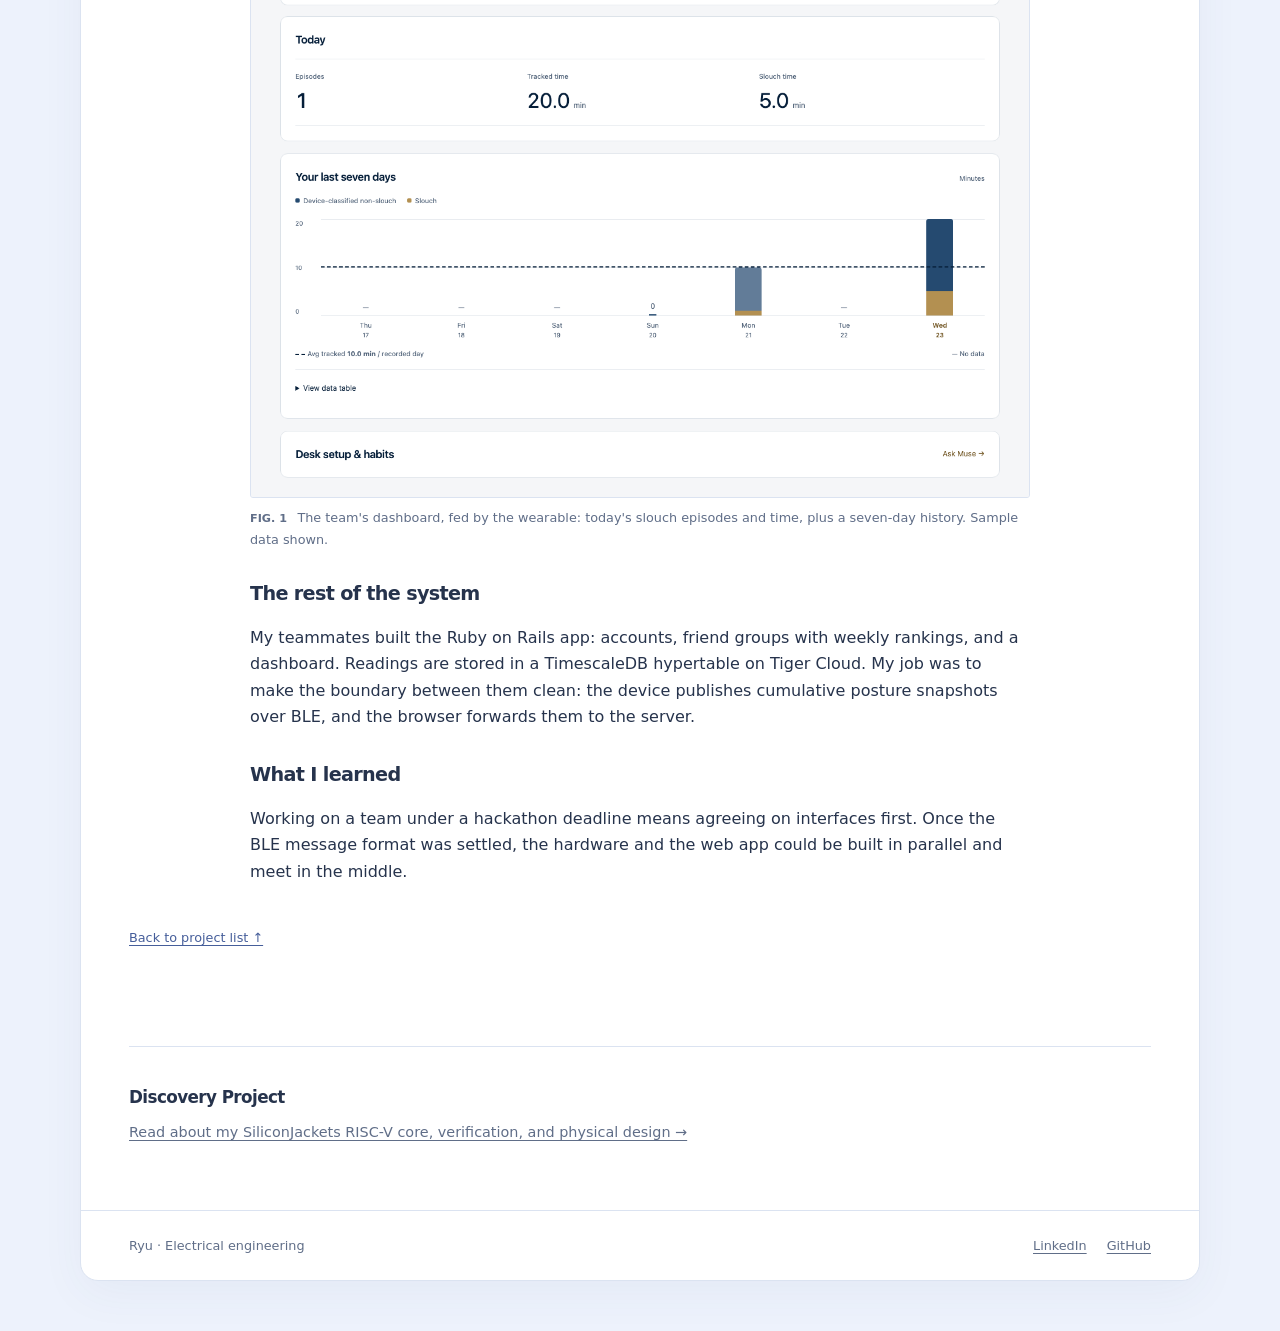
<file: projects/gpu-logic-sim.html>
<!doctype html>
<html lang="en">
<head>
  <meta charset="utf-8">
  <meta name="viewport" content="width=device-width, initial-scale=1">
  <title>GPU Logic Simulator</title>
  <meta name="description" content="A CUDA gate-level simulator that runs a 20,170-gate CPU netlist, and why the first GPU version was slower than the CPU.">
  <link rel="icon" href="../assets/favicon.svg" type="image/svg+xml">
  <link rel="stylesheet" href="../assets/site.5b1344ac5570.css">
</head>
<body class="site-page">
<a class="skip" href="#main">Skip to content</a>
<div class="site-shell">
<header class="welcome-header">
    <a class="welcome-brand" href="../index.html?v=1045810b911e" aria-label="Ryu — Home"><span class="initial" aria-hidden="true">r.</span><span>Ryu<span class="brand-caption">Personal portfolio</span></span></a>
    <nav class="site-nav" aria-label="Main">
      <a href="../index.html?v=1045810b911e">Home</a>
      <a href="../projects.html?v=1045810b911e" aria-current="page">Projects</a>
      <a href="../projects/discovery.html?v=1045810b911e">Discovery Project</a>
      <a href="../about.html?v=1045810b911e">About</a>
      <a href="../resume.html?v=1045810b911e">Résumé</a>
      <a href="../goals.html?v=1045810b911e">Career goals</a>
    </nav>
  </header>
<main id="main" class="content-main">
<header class="page-head"><h1>GPU logic simulator</h1><p class="lede">This write-up is now part of the Projects page.</p><a id="project-destination" class="read-link" href="../projects.html?v=1045810b911e#gpu-logic-sim">Read the project →</a></header>
</main>
<script>window.location.replace(document.getElementById('project-destination').href);</script>
<footer class="site-footer"><span>Ryu · Electrical engineering</span><nav aria-label="Social links"><a href="https://www.linkedin.com/in/ryutran">LinkedIn</a><a href="https://github.com/goshoryuken">GitHub</a></nav></footer>
</div>
</body>
</html>
</file>
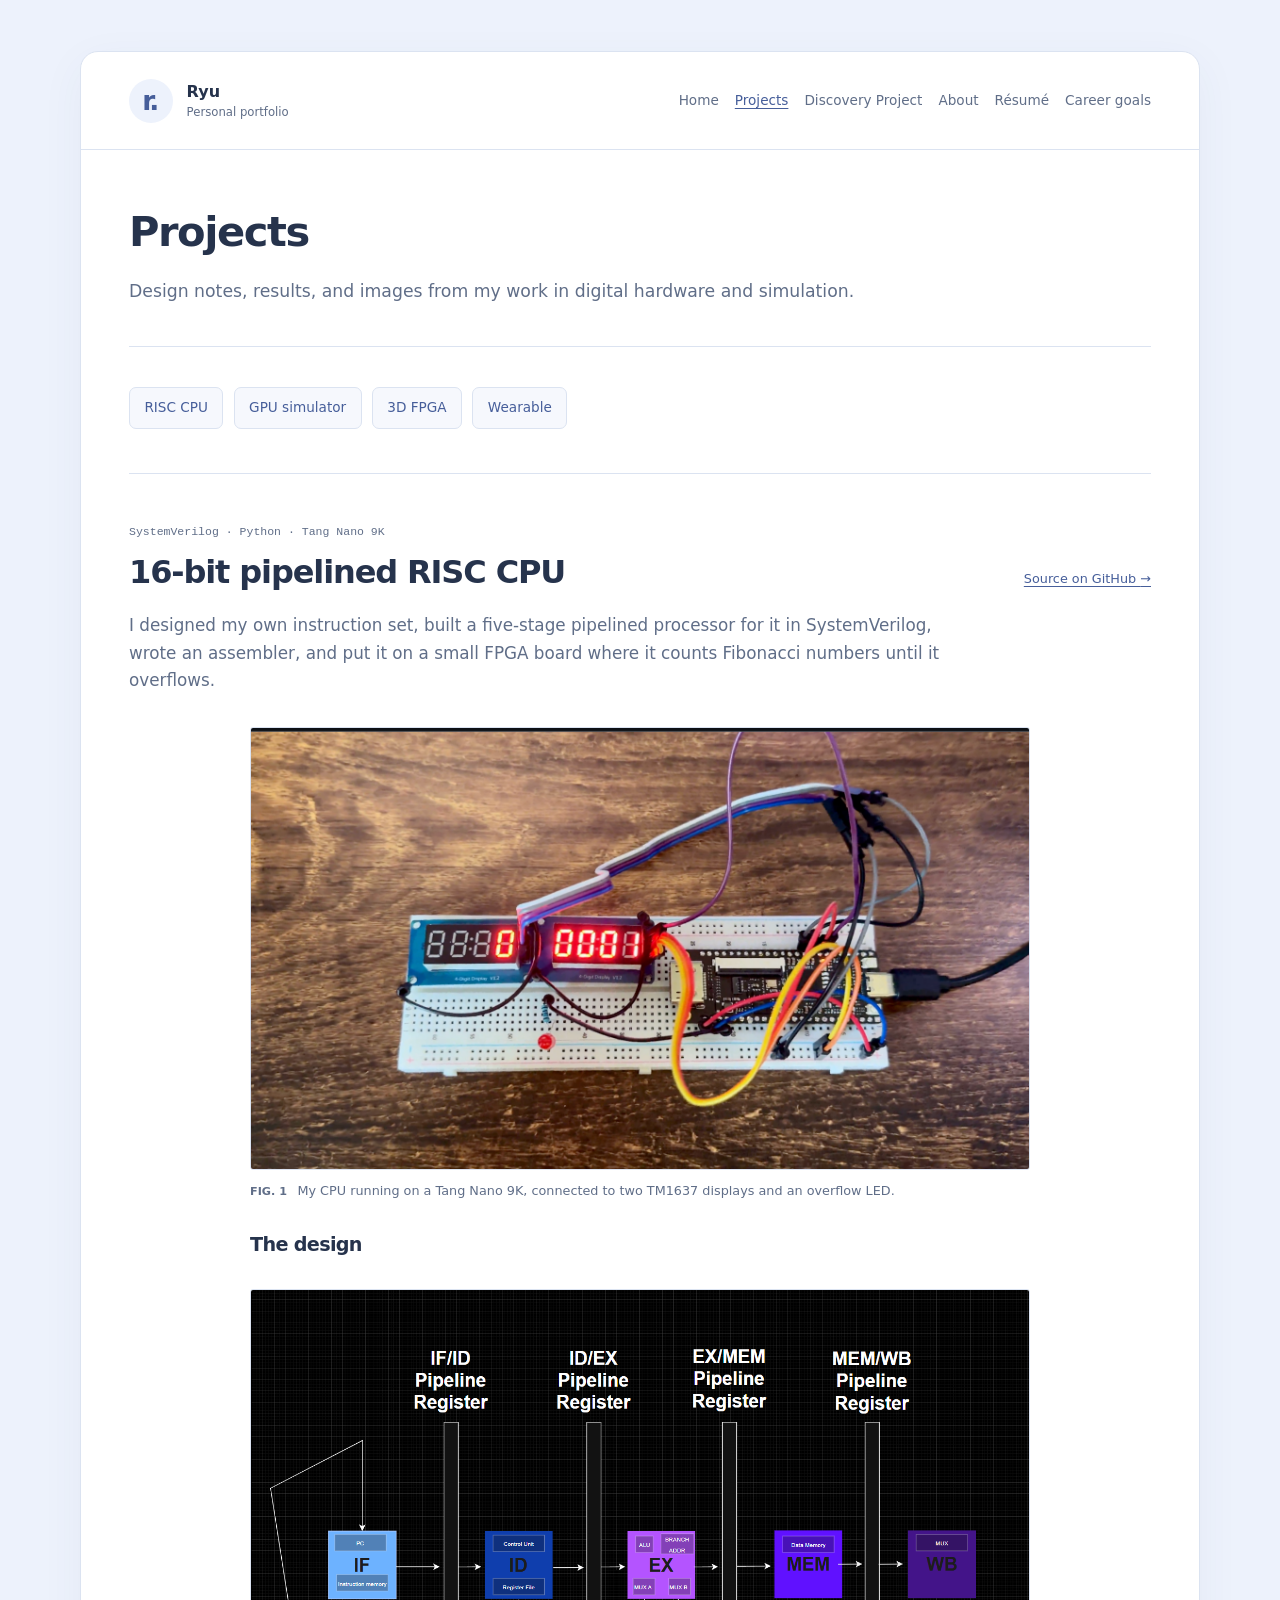
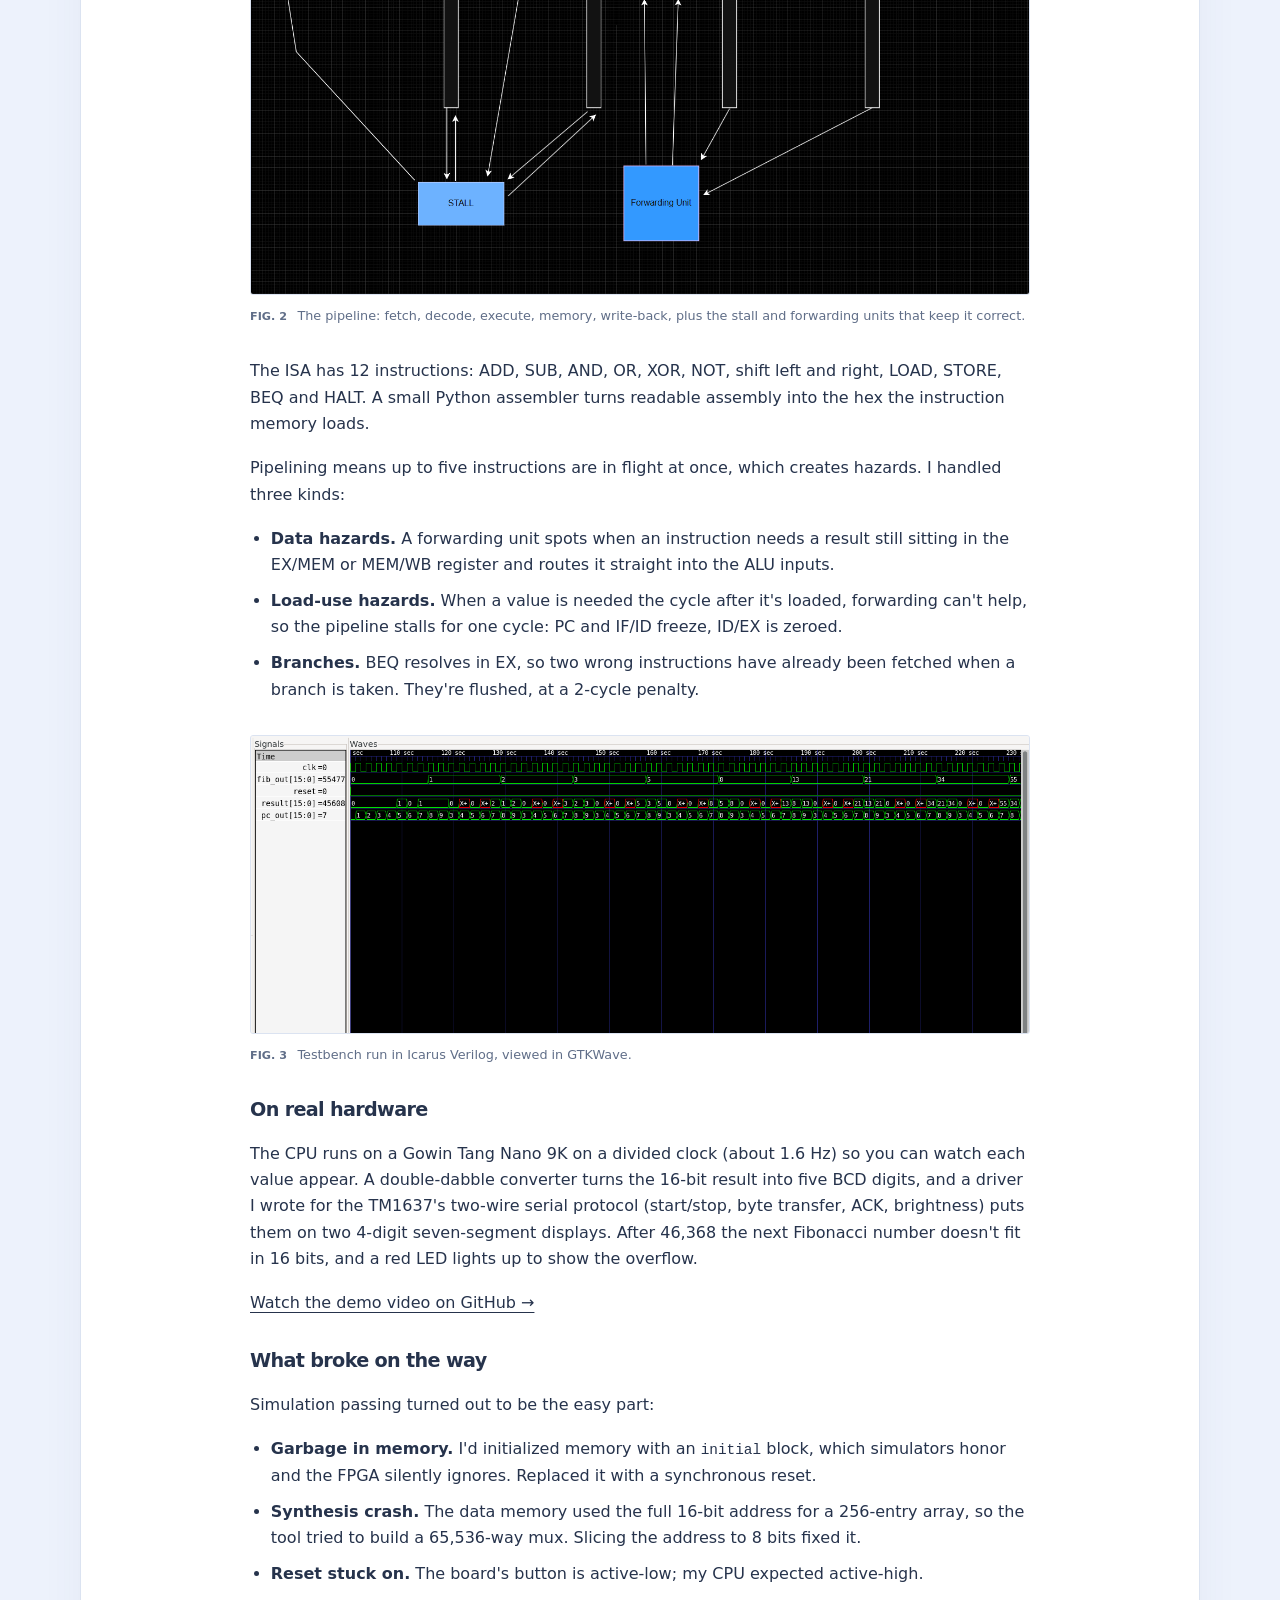
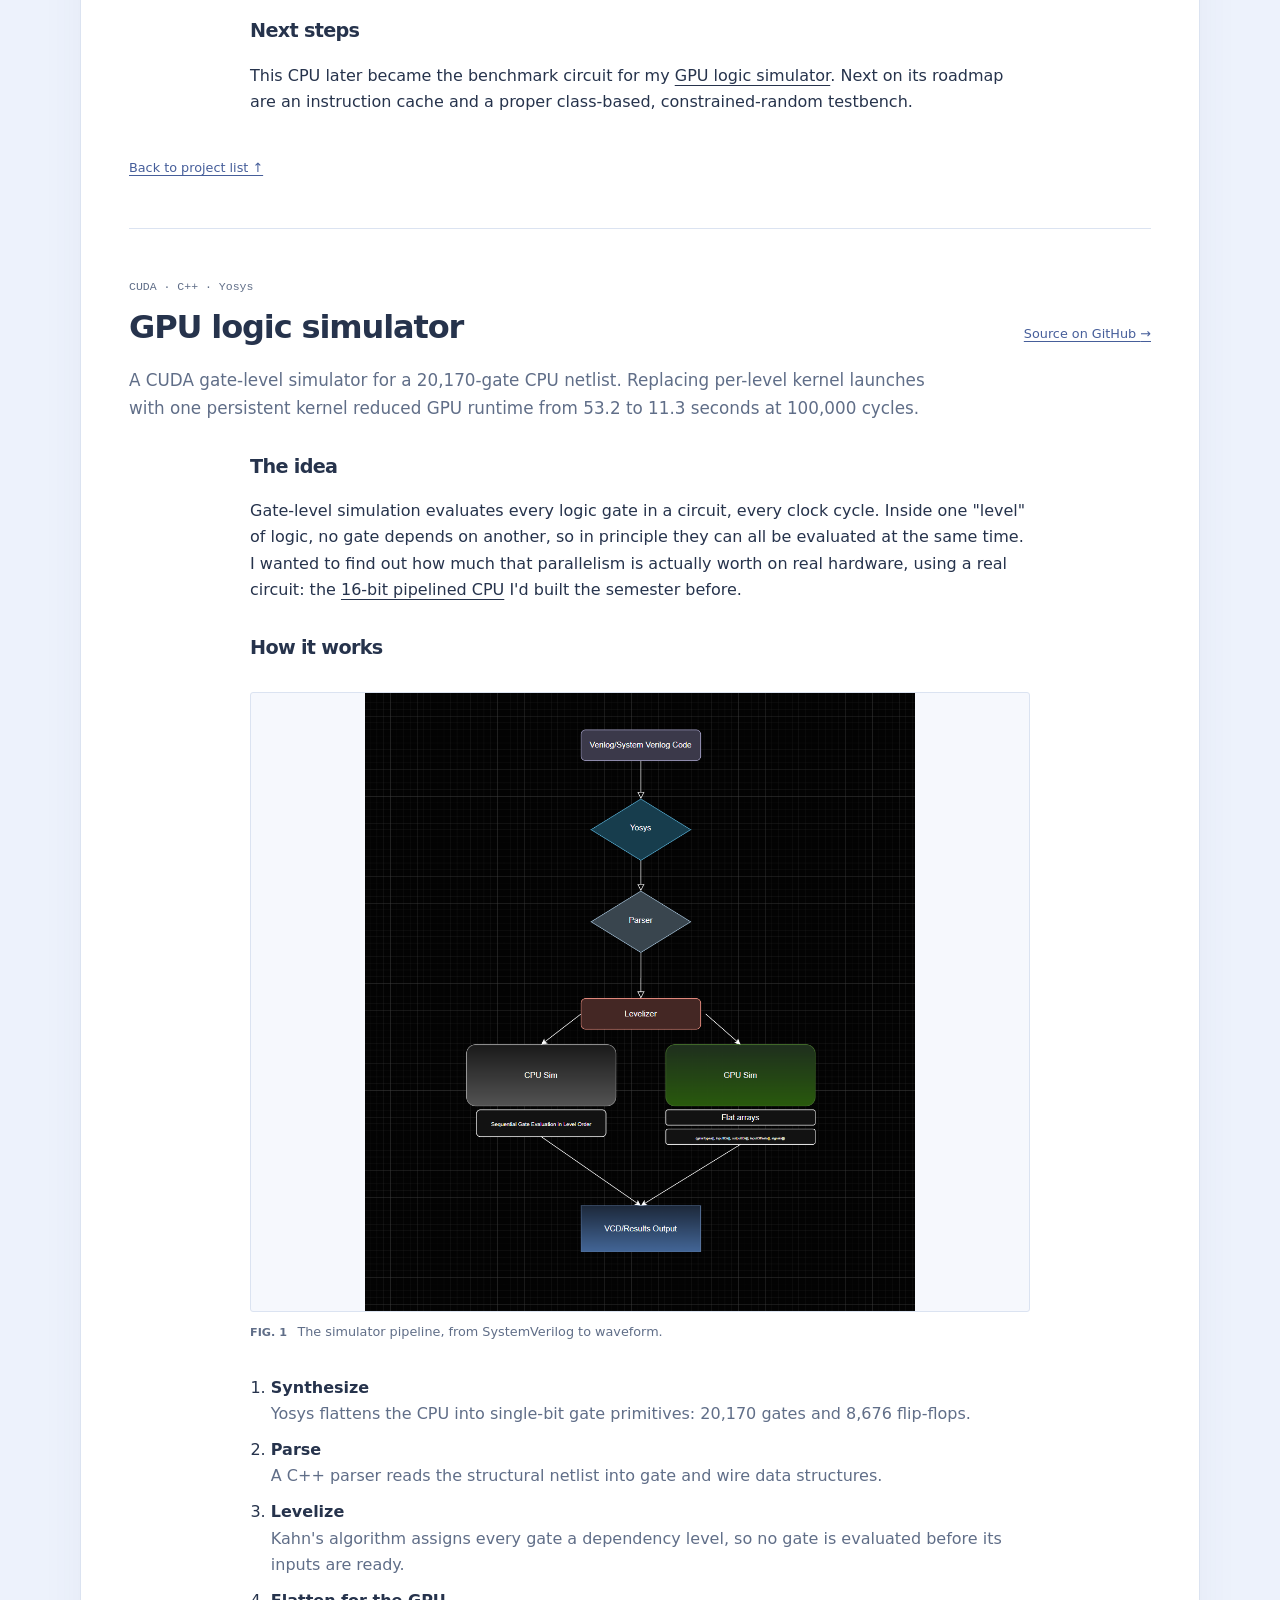
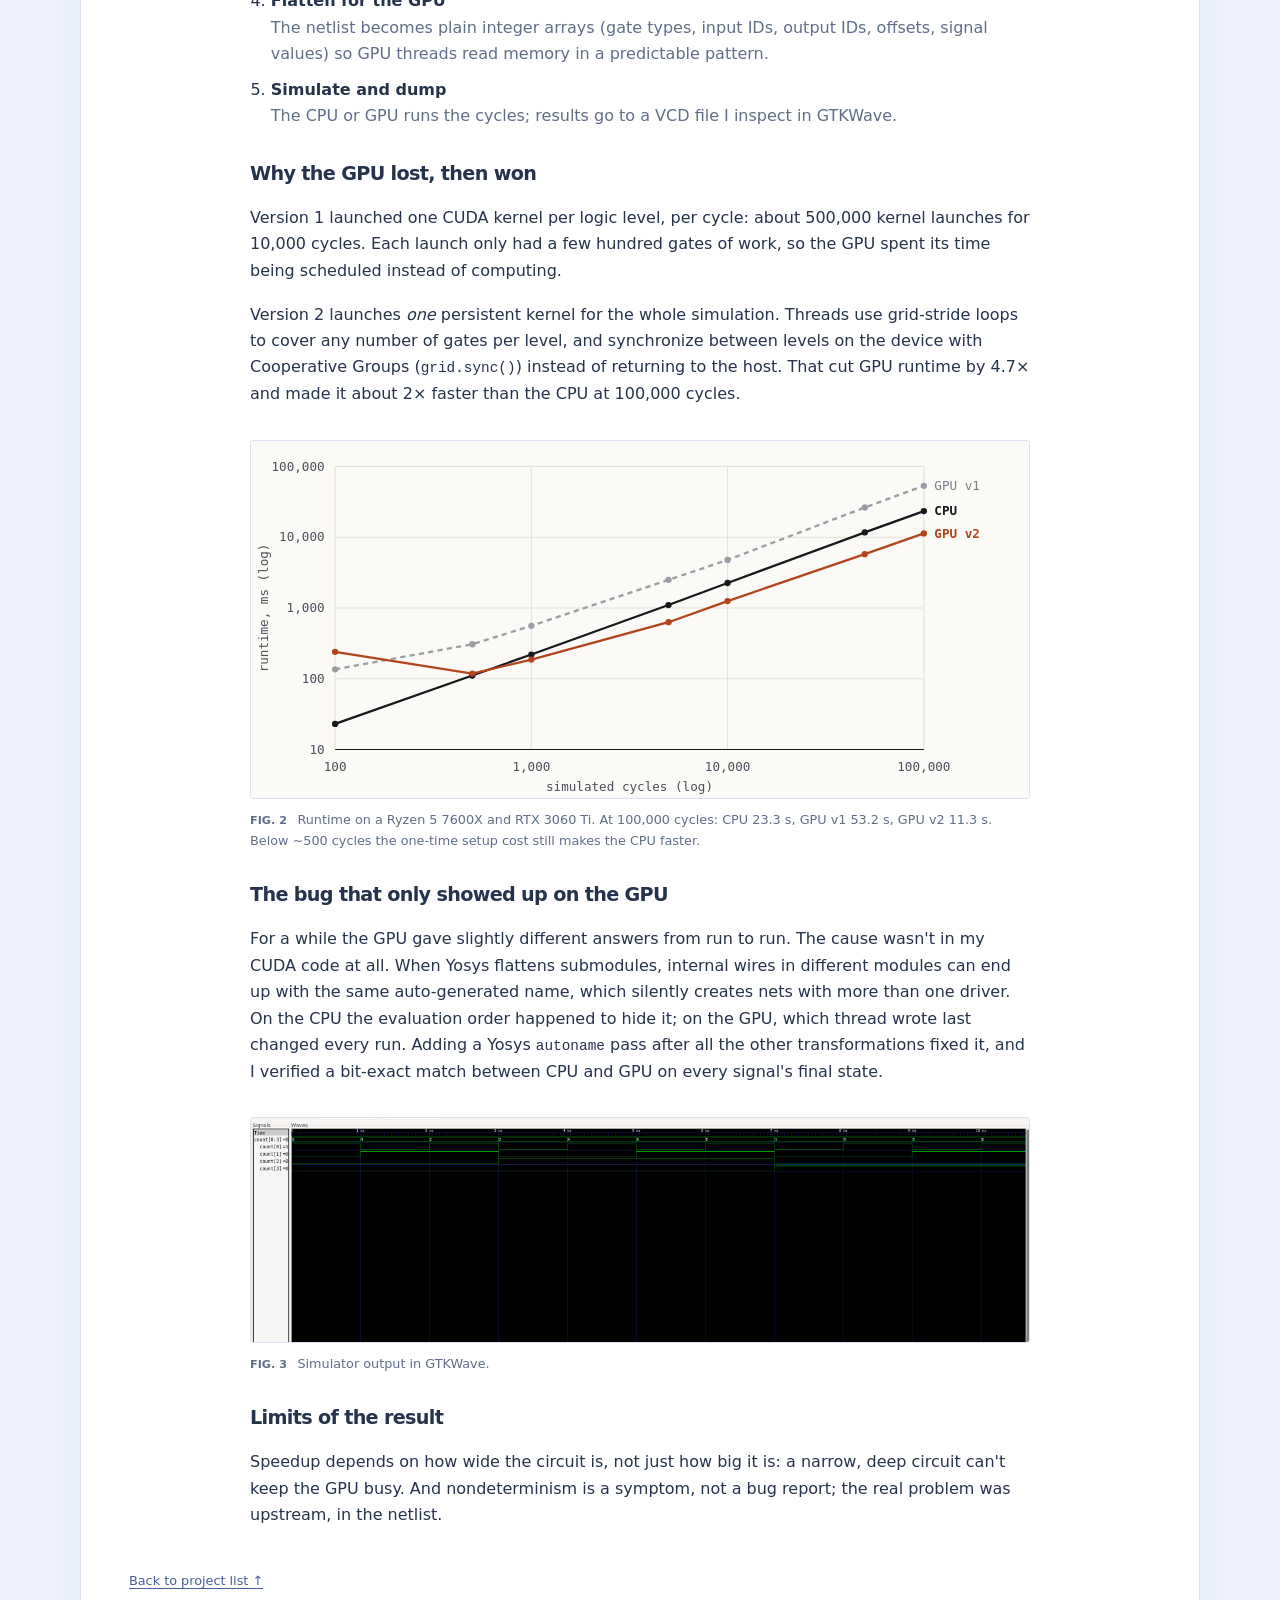
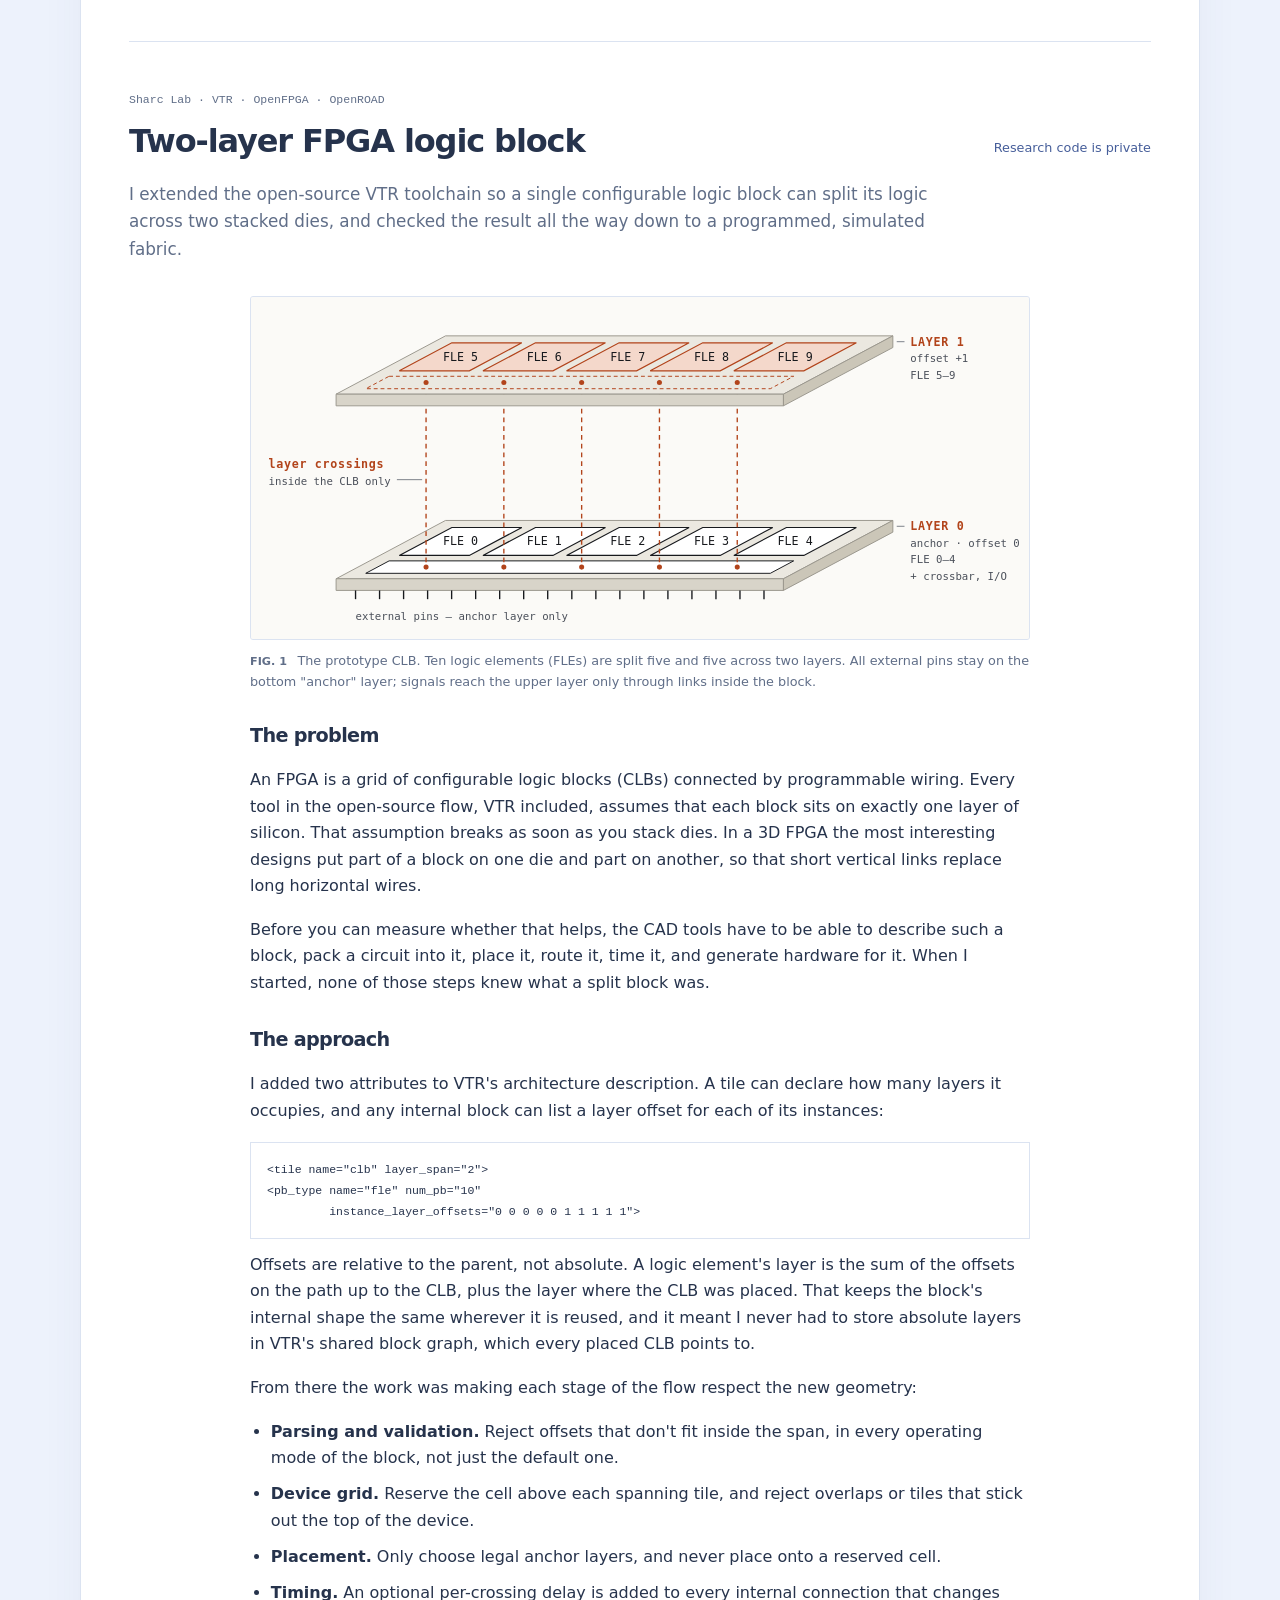
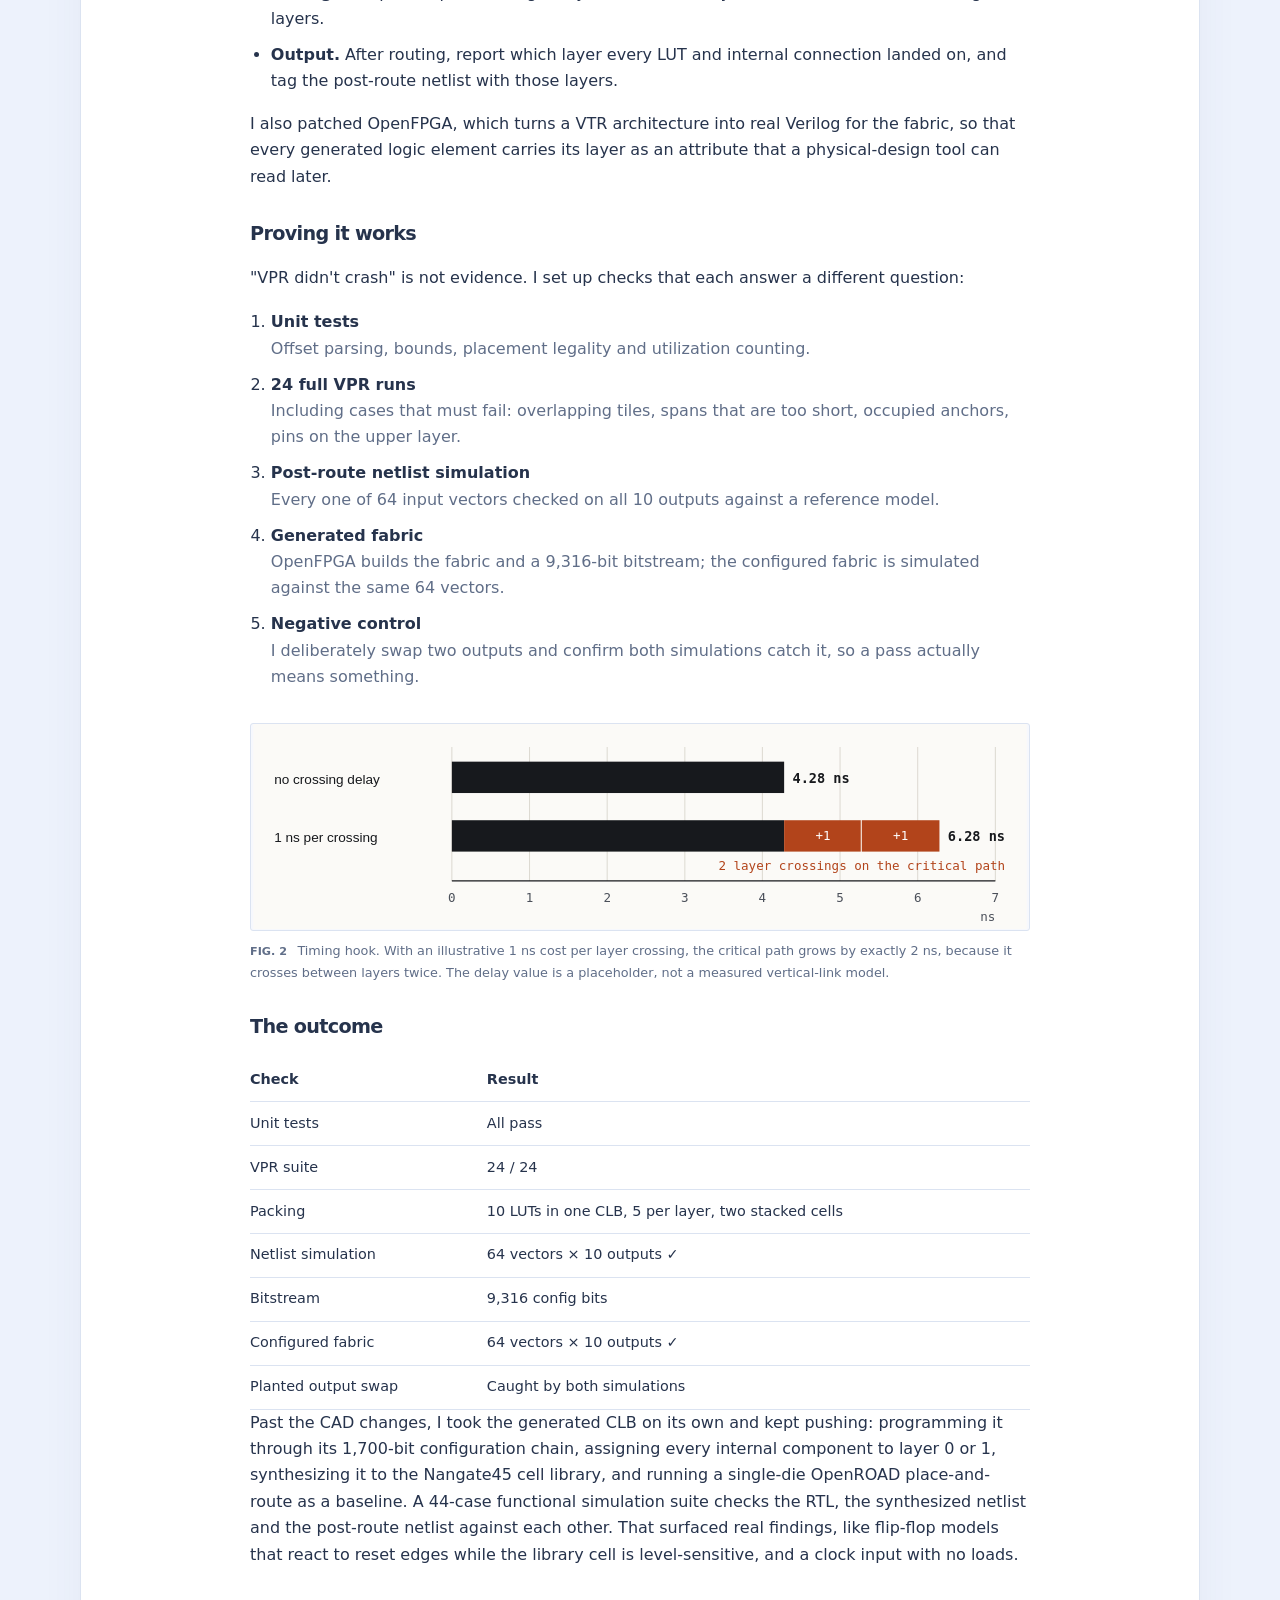
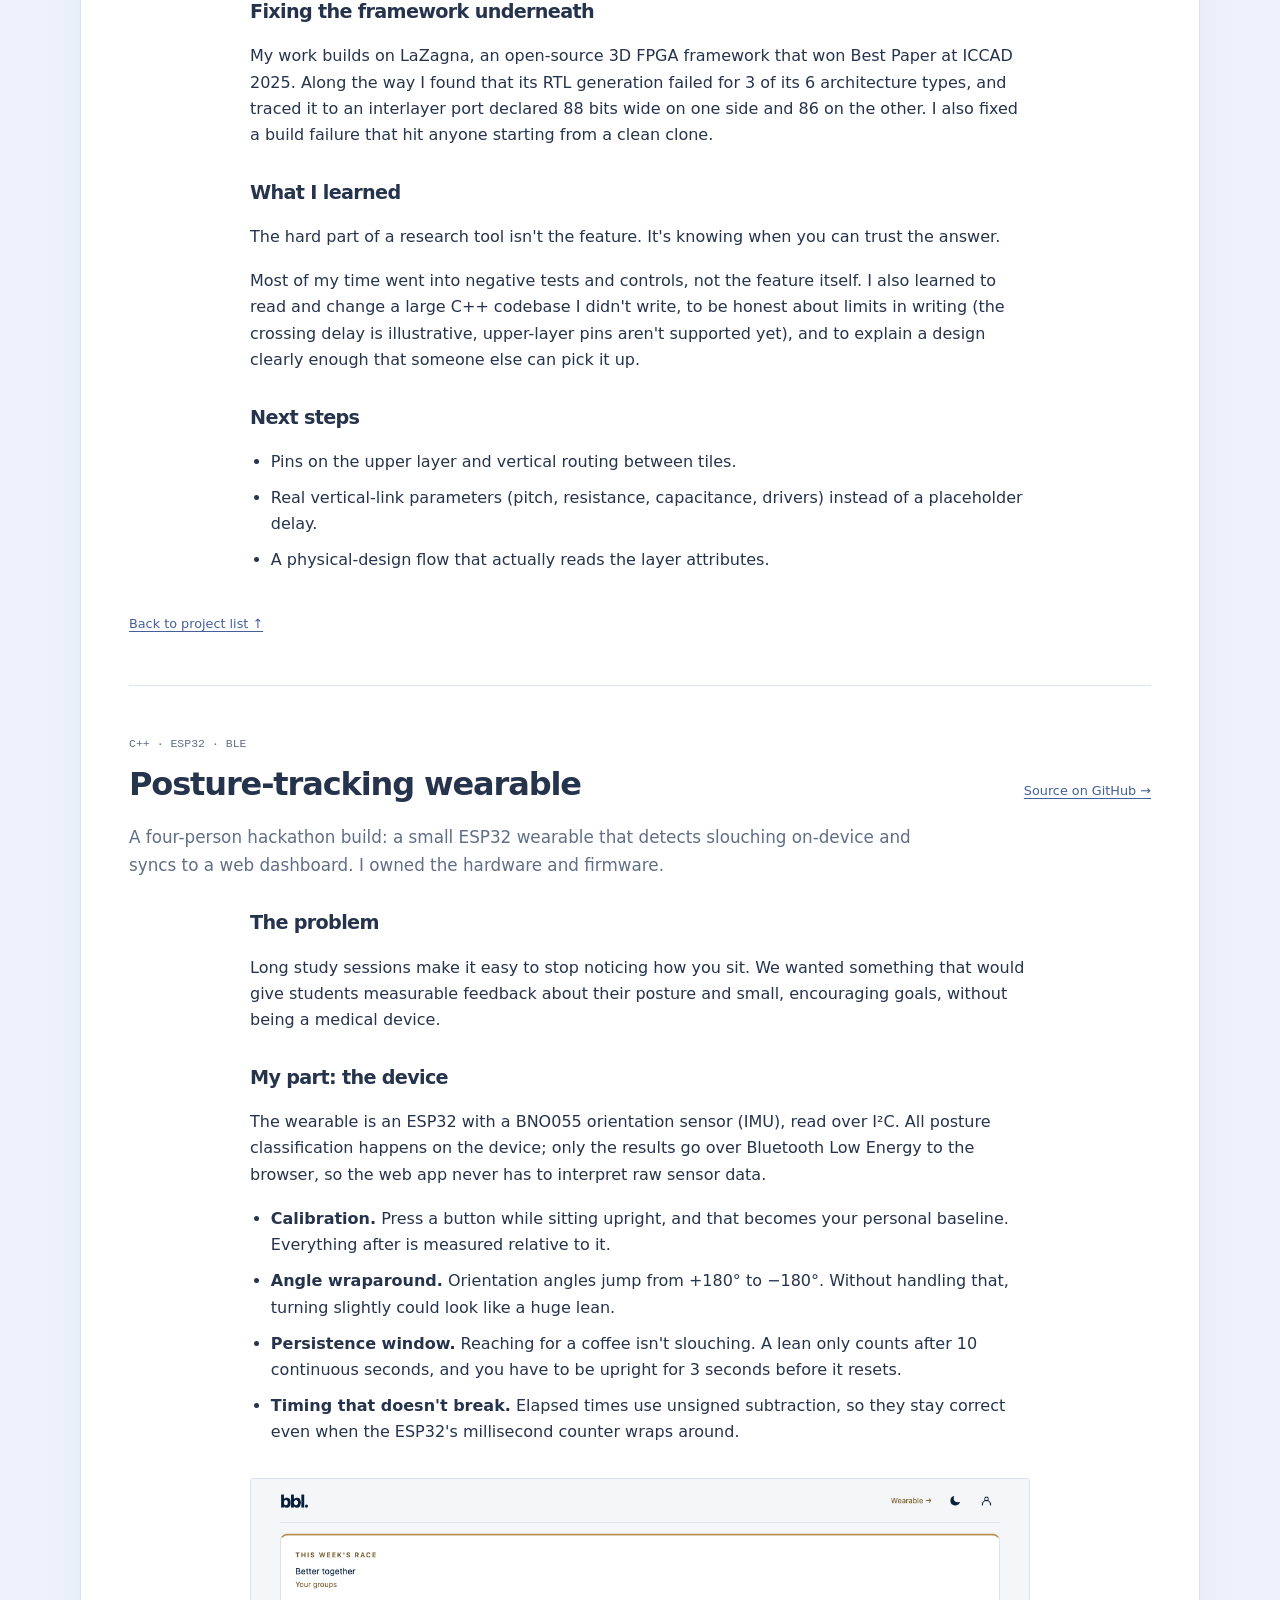
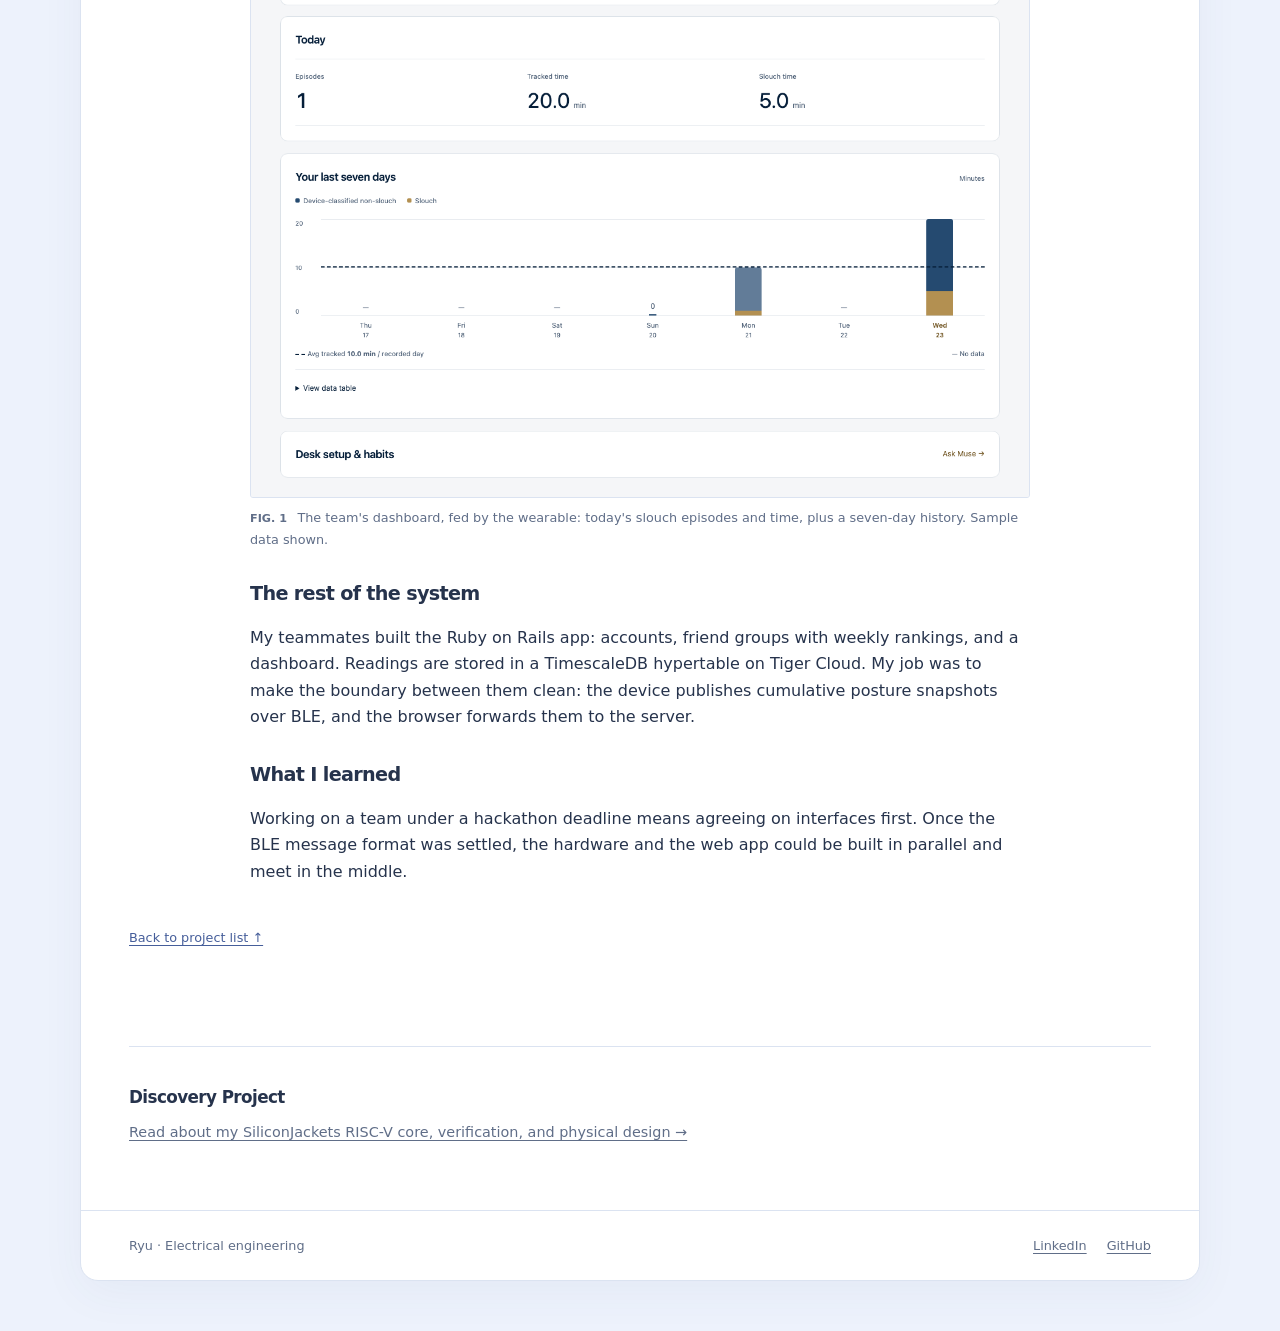
<file: projects/layered-clb.html>
<!doctype html>
<html lang="en">
<head>
  <meta charset="utf-8">
  <meta name="viewport" content="width=device-width, initial-scale=1">
  <title>Two-Layer CLB</title>
  <meta name="description" content="Extending VTR so one FPGA logic block can span two stacked dies, verified from architecture file to programmed fabric.">
  <link rel="icon" href="../assets/favicon.svg" type="image/svg+xml">
  <link rel="stylesheet" href="../assets/site.5b1344ac5570.css">
</head>
<body class="site-page">
<a class="skip" href="#main">Skip to content</a>
<div class="site-shell">
<header class="welcome-header">
    <a class="welcome-brand" href="../index.html?v=1045810b911e" aria-label="Ryu — Home"><span class="initial" aria-hidden="true">r.</span><span>Ryu<span class="brand-caption">Personal portfolio</span></span></a>
    <nav class="site-nav" aria-label="Main">
      <a href="../index.html?v=1045810b911e">Home</a>
      <a href="../projects.html?v=1045810b911e" aria-current="page">Projects</a>
      <a href="../projects/discovery.html?v=1045810b911e">Discovery Project</a>
      <a href="../about.html?v=1045810b911e">About</a>
      <a href="../resume.html?v=1045810b911e">Résumé</a>
      <a href="../goals.html?v=1045810b911e">Career goals</a>
    </nav>
  </header>
<main id="main" class="content-main">
<header class="page-head"><h1>Two-layer FPGA logic block</h1><p class="lede">This write-up is now part of the Projects page.</p><a id="project-destination" class="read-link" href="../projects.html?v=1045810b911e#layered-clb">Read the project →</a></header>
</main>
<script>window.location.replace(document.getElementById('project-destination').href);</script>
<footer class="site-footer"><span>Ryu · Electrical engineering</span><nav aria-label="Social links"><a href="https://www.linkedin.com/in/ryutran">LinkedIn</a><a href="https://github.com/goshoryuken">GitHub</a></nav></footer>
</div>
</body>
</html>
</file>
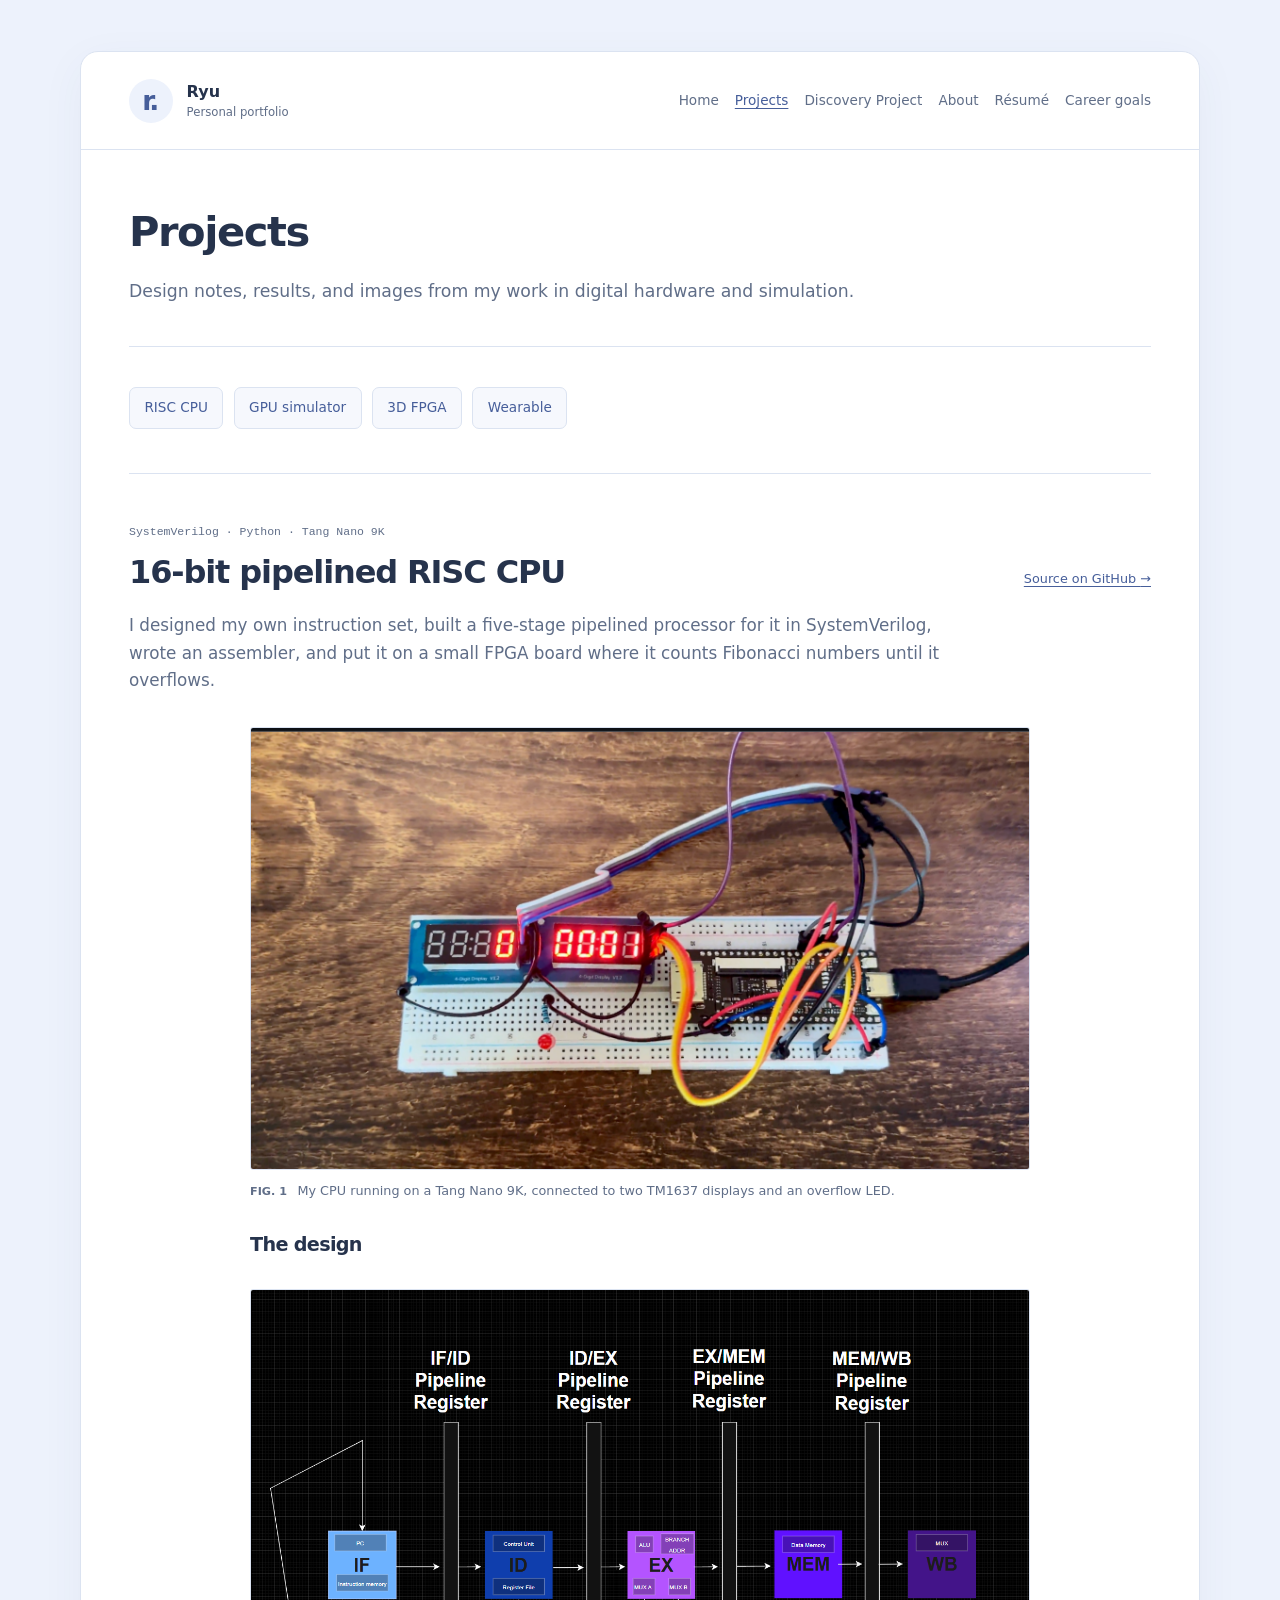
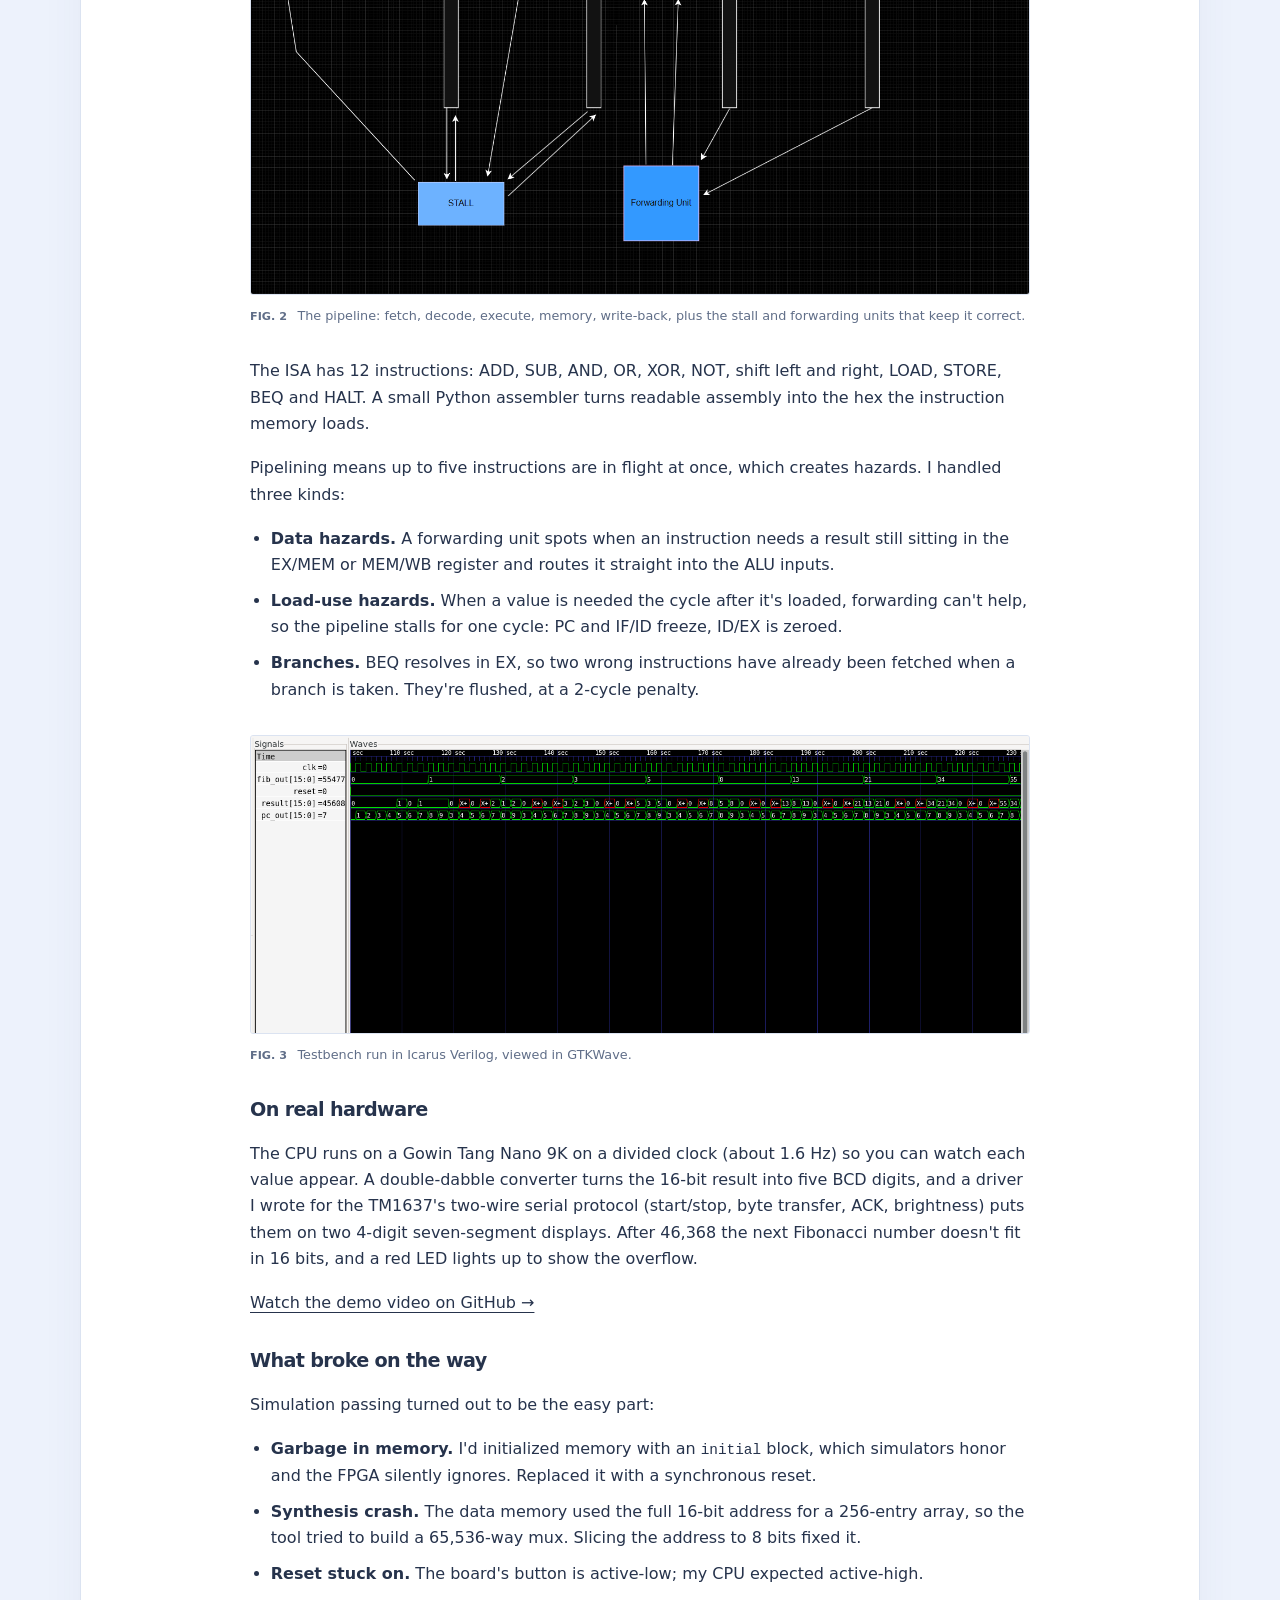
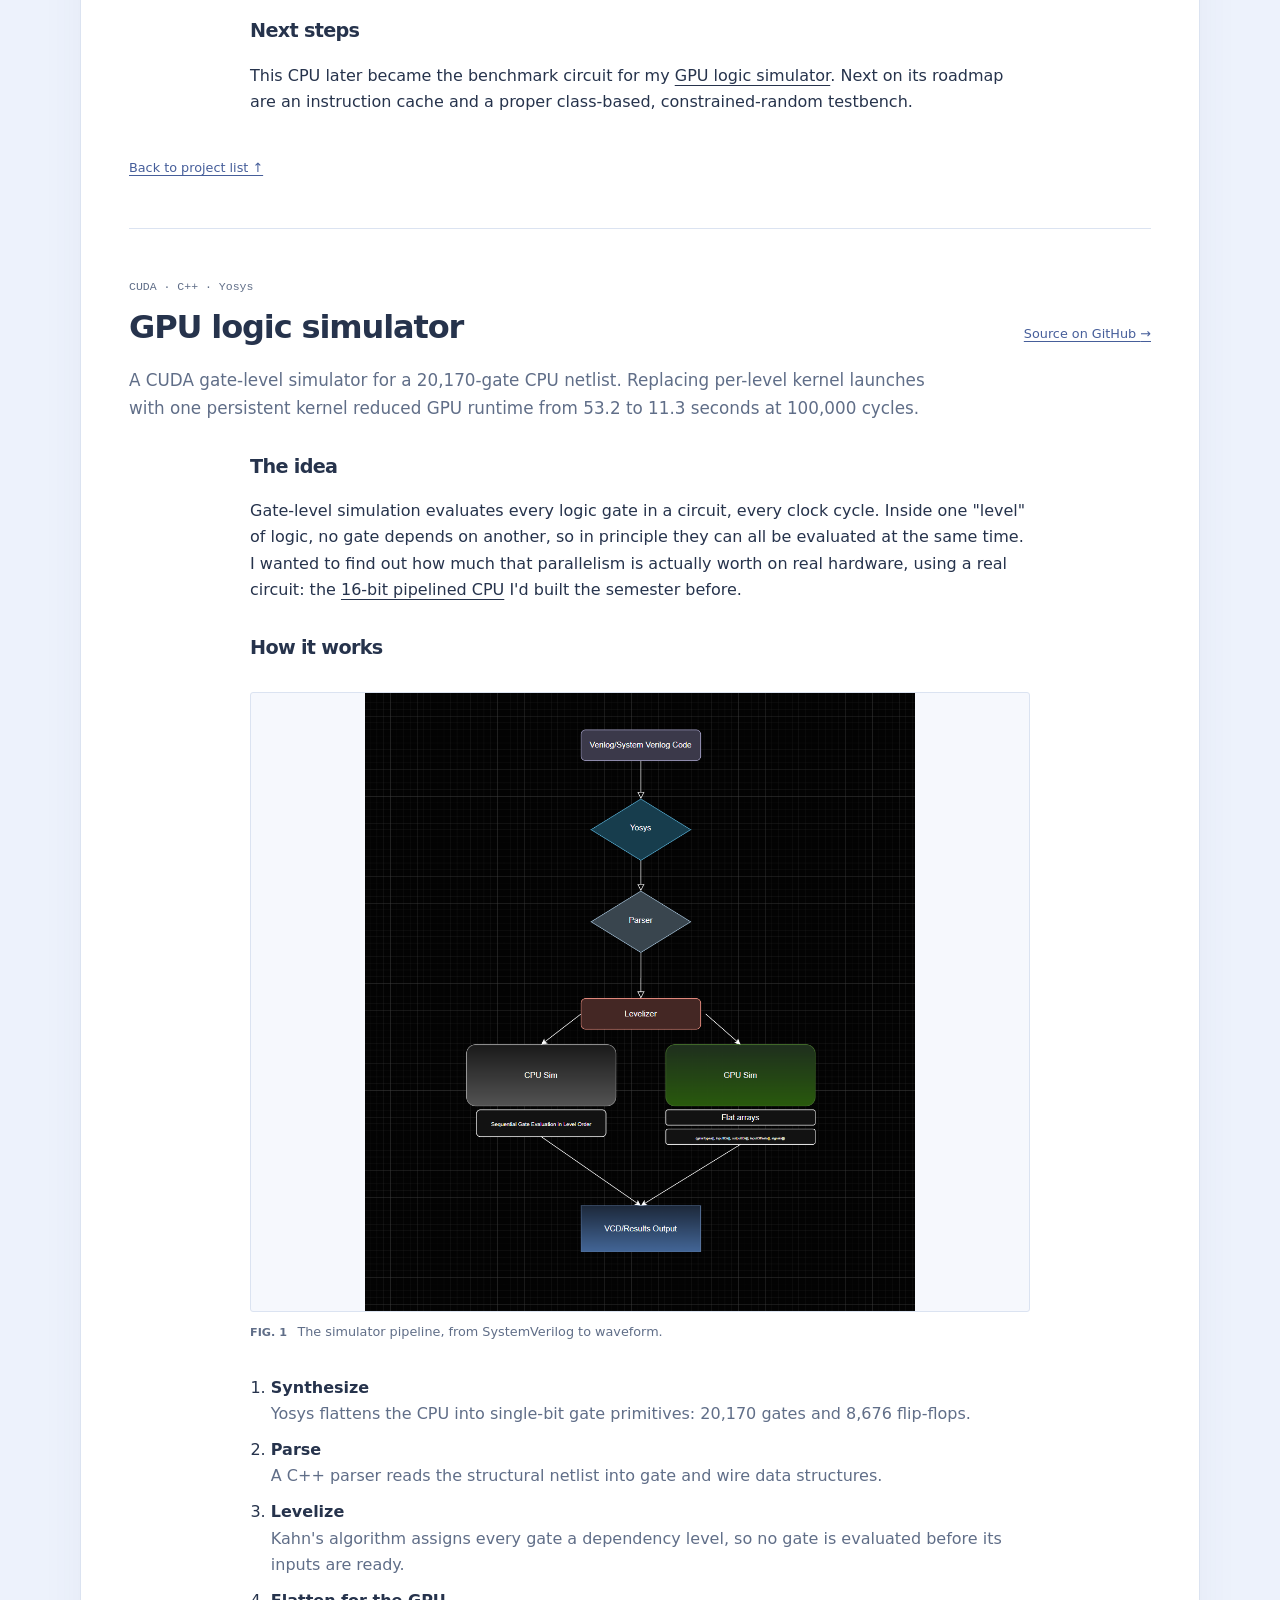
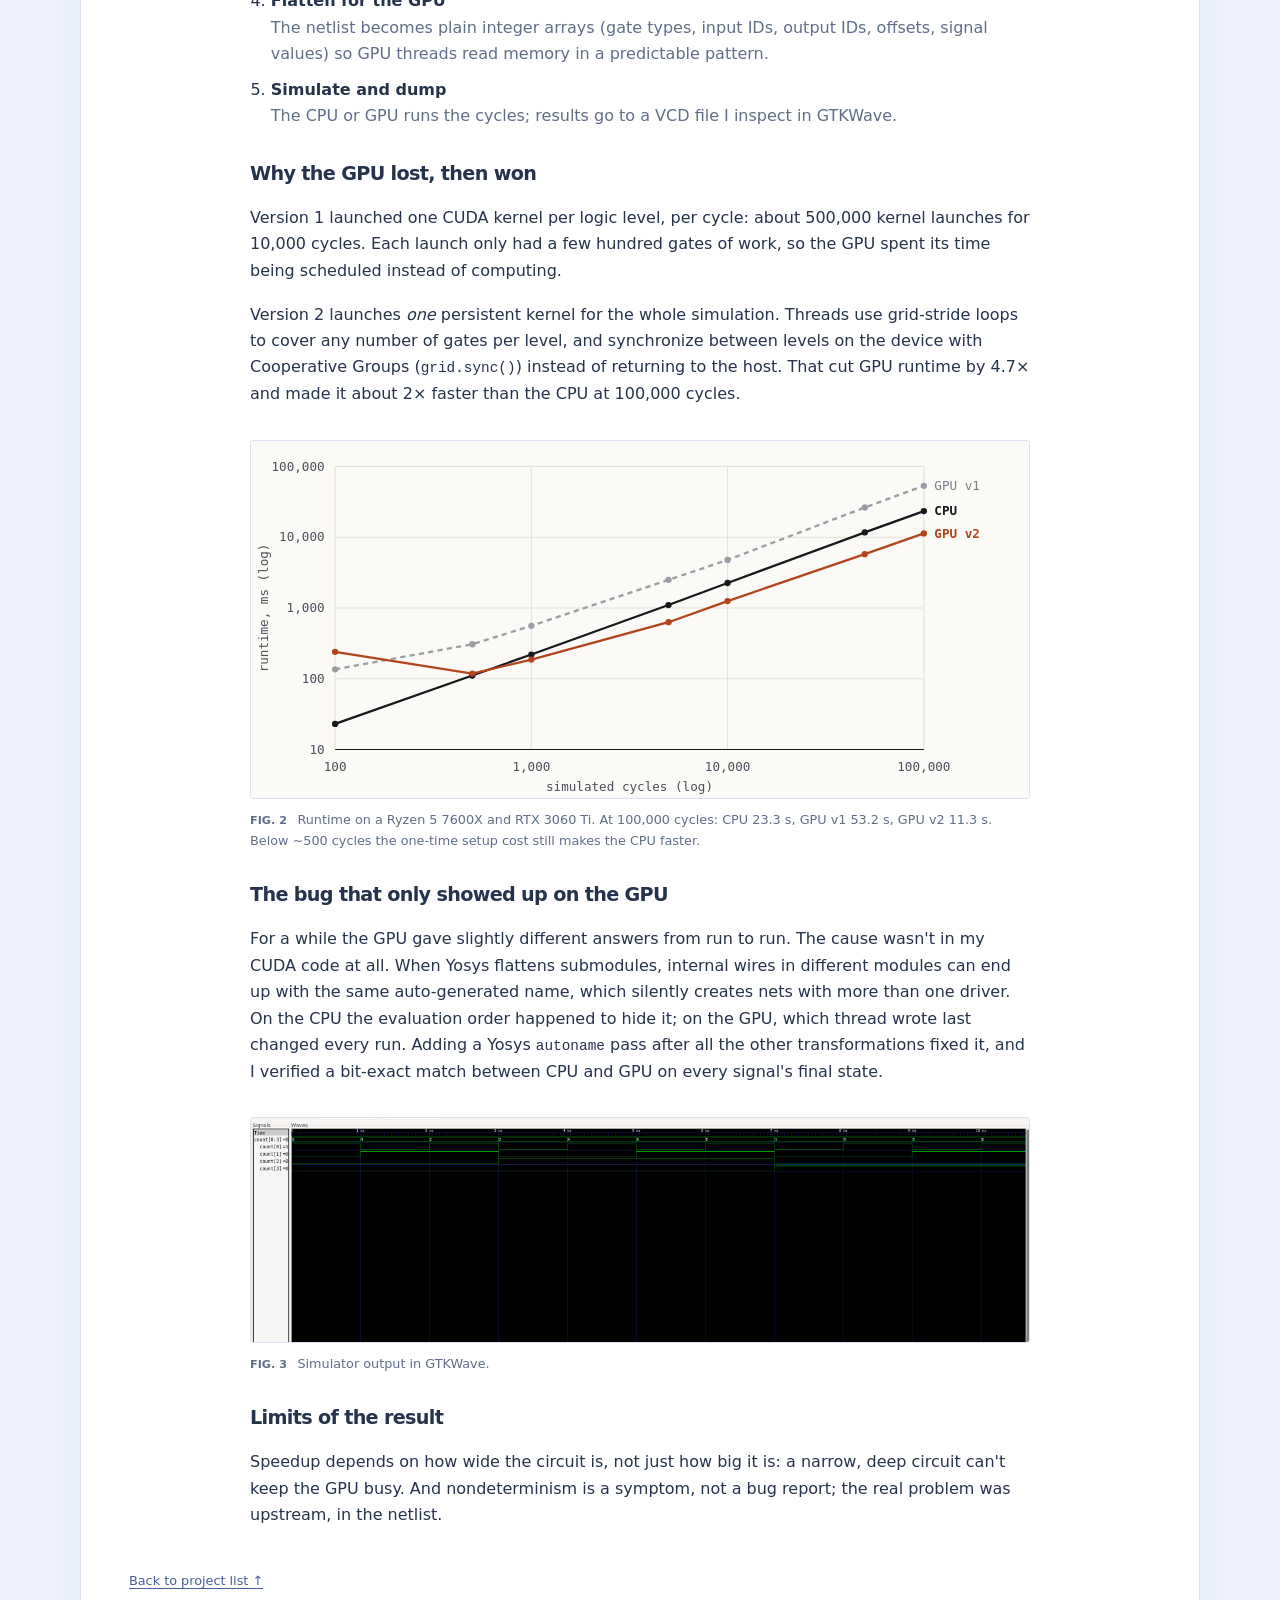
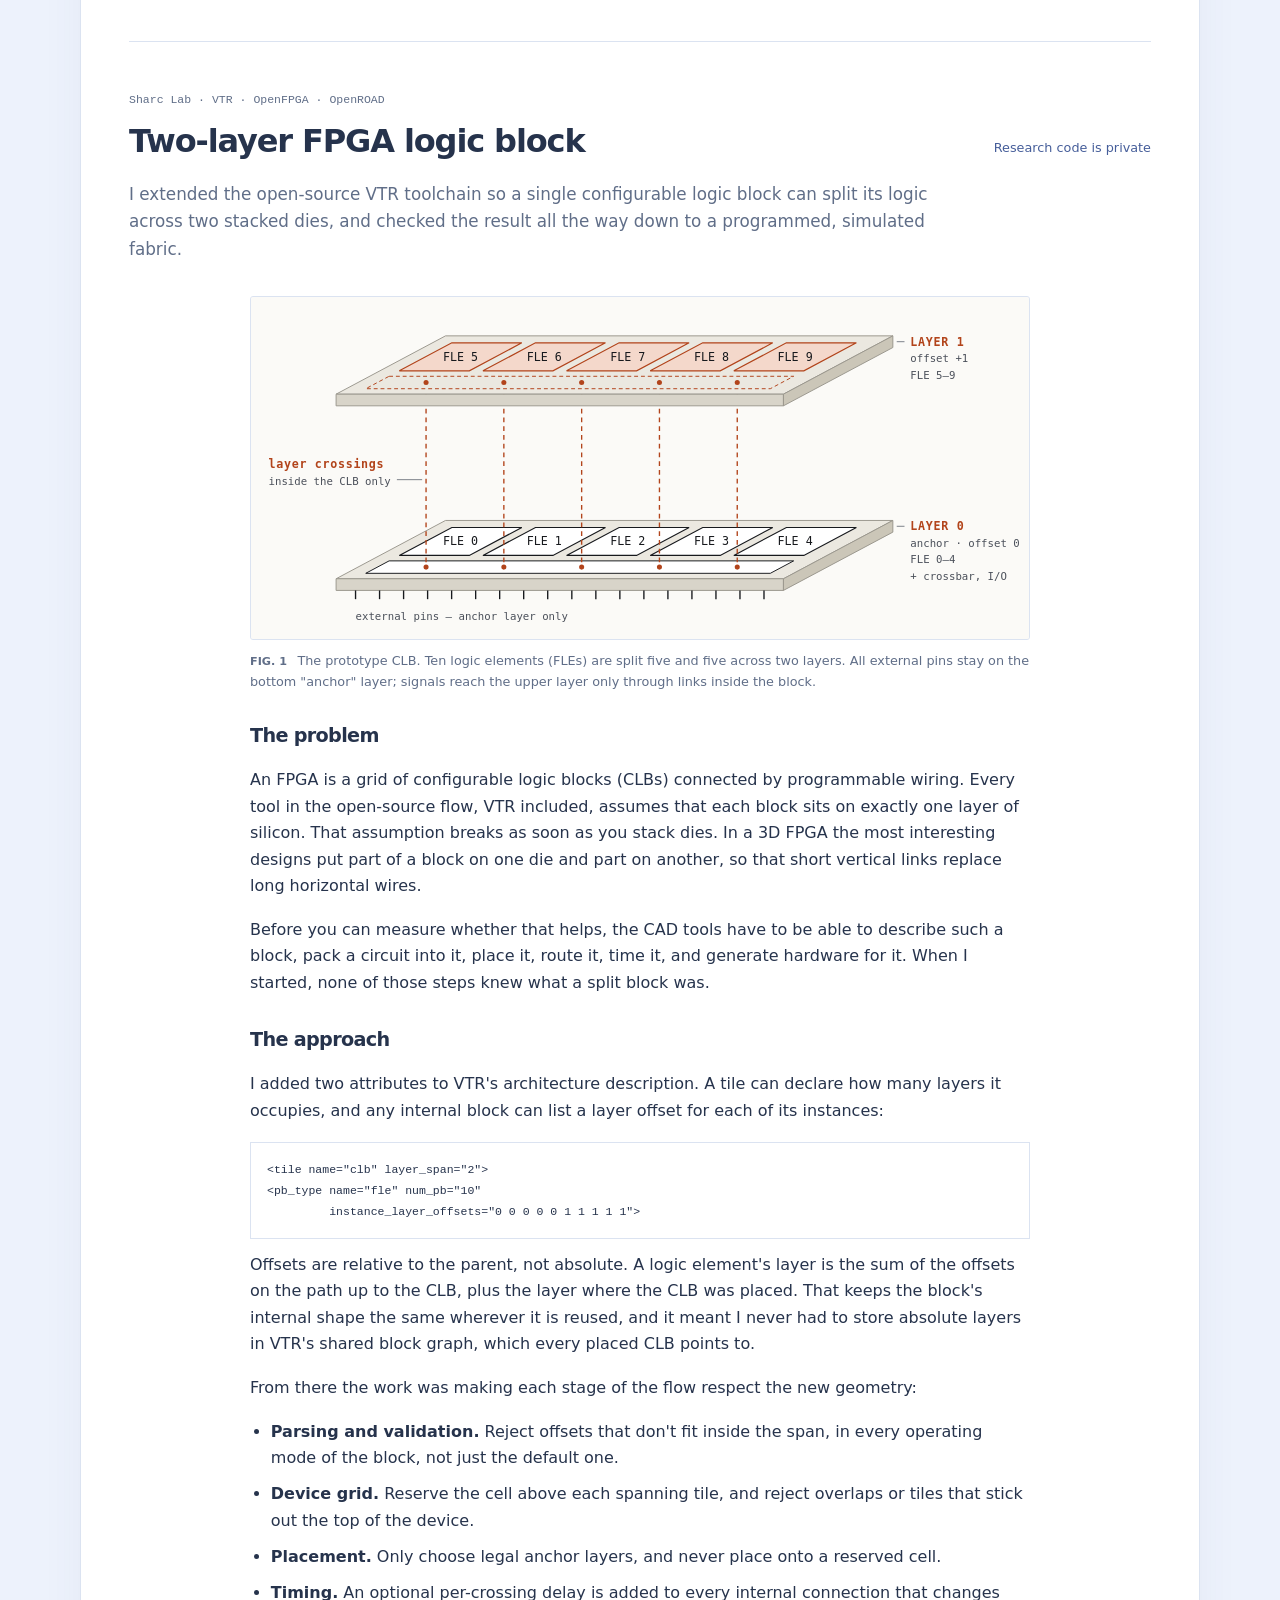
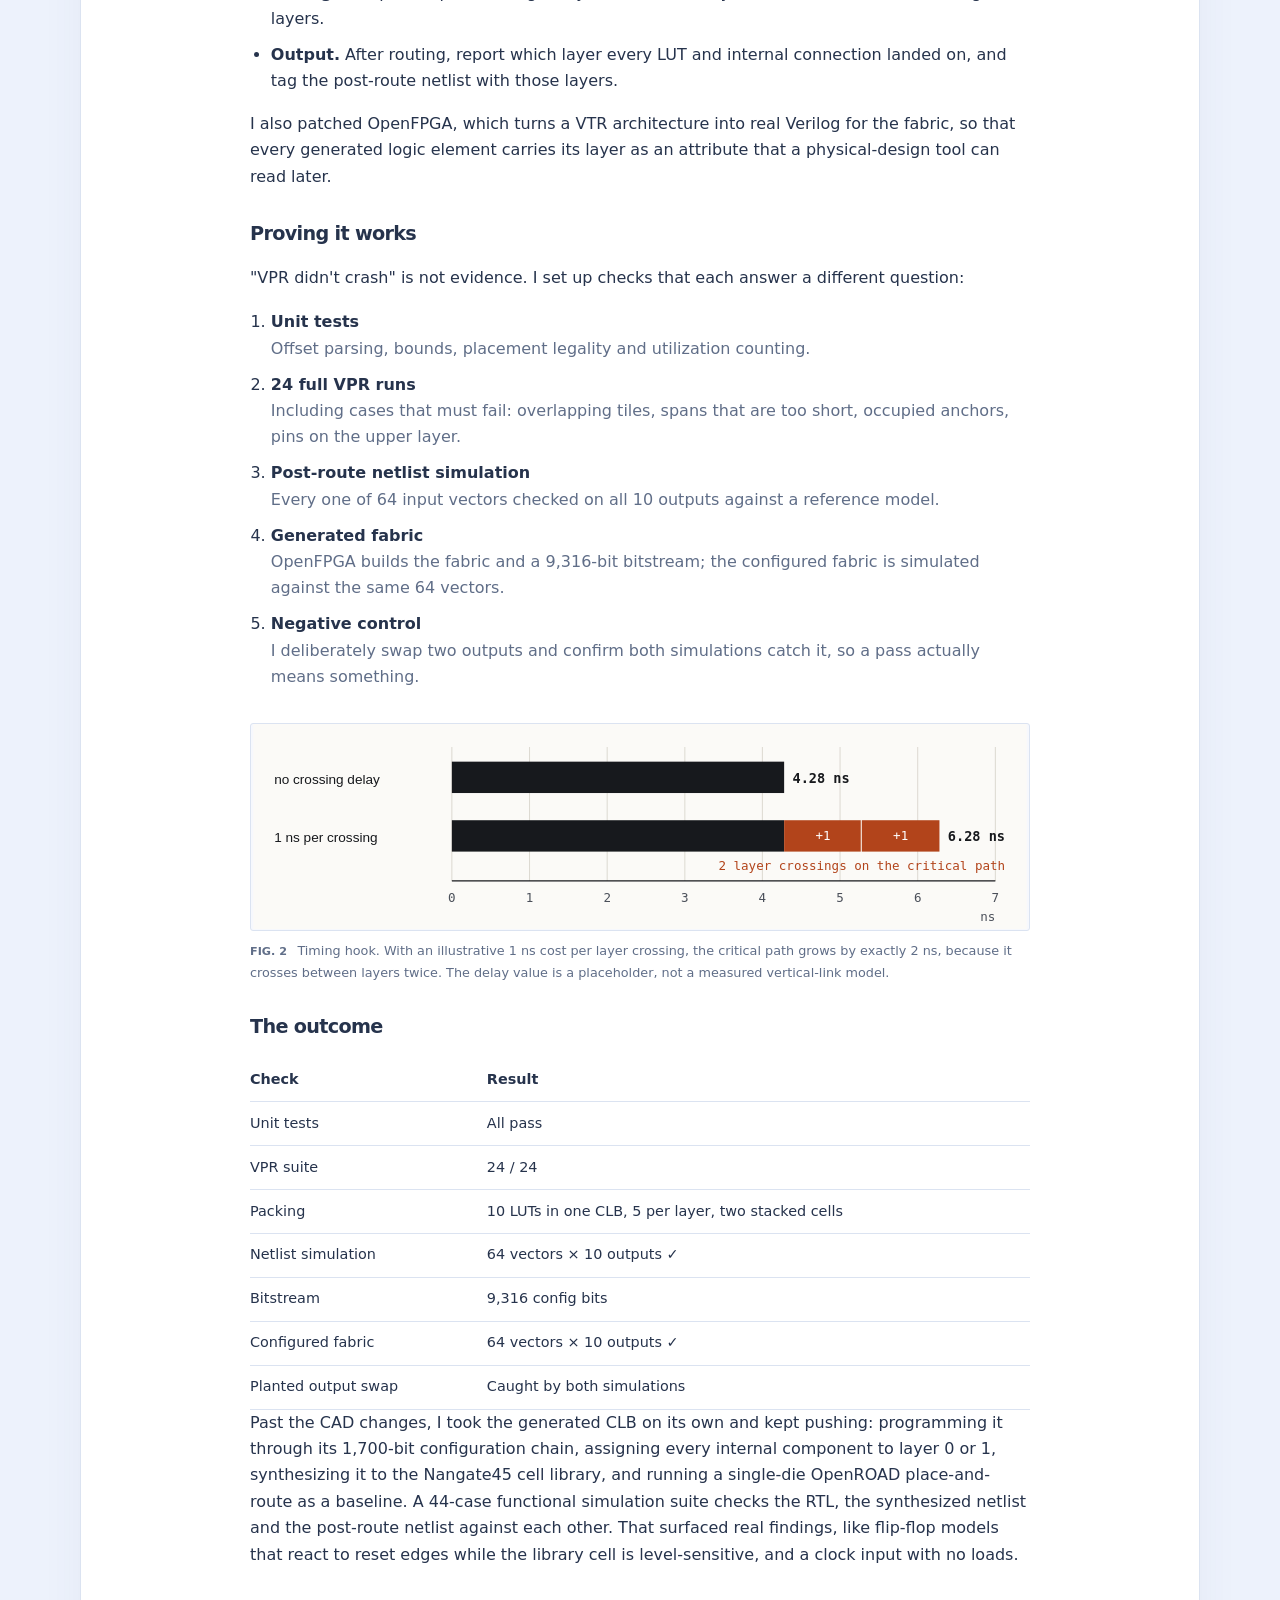
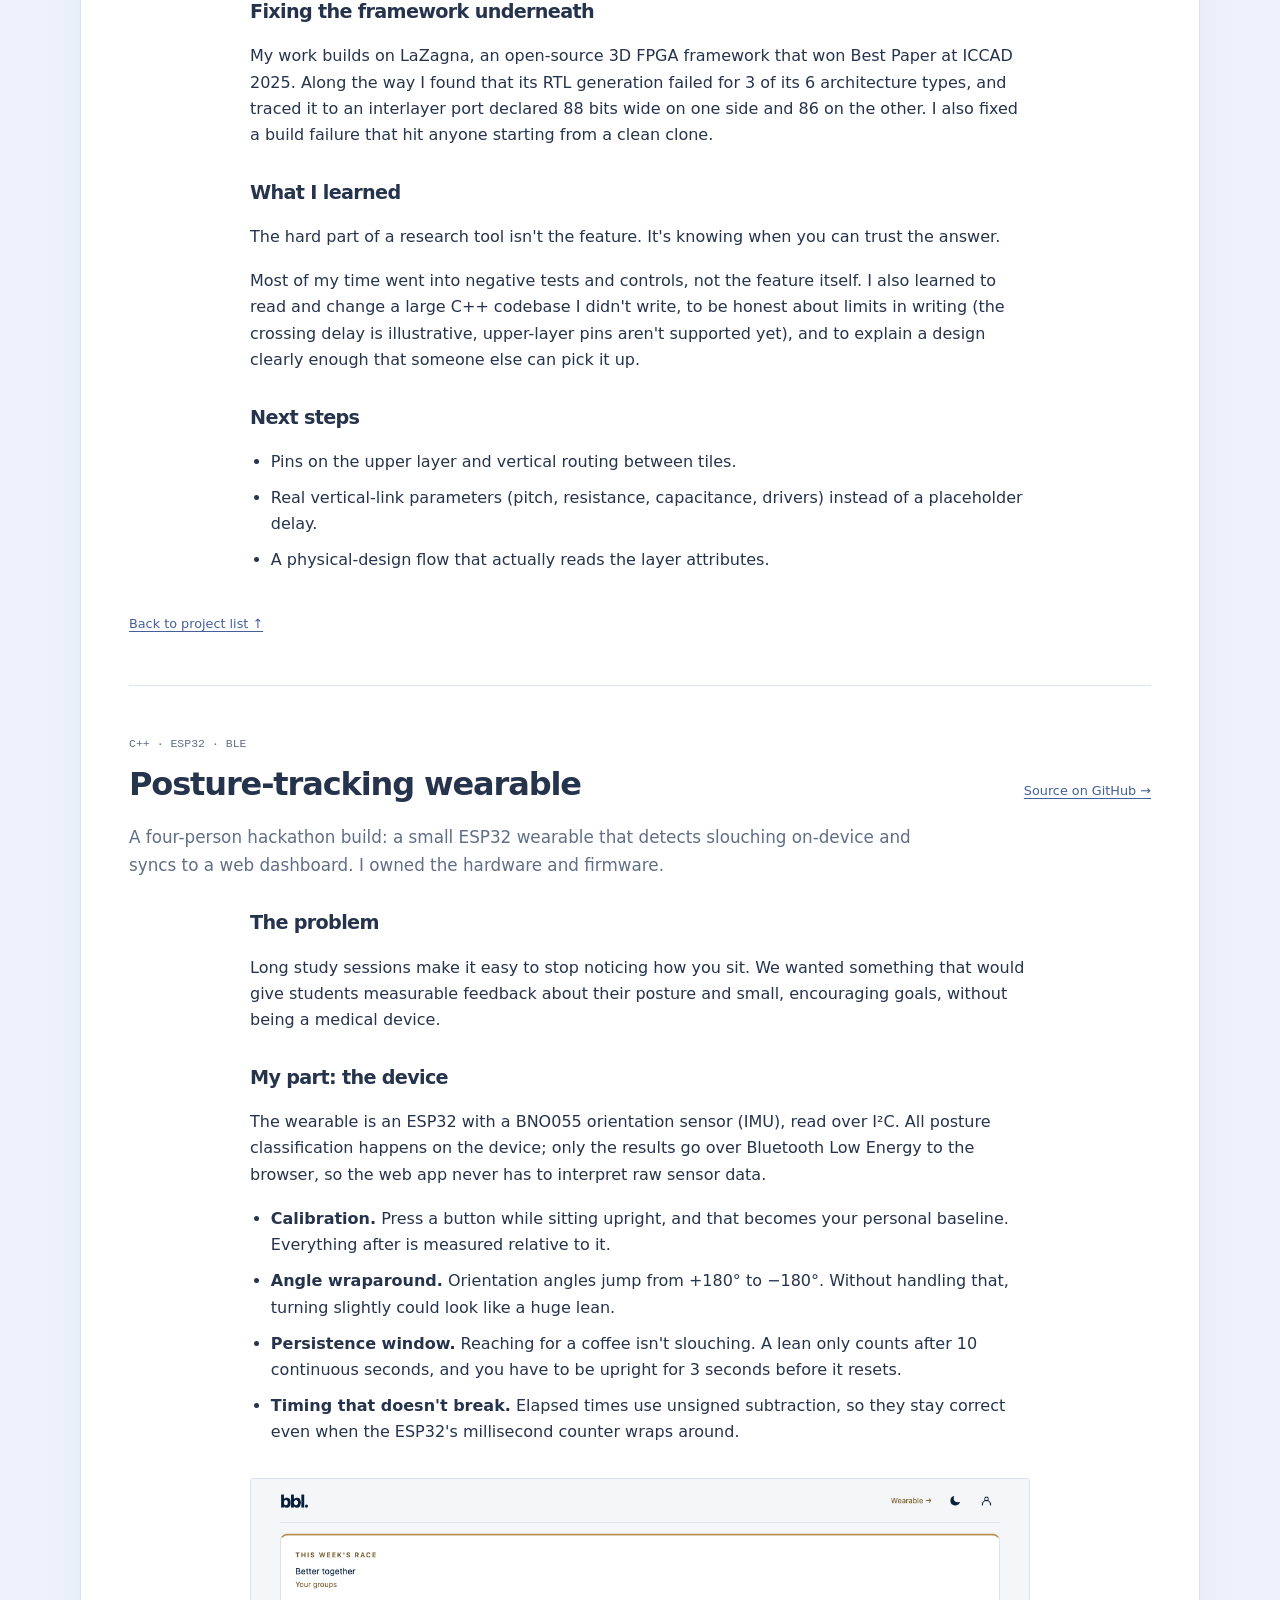
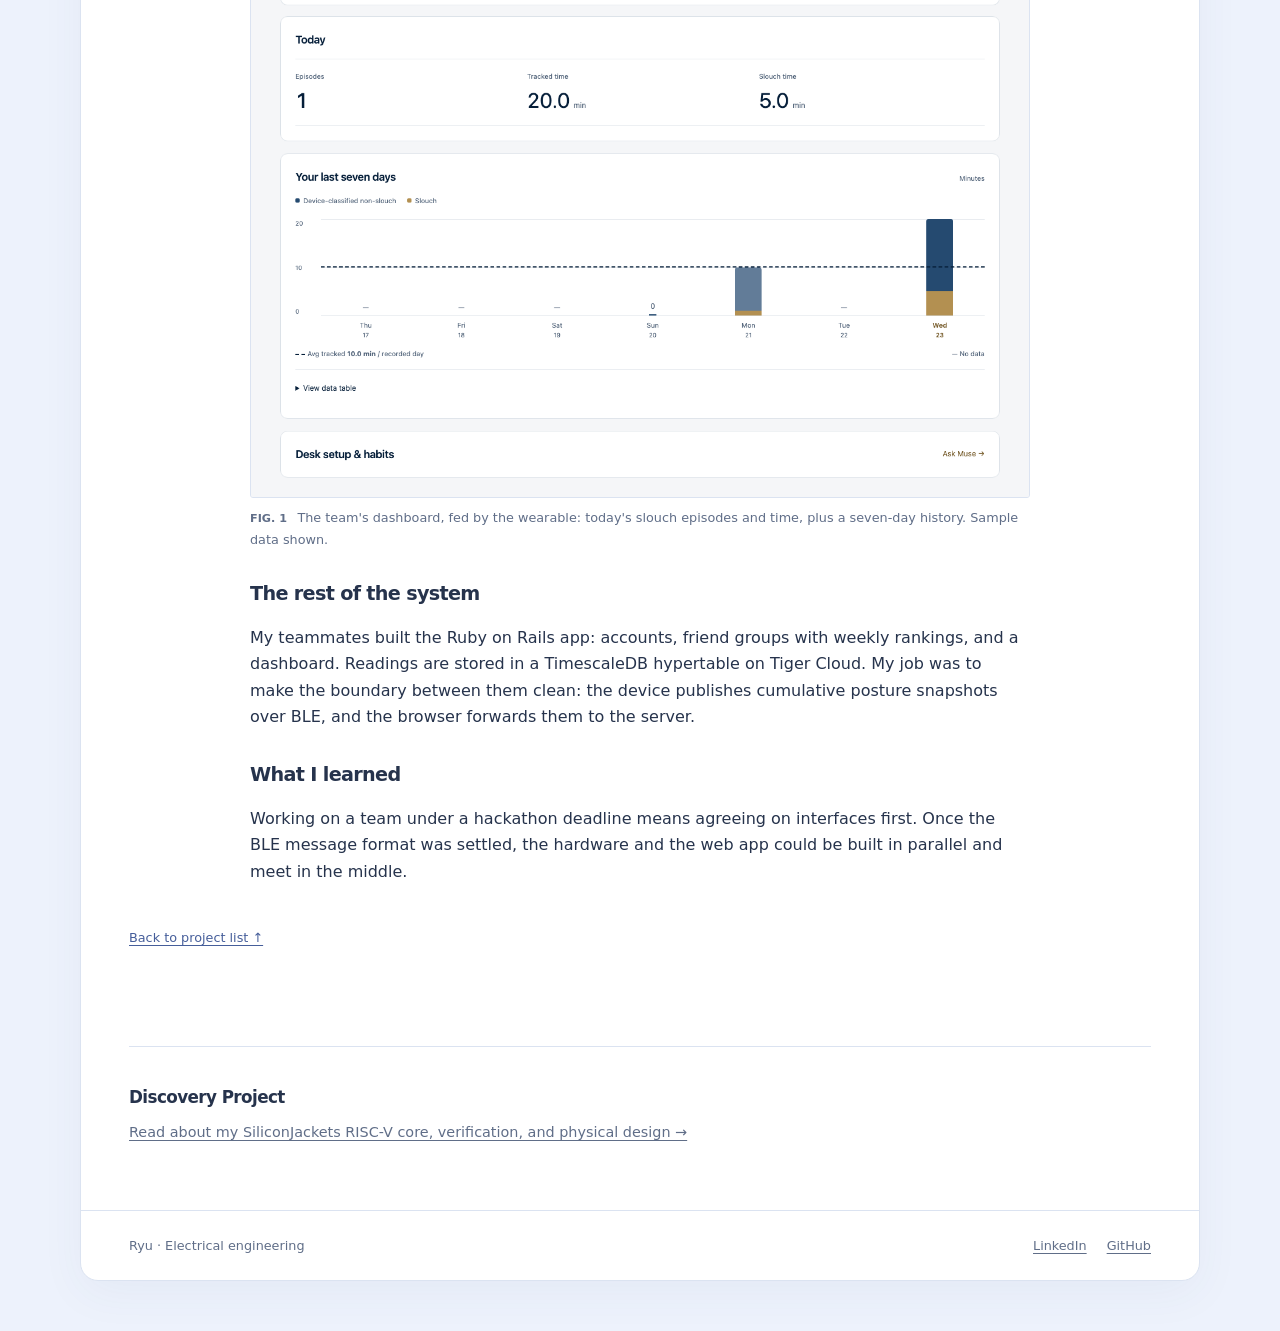
<file: projects/pose.html>
<!doctype html>
<html lang="en">
<head>
  <meta charset="utf-8">
  <meta name="viewport" content="width=device-width, initial-scale=1">
  <title>pose. Posture Wearable</title>
  <meta name="description" content="An ESP32 posture-tracking wearable with on-device motion sensing and BLE.">
  <link rel="icon" href="../assets/favicon.svg" type="image/svg+xml">
  <link rel="stylesheet" href="../assets/site.5b1344ac5570.css">
</head>
<body class="site-page">
<a class="skip" href="#main">Skip to content</a>
<div class="site-shell">
<header class="welcome-header">
    <a class="welcome-brand" href="../index.html?v=1045810b911e" aria-label="Ryu — Home"><span class="initial" aria-hidden="true">r.</span><span>Ryu<span class="brand-caption">Personal portfolio</span></span></a>
    <nav class="site-nav" aria-label="Main">
      <a href="../index.html?v=1045810b911e">Home</a>
      <a href="../projects.html?v=1045810b911e" aria-current="page">Projects</a>
      <a href="../projects/discovery.html?v=1045810b911e">Discovery Project</a>
      <a href="../about.html?v=1045810b911e">About</a>
      <a href="../resume.html?v=1045810b911e">Résumé</a>
      <a href="../goals.html?v=1045810b911e">Career goals</a>
    </nav>
  </header>
<main id="main" class="content-main">
<header class="page-head"><h1>Posture-tracking wearable</h1><p class="lede">This write-up is now part of the Projects page.</p><a id="project-destination" class="read-link" href="../projects.html?v=1045810b911e#pose">Read the project →</a></header>
</main>
<script>window.location.replace(document.getElementById('project-destination').href);</script>
<footer class="site-footer"><span>Ryu · Electrical engineering</span><nav aria-label="Social links"><a href="https://www.linkedin.com/in/ryutran">LinkedIn</a><a href="https://github.com/goshoryuken">GitHub</a></nav></footer>
</div>
</body>
</html>
</file>
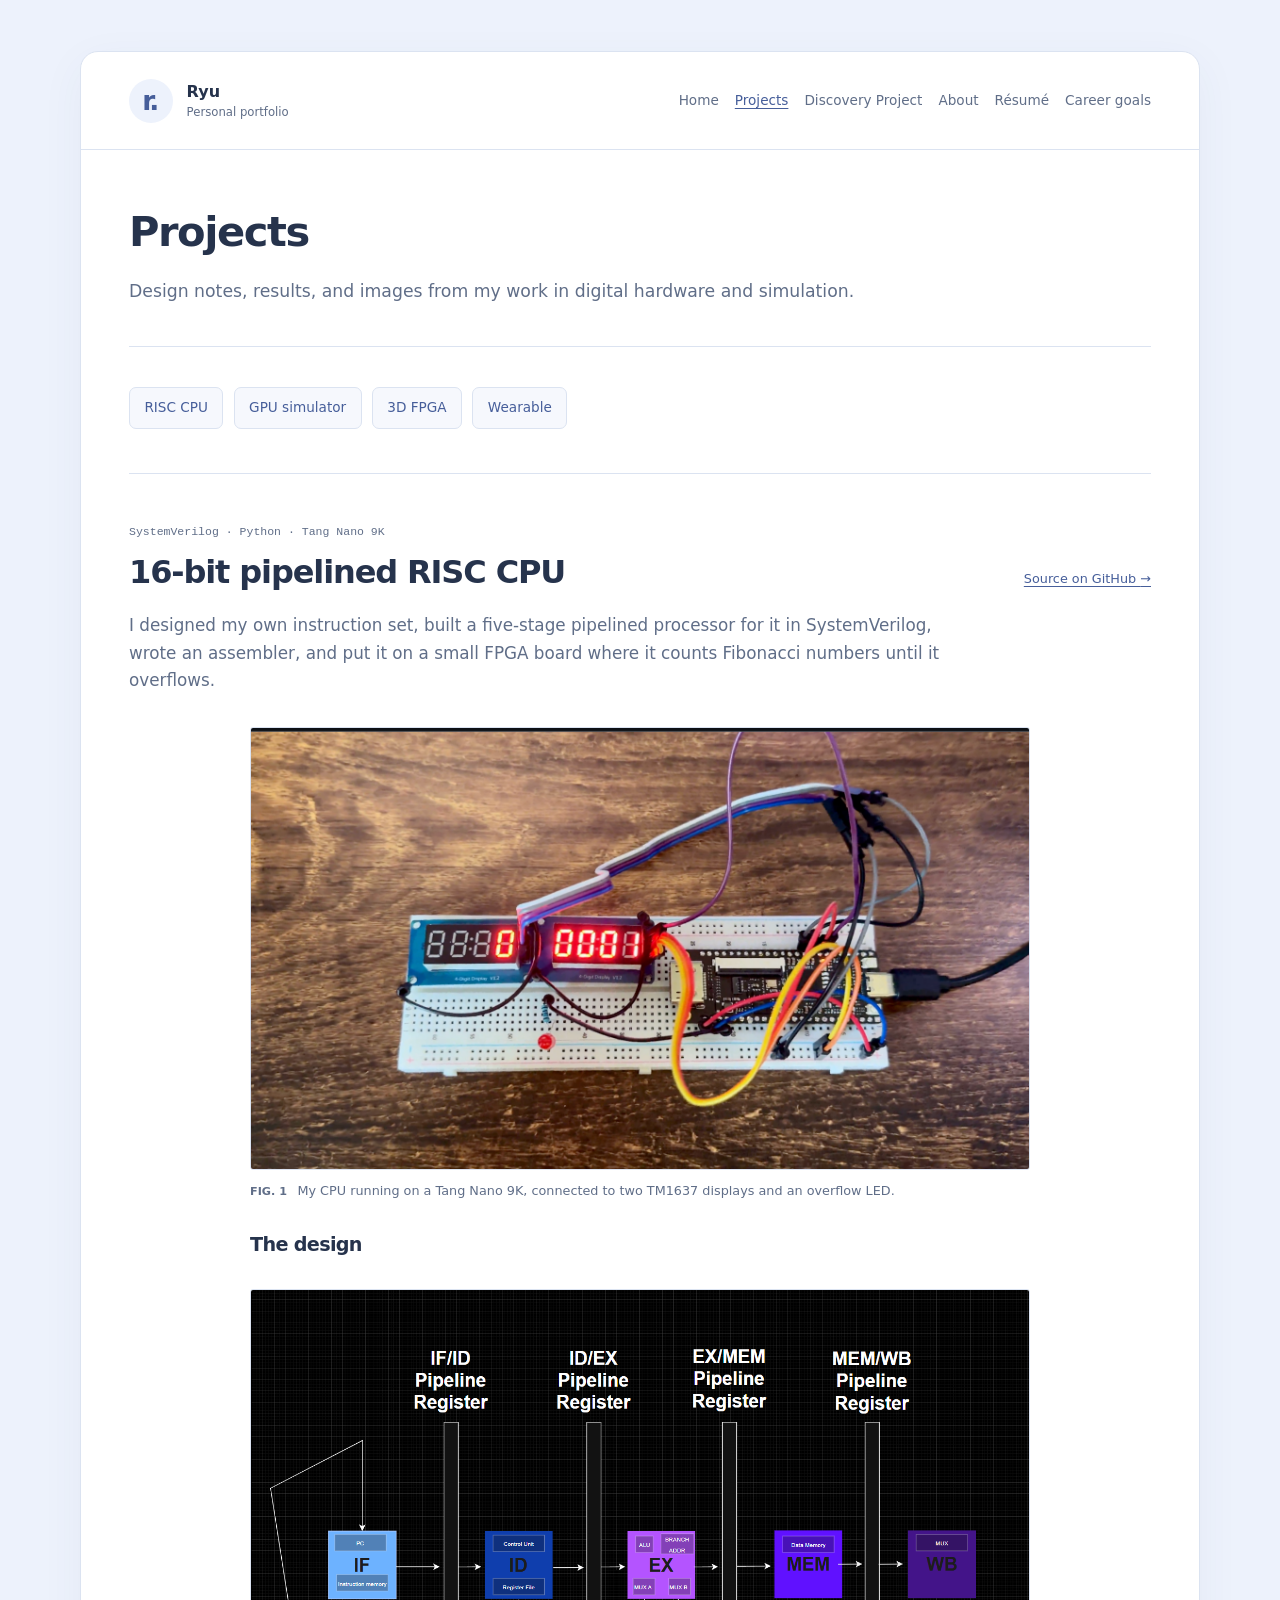
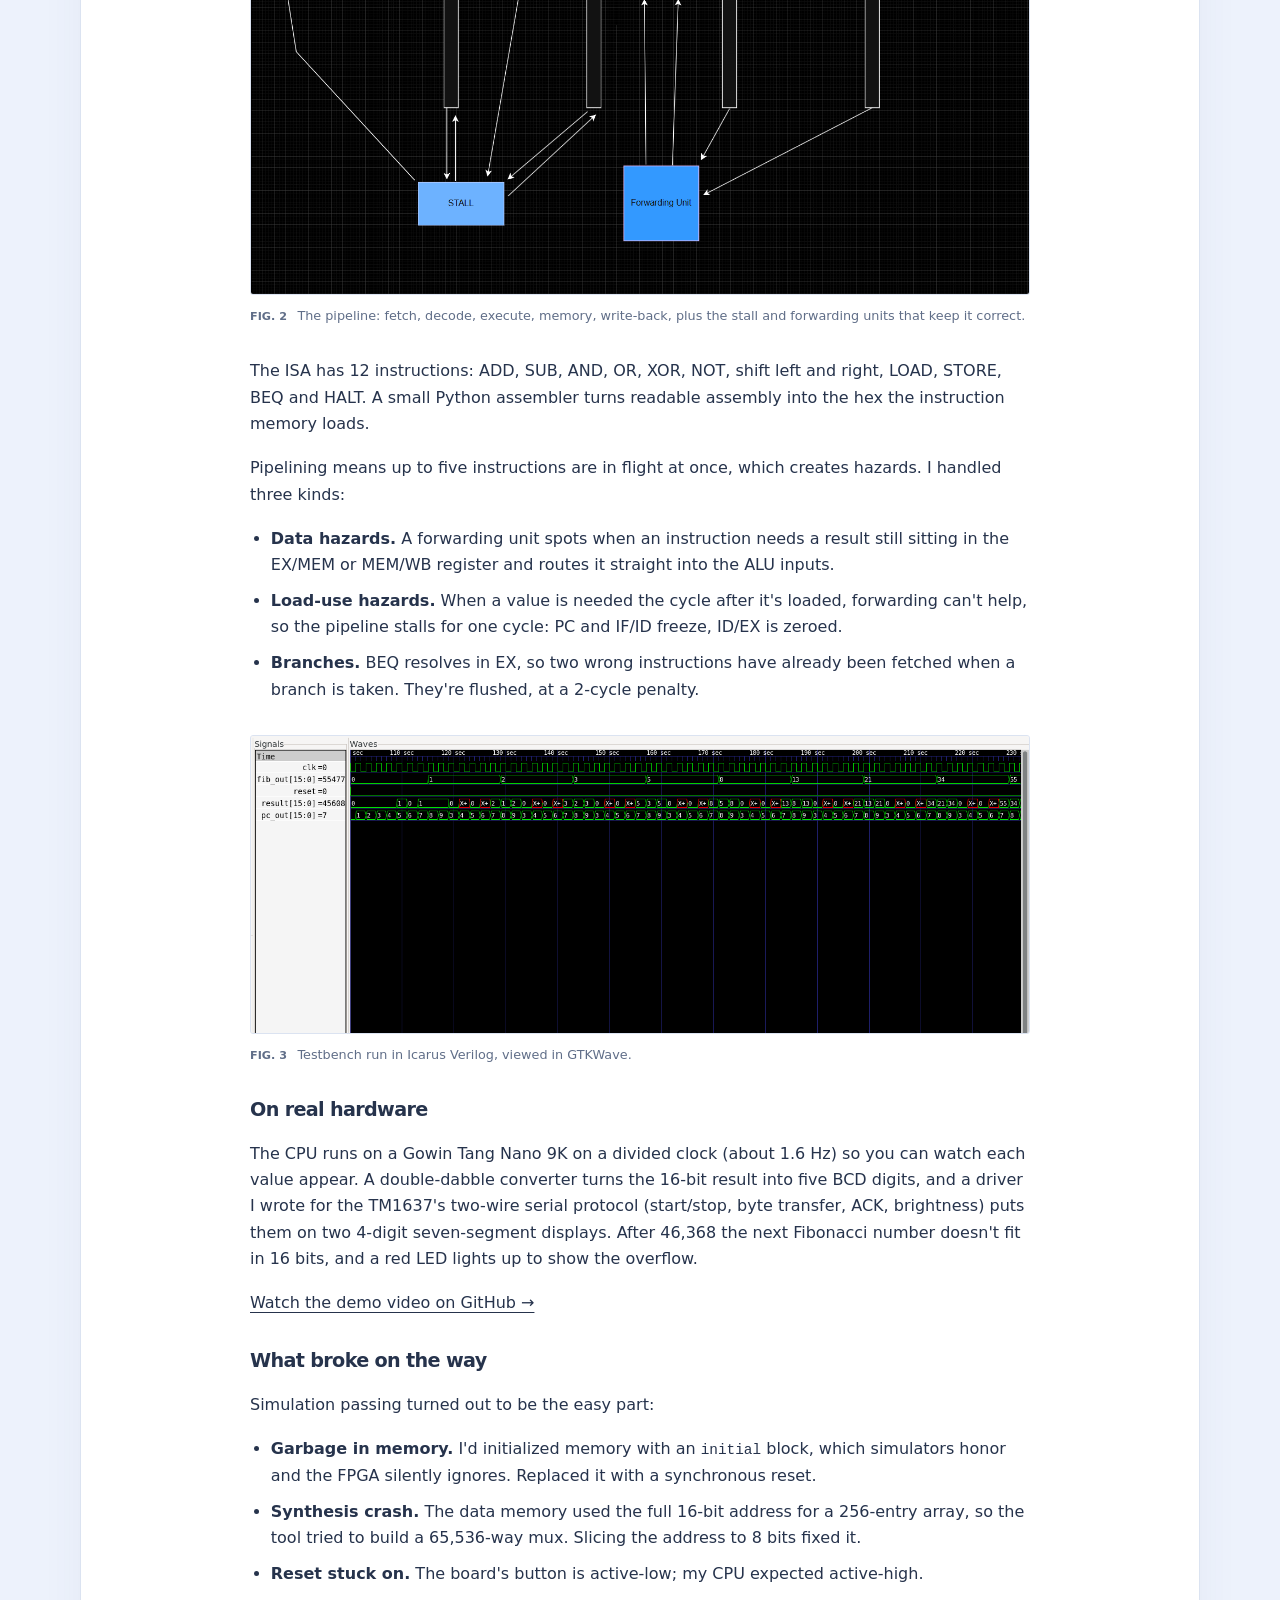
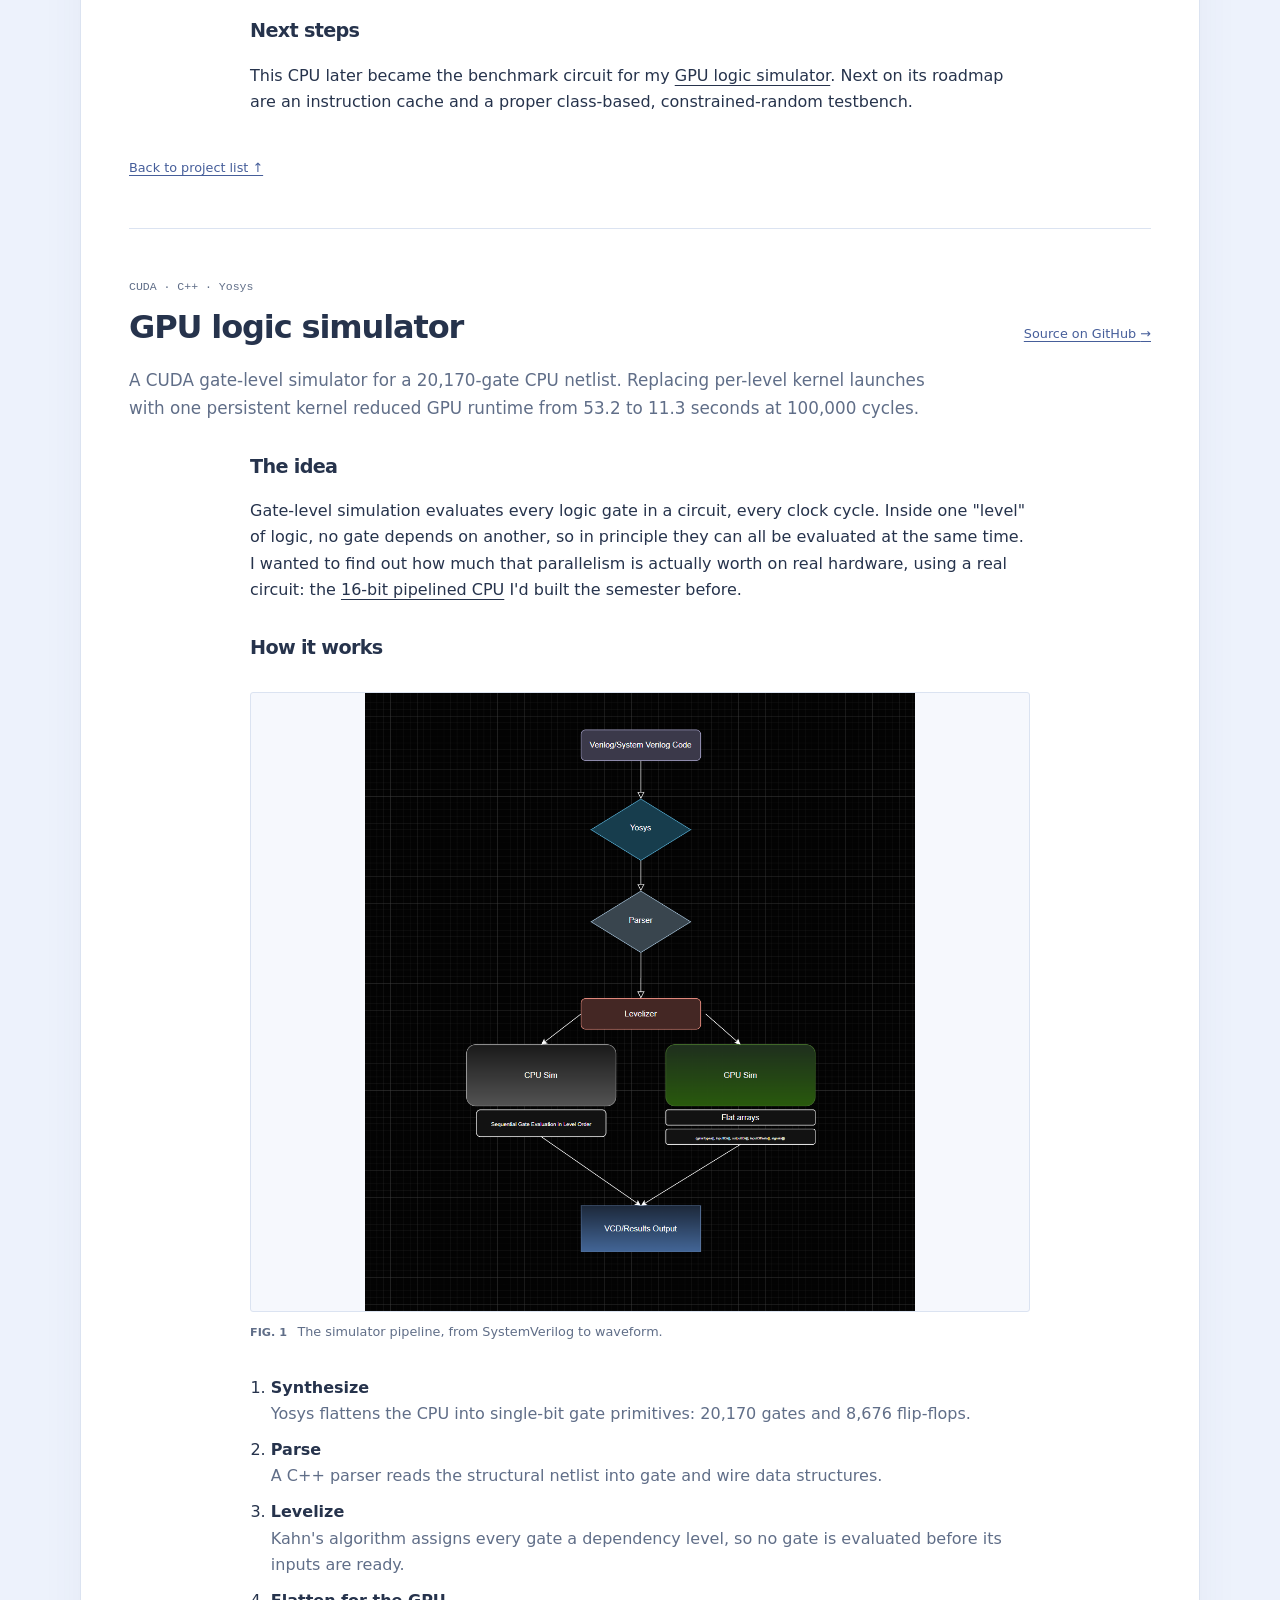
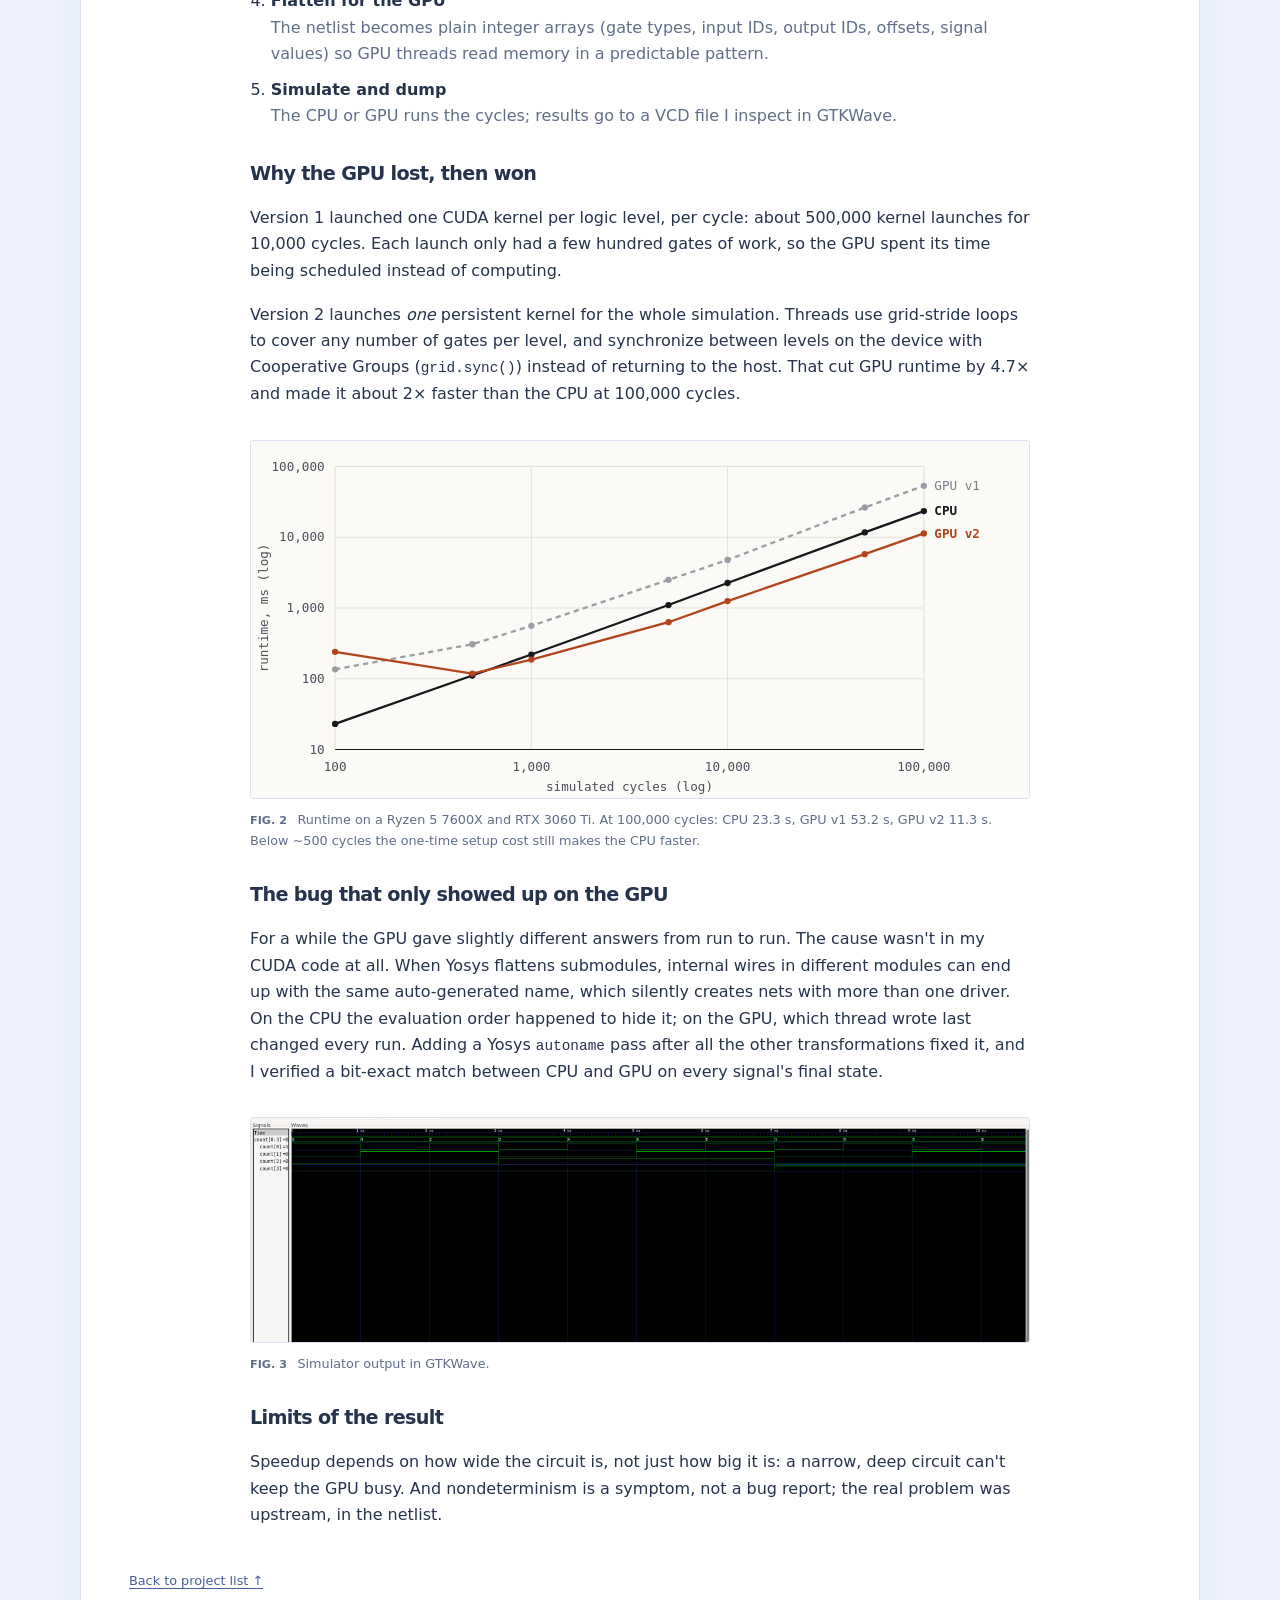
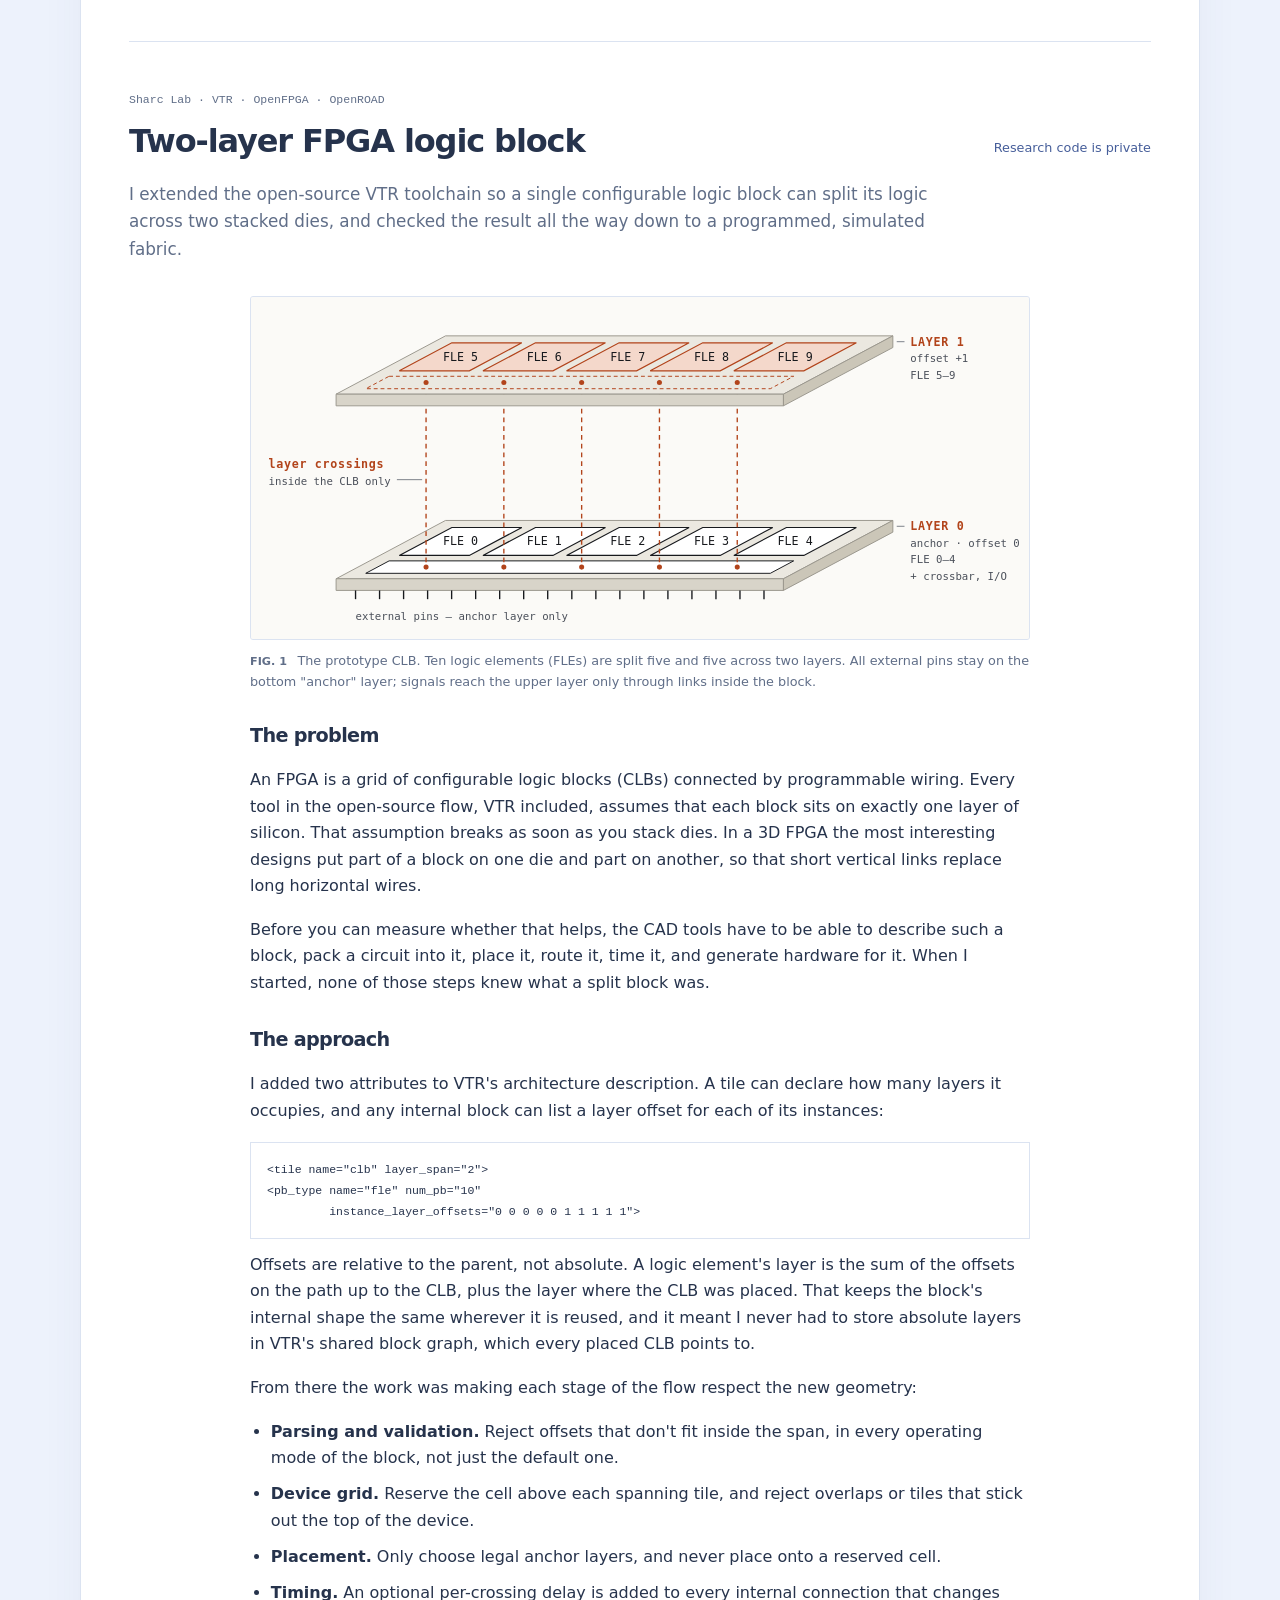
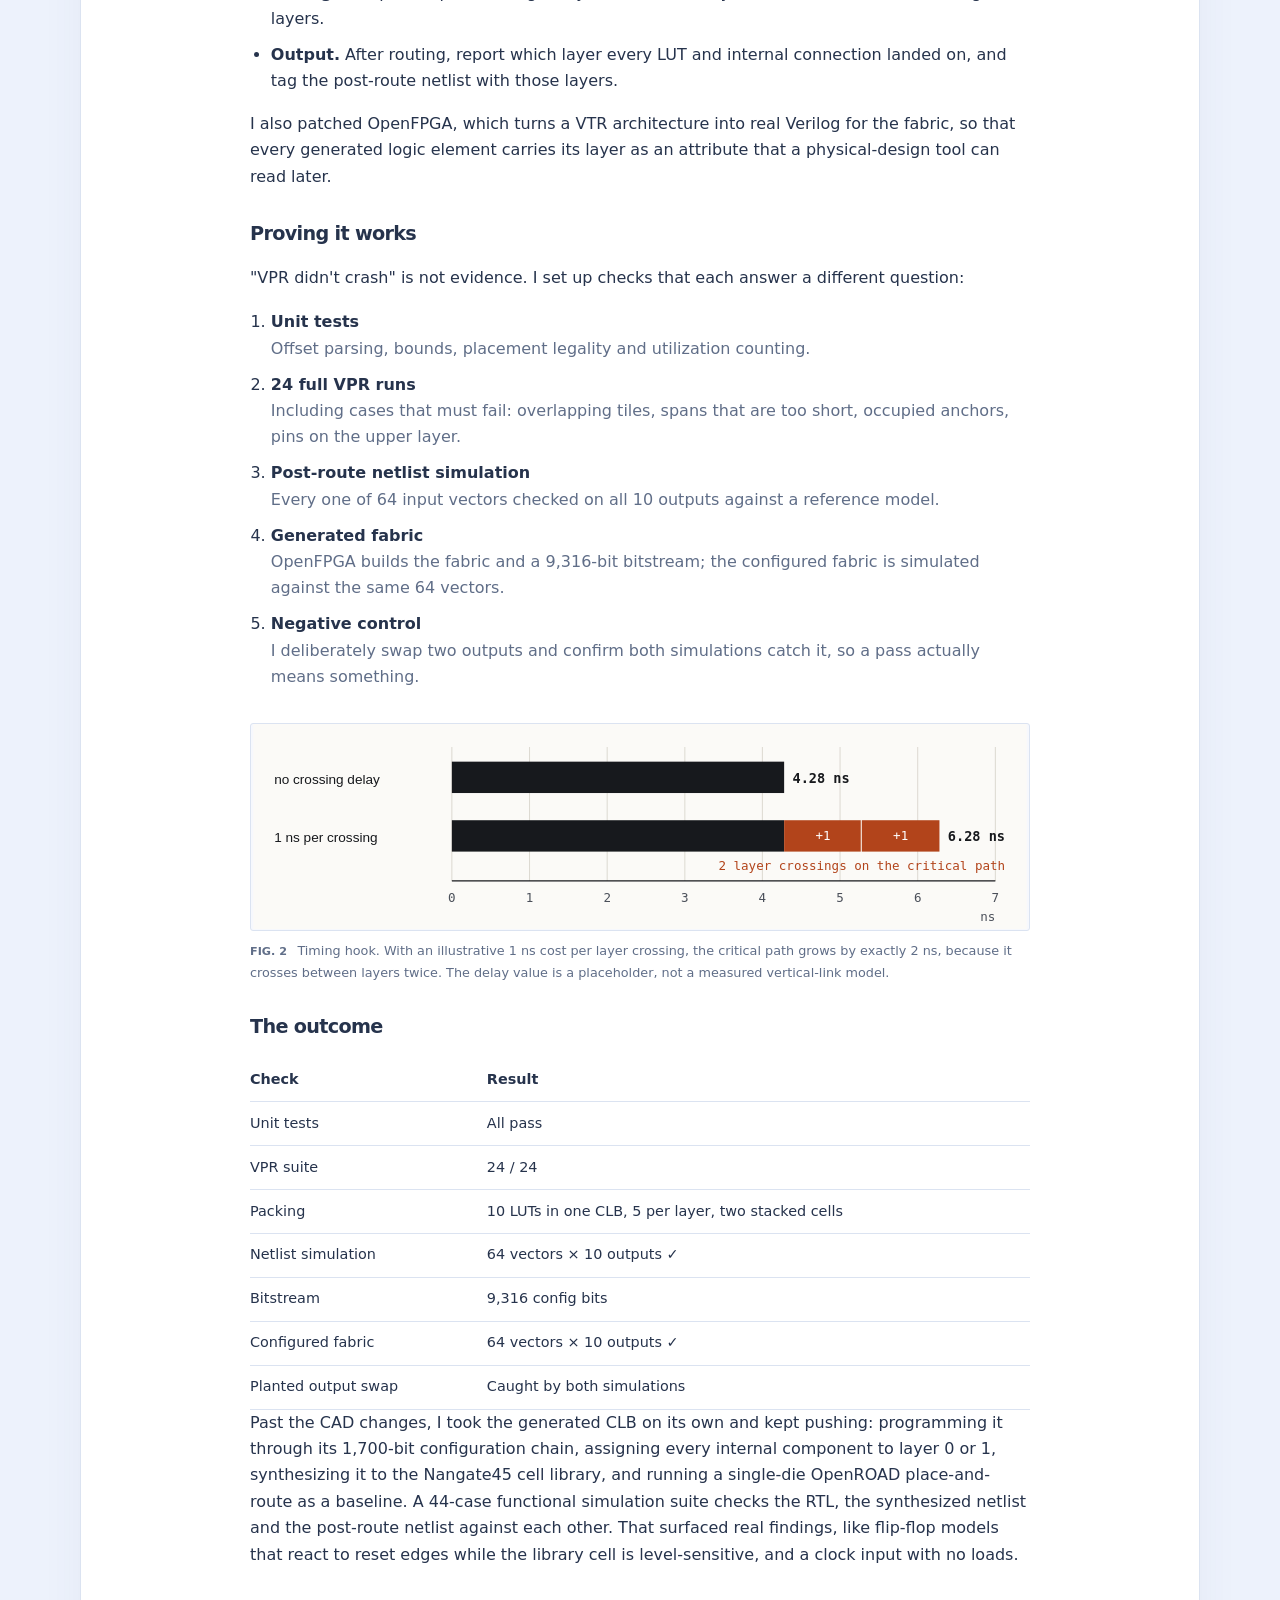
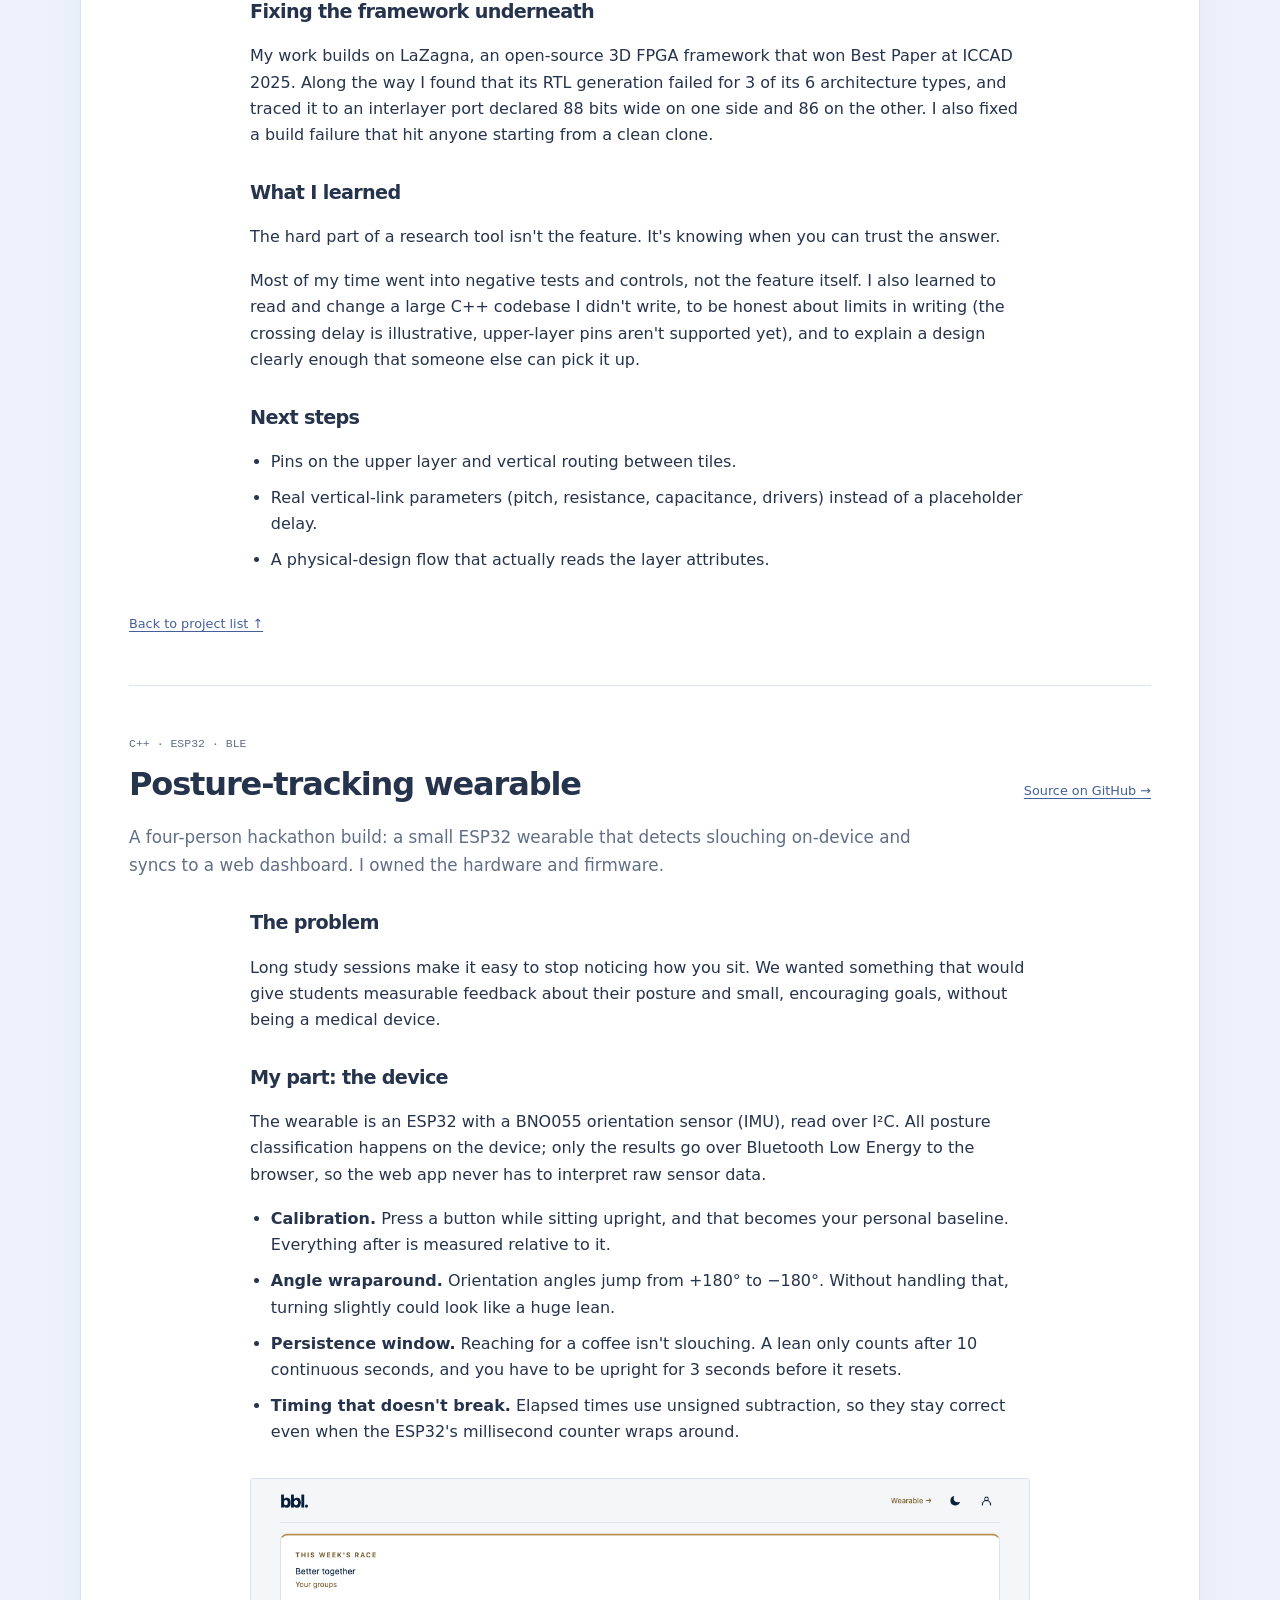
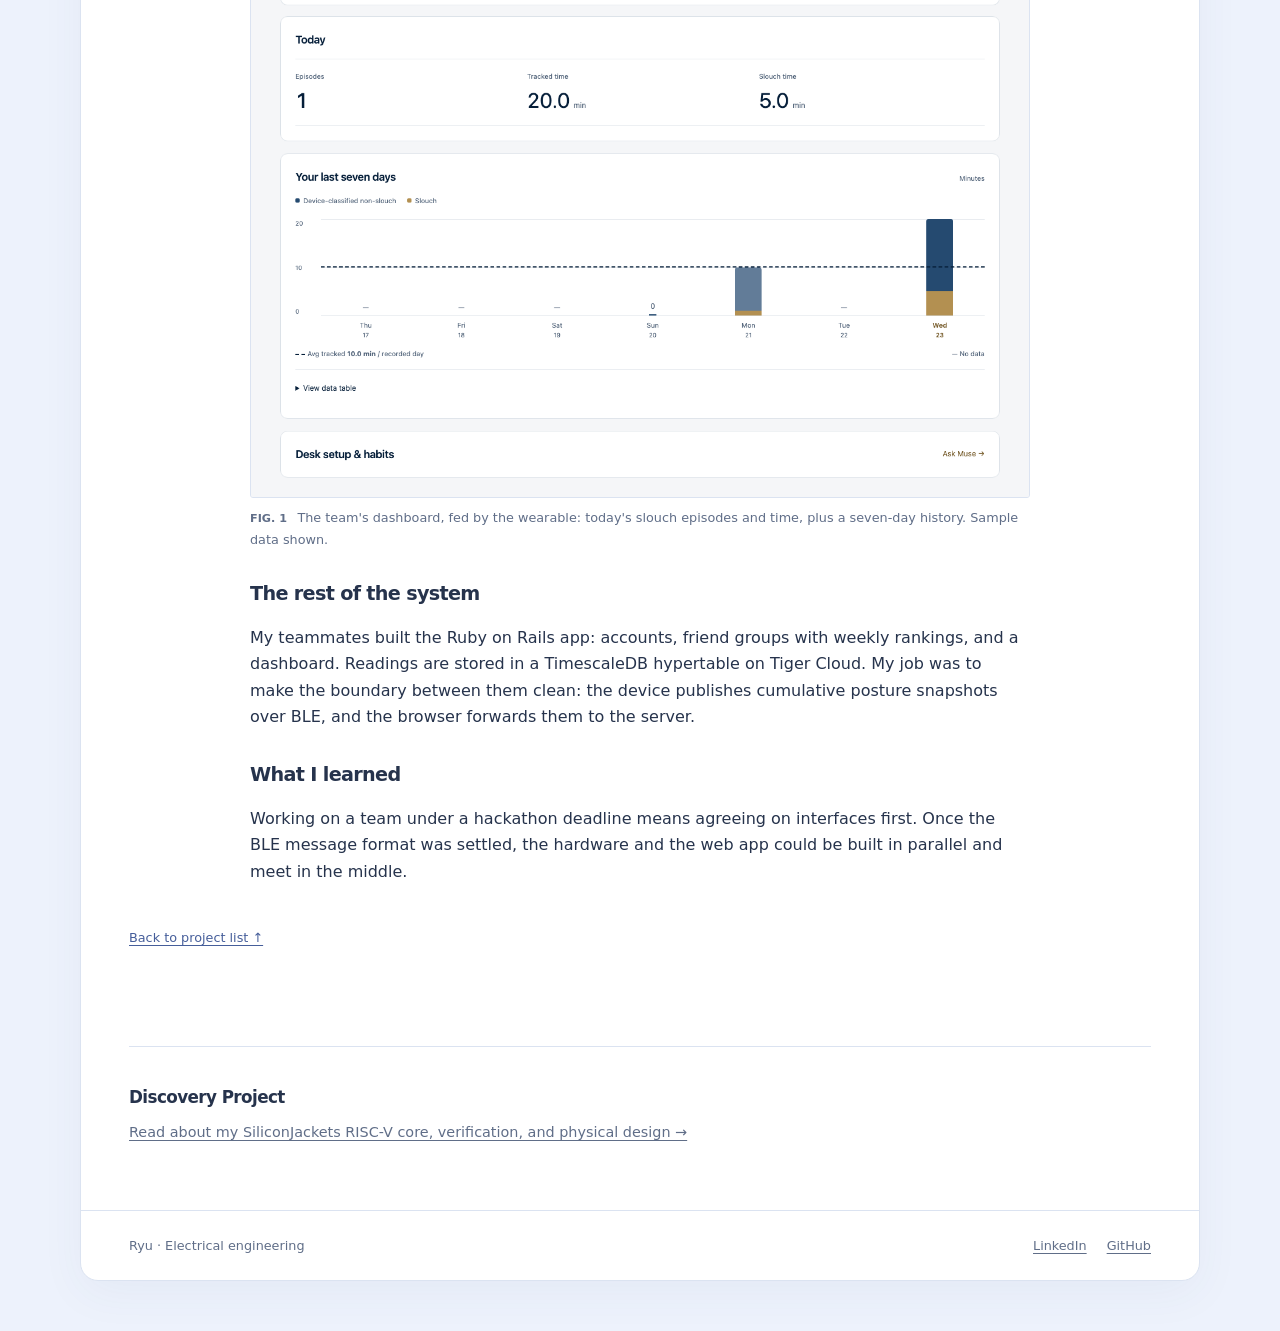
<file: projects/risc-cpu.html>
<!doctype html>
<html lang="en">
<head>
  <meta charset="utf-8">
  <meta name="viewport" content="width=device-width, initial-scale=1">
  <title>16-Bit Pipelined CPU</title>
  <meta name="description" content="A 5-stage pipelined 16-bit RISC CPU in SystemVerilog, with a custom ISA and assembler, running Fibonacci live on a Tang Nano 9K FPGA.">
  <link rel="icon" href="../assets/favicon.svg" type="image/svg+xml">
  <link rel="stylesheet" href="../assets/site.5b1344ac5570.css">
</head>
<body class="site-page">
<a class="skip" href="#main">Skip to content</a>
<div class="site-shell">
<header class="welcome-header">
    <a class="welcome-brand" href="../index.html?v=1045810b911e" aria-label="Ryu — Home"><span class="initial" aria-hidden="true">r.</span><span>Ryu<span class="brand-caption">Personal portfolio</span></span></a>
    <nav class="site-nav" aria-label="Main">
      <a href="../index.html?v=1045810b911e">Home</a>
      <a href="../projects.html?v=1045810b911e" aria-current="page">Projects</a>
      <a href="../projects/discovery.html?v=1045810b911e">Discovery Project</a>
      <a href="../about.html?v=1045810b911e">About</a>
      <a href="../resume.html?v=1045810b911e">Résumé</a>
      <a href="../goals.html?v=1045810b911e">Career goals</a>
    </nav>
  </header>
<main id="main" class="content-main">
<header class="page-head"><h1>16-bit pipelined RISC CPU</h1><p class="lede">This write-up is now part of the Projects page.</p><a id="project-destination" class="read-link" href="../projects.html?v=1045810b911e#risc-cpu">Read the project →</a></header>
</main>
<script>window.location.replace(document.getElementById('project-destination').href);</script>
<footer class="site-footer"><span>Ryu · Electrical engineering</span><nav aria-label="Social links"><a href="https://www.linkedin.com/in/ryutran">LinkedIn</a><a href="https://github.com/goshoryuken">GitHub</a></nav></footer>
</div>
</body>
</html>
</file>
<file: assets/site.5b1344ac5570.css>
:root {
  color-scheme: light dark;
  --bg: #edf2fc;
  --surface: #fff;
  --ink: #26334c;
  --muted: #606e88;
  --rule: #dbe3f1;
  --accent: #465e9a;
  --welcome-tint: #f6f8fd;
  --welcome-hover: #edf2fc;
  --mono: ui-monospace, "SFMono-Regular", Consolas, monospace;
}
* { box-sizing: border-box; }
body { margin: 0; background: var(--bg); color: var(--ink); font: 16px/1.65 system-ui, -apple-system, "Segoe UI", sans-serif; }
a { color: inherit; text-underline-offset: .22em; text-decoration-thickness: 1px; }
a:hover { color: var(--accent); }
:focus-visible { outline: 2px solid var(--accent); outline-offset: 5px; }
img { display: block; max-width: 100%; height: auto; }
h1, h2, h3 { line-height: 1.25; font-weight: 600; letter-spacing: -.035em; }
h1 { font-size: clamp(1.85rem, 4vw, 2.6rem); margin: 0; }
h2 { font-size: 1.3rem; margin: 2.5rem 0 .8rem; }
h3 { font-size: 1.1rem; }
p { margin: 0 0 1.1rem; }
.skip { position: absolute; left: -9999px; }
.skip:focus { left: 1rem; top: 1rem; padding: .5rem; background: var(--surface); z-index: 10; }
.site-nav { display: flex; gap: 1.5rem; font-size: .9rem; }
.site-nav a { color: var(--muted); text-decoration: none; }
.site-nav a[aria-current="page"] { color: var(--ink); text-decoration: underline; }
.read-link { color: var(--accent); font-size: .94rem; font-weight: 550; }
.read-link span { display: inline-block; margin-left: .3rem; }
.section-head { display: flex; justify-content: space-between; align-items: baseline; gap: 1rem; margin-bottom: 1.2rem; }
.section-head h2 { margin: 0; font-size: 1.15rem; }
.section-head > span { font-size: .82rem; color: var(--muted); }
.featured-grid { display: grid; grid-template-columns: repeat(2, minmax(0, 1fr)); gap: 1.5rem; }
.project-card { border: 1px solid var(--rule); border-radius: 6px; overflow: hidden; background: var(--surface); }
.project-image { display: flex; align-items: center; justify-content: center; height: 280px; background: var(--welcome-tint); border-bottom: 1px solid var(--rule); padding: 1rem; }
.project-image img { width: 100%; height: 100%; object-fit: contain; }
.cpu-image { background: #090a0b; }
.card-copy { padding: 1.5rem; }
.meta { font-family: var(--mono); font-size: .72rem; color: var(--muted); margin: 0 0 .7rem; }
.card-copy h2 { margin: 0 0 .8rem; font-size: 1.4rem; }
.card-copy h2 a { text-decoration: none; }
.card-copy h2 a:hover { text-decoration: underline; }
.card-copy > p:not(.meta) { color: var(--muted); font-size: .95rem; }
.page-head { padding: 3.5rem 0 2.5rem; max-width: 820px; }
.lede { color: var(--muted); font-size: 1.08rem; margin: 1.2rem 0 0; }
.page-head > .read-link { display: inline-block; margin-top: 1.5rem; }
.label { font-size: .82rem; color: var(--muted); margin-bottom: 1.1rem; }
.prose { max-width: 68ch; }
.project-connection { padding: 1rem 0 1.5rem; }
.project-connection p { color: var(--muted); }
.other-projects { margin-top: 1.5rem; }
.other-projects > a { display: flex; justify-content: space-between; gap: 1rem; padding: 1.25rem 0; border-top: 1px solid var(--rule); text-decoration: none; }
.other-projects strong { font-weight: 550; }
.other-projects a > span > span { display: block; color: var(--muted); font-size: .9rem; margin-top: .25rem; }
.article { display: grid; grid-template-columns: minmax(0, 1fr) 220px; gap: 3rem; }
.body { min-width: 0; }
.body > h2:first-child { margin-top: 0; }
.body li { margin-bottom: .6rem; }
.body ul, .body ol { padding-left: 1.3rem; }
.article aside { font-size: .87rem; }
.sticky { position: sticky; top: 2rem; }
.spec { margin: 0; border-top: 1px solid var(--rule); }
.spec dt { font-size: .75rem; color: var(--muted); margin-top: .85rem; }
.spec dd { margin: .25rem 0 0; padding-bottom: .85rem; border-bottom: 1px solid var(--rule); overflow-wrap: anywhere; }
figure { margin: 1.8rem 0; }
.body > figure:first-child { margin-top: 0; }
figure img { width: 100%; border: 1px solid var(--rule); border-radius: 3px; }
figcaption { font-size: .8rem; color: var(--muted); margin-top: .6rem; }
figcaption b { font-size: .7rem; margin-right: .4rem; }
pre { overflow-x: auto; padding: 1rem; border: 1px solid var(--rule); background: var(--surface); font-size: .8rem; }
code { font-family: var(--mono); font-size: .9em; overflow-wrap: anywhere; }
.flow strong, .flow span { display: block; }
.flow span { color: var(--muted); }
.table-wrap { overflow-x: auto; }
table { border-collapse: collapse; width: 100%; font-size: .9rem; }
th, td { text-align: left; padding: .6rem .8rem .6rem 0; border-bottom: 1px solid var(--rule); }

@media (max-width: 700px) {
  .featured-grid { grid-template-columns: 1fr; }
  .project-image { height: 250px; }
  .article { grid-template-columns: 1fr; gap: 2rem; }
  .sticky { position: static; }
  .section-head > span { display: none; }
  .site-nav { gap: 1rem; }
}

@media print {
  .site-header, .site-footer, .skip { display: none; }
  body { background: white; color: black; }
  .article { display: block; }
  .sticky { position: static; }
}

/* Expanded portfolio navigation and readable resume. */
.site-nav { flex-wrap: wrap; gap: .5rem 1.25rem; }
.resume-actions { display: flex; flex-wrap: wrap; gap: .75rem 1.5rem; margin-top: 1.5rem; font-size: .94rem; }
.resume-body > section:first-child h2 { margin-top: 0; }
.resume-entry { margin-top: 1.5rem; }
.resume-entry h3 { margin: 0 0 .35rem; }
.resume-entry li { margin-bottom: .65rem; }
.resume-entry ul { padding-left: 1.2rem; }
.resume-skills dt { font-weight: 600; margin-top: 1rem; }
.resume-skills dd { margin: .2rem 0 0; }
.discovery-note { border-top: 1px solid var(--rule); margin-top: 3rem; color: var(--muted); font-size: .9rem; }
.discovery-note h2 { font-size: 1.05rem; color: var(--ink); }
@media (max-width: 700px) {
  .site-nav { width: 100%; gap: .5rem 1rem; font-size: .85rem; }
}

/* Welcome page: introduction beside a directory of the portfolio. */

.home-page {
  min-height: 100svh;
  display: grid;
  align-content: center;
  padding: clamp(1.25rem, 5vw, 5rem);
}
.welcome-header { display: flex; align-items: center; justify-content: space-between; gap: 1rem; padding: 1.65rem 3rem; border-bottom: 1px solid var(--rule); }
.welcome-brand { display: flex; align-items: center; gap: .85rem; text-decoration: none; font-weight: 600; line-height: 1.5; }
.initial { display: grid; place-items: center; width: 44px; height: 44px; border-radius: 50%; color: var(--accent); background: var(--bg); font-size: 1.65rem; letter-spacing: -.08em; padding-right: .1em; }
.brand-caption { display: block; color: var(--muted); font-size: .73rem; font-weight: 400; }
.welcome-layout { display: grid; grid-template-columns: 1.35fr 1fr; }
.welcome-intro { padding: 4.5rem 3rem 3rem; display: flex; flex-direction: column; justify-content: space-between; gap: 3.5rem; }
.welcome-eyebrow { margin: 0 0 1.2rem; color: var(--accent); font-size: .8rem; font-weight: 550; letter-spacing: .02em; }
.welcome-intro h1 { font-size: clamp(2.5rem, 4.5vw, 3.7rem); letter-spacing: -.055em; font-weight: 600; line-height: 1.1; }
.welcome-role { margin: 1.5rem 0 1.2rem; color: var(--ink); font-size: clamp(1.25rem, 2.1vw, 1.5rem); line-height: 1.5; letter-spacing: -.025em; }
.welcome-description { max-width: 39ch; color: var(--muted); font-size: .97rem; line-height: 1.8; margin: 0; }
.social-buttons { display: flex; flex-wrap: wrap; gap: .75rem; }
.social-buttons a { display: inline-flex; align-items: center; gap: .6rem; border: 1px solid var(--rule); border-radius: 7px; padding: .7rem .85rem; color: var(--accent); text-decoration: none; font-size: .85rem; font-weight: 550; }
.social-buttons a:hover { background: var(--welcome-hover); border-color: var(--accent); }
.social-buttons svg { width: 18px; height: 18px; flex: none; }
.button-arrow { margin-left: .5rem; }
.welcome-pages { padding: 3rem 2rem; background: var(--welcome-tint); border-left: 1px solid var(--rule); border-radius: 0; }
.welcome-pages > .welcome-eyebrow { padding: 0 1rem; margin-bottom: 1rem; color: var(--muted); }
.welcome-pages > a { display: flex; align-items: center; justify-content: space-between; gap: 1rem; padding: 1.4rem 1rem; text-decoration: none; border-bottom: 1px solid var(--rule); }
.welcome-pages > a:last-child { border-bottom: 0; }
.welcome-pages > a:hover { background: var(--welcome-hover); border-radius: 7px; }
.page-link-title { display: block; font-size: 1.12rem; font-weight: 550; letter-spacing: -.02em; }
.page-link-description { display: block; font-size: .8rem; color: var(--muted); margin-top: .25rem; }
.page-link-arrow { color: var(--accent); font-size: 1.25rem; }
@media (prefers-color-scheme: dark) {
  :root { --bg: #171e2d; --surface: #222c3e; --ink: #edf1fa; --muted: #b2bfd5; --rule: #39475f; --accent: #b5c8f3; --welcome-tint: #263145; --welcome-hover: #303e57; }
}
@media (max-width: 850px) {
  .welcome-header { padding: 1.4rem 2rem; }
  .welcome-intro { padding: 3.5rem 2rem 2.5rem; }
  .welcome-pages { padding: 2.5rem 1rem; }
  .desktop-break { display: none; }
}
@media (max-width: 650px) {
  .home-page { padding: 1rem; align-content: start; }
  .welcome-header { padding: 1.2rem 1.5rem; }
  .welcome-layout { grid-template-columns: 1fr; }
  .welcome-intro { padding: 2.75rem 1.5rem 2rem; gap: 2rem; }
  .welcome-pages { padding: 1.75rem .75rem 1rem; border-left: 0; border-top: 1px solid var(--rule); border-radius: 0; }
  .welcome-pages > a { padding: 1.15rem 1rem; }
}
@media print {
  .home-page { display: block; padding: 0; --surface: #fff; --ink: #000; --muted: #333; }
  .welcome-layout { display: block; }
}

/* About: education alongside the biography, skills, and experience. */
.site-page { min-height: 100svh; padding: clamp(1rem, 4vw, 4rem); }
.site-shell { width: min(100%, 1120px); margin-inline: auto; border: 1px solid var(--rule); border-radius: 18px; background: var(--surface); box-shadow: 0 12px 45px rgb(53 72 111 / 5%); }
.welcome-header { flex-wrap: wrap; }
.site-nav { gap: .5rem 1rem; font-size: .85rem; }
.profile-intro { padding: 3.5rem 3rem 2.75rem; border-bottom: 1px solid var(--rule); }
.profile-intro h1 { max-width: 30ch; font-size: clamp(1.9rem, 3.5vw, 2.6rem); line-height: 1.2; }
.profile-intro > p:last-child { max-width: 72ch; color: var(--muted); margin: 1.3rem 0 0; }
.profile-body { display: grid; grid-template-columns: 235px minmax(0, 1fr); gap: 3.5rem; padding: 3rem; }
.education-panel { align-self: start; border-radius: 10px; background: var(--welcome-tint); padding: 1.5rem; }
.education-panel h2, .profile-content > section > h2 { margin-top: 0; font-size: 1.3rem; }
.degree { font-weight: 550; font-size: .95rem; line-height: 1.5; margin-bottom: .35rem; }
.education-year { font-size: .78rem; color: var(--muted); }
.education-panel h3 { margin: 1.75rem 0 .75rem; font-size: .8rem; letter-spacing: 0; }
.thread-list, .course-list { list-style: none; padding: 0; margin: 0; font-size: .85rem; }
.thread-list li { color: var(--accent); border-left: 2px solid var(--accent); padding-left: .7rem; margin-bottom: .65rem; }
.course-list li { padding: .65rem 0; border-bottom: 1px solid var(--rule); color: var(--muted); }
.course-list li:last-child { border-bottom: 0; padding-bottom: 0; }
.profile-content { min-width: 0; }
.profile-content p { font-size: .95rem; line-height: 1.8; color: var(--muted); }
.profile-section { margin-top: 2.75rem; padding-top: 2.5rem; border-top: 1px solid var(--rule); }
.section-description { margin-bottom: 1.5rem; }
.skill-list { margin: 0; font-size: .85rem; }
.skill-list > div { display: grid; grid-template-columns: 130px minmax(0, 1fr); gap: 1.25rem; padding: 1rem 0; border-bottom: 1px solid var(--rule); }
.skill-list > div:first-child { padding-top: 0; }
.skill-list > div:last-child { border-bottom: 0; padding-bottom: 0; }
.skill-list dt { font-weight: 550; }
.skill-list dd { margin: 0; color: var(--muted); line-height: 1.8; }
.experience-entry { margin: 1.75rem 0; }
.profile-content .experience-date { font-size: .73rem; letter-spacing: .01em; margin: 0 0 .4rem; color: var(--accent); }
.experience-entry h3 { font-size: 1.05rem; margin: 0 0 .65rem; }
.site-footer { display: flex; flex-wrap: wrap; justify-content: space-between; gap: 1rem; padding: 1.5rem 3rem; border-top: 1px solid var(--rule); color: var(--muted); font-size: .8rem; }
.site-footer nav { display: flex; gap: 1.25rem; }
@media (max-width: 850px) {
  .profile-intro { padding: 2.5rem 2rem; }
  .profile-body { padding: 2rem; grid-template-columns: 200px minmax(0, 1fr); gap: 2rem; }
  .education-panel { padding: 1.25rem; }
  .skill-list > div { grid-template-columns: 1fr; gap: .35rem; }
  .site-footer { padding-inline: 2rem; }
}
@media (max-width: 650px) {
  .profile-intro { padding: 2.5rem 1.5rem 2rem; }
  .profile-body { grid-template-columns: 1fr; padding: 1.5rem; gap: 2.5rem; }
  .education-panel { padding: 1.5rem; }
  .site-footer { padding-inline: 1.5rem; }
}
@media print {
  .site-page { padding: 0; --surface: #fff; --ink: #000; --muted: #333; }
  .site-shell { border: 0; box-shadow: none; }
  .site-page .welcome-header, .site-footer { display: none; }
  .profile-body { display: block; }
}

/* Homepage profile photo. */
.welcome-greeting { display: flex; align-items: center; gap: 1.5rem; }
.portrait-slot { width: 112px; height: 112px; flex: none; display: flex; flex-direction: column; align-items: center; justify-content: center; gap: .3rem; border: 1px solid var(--rule); border-radius: 50%; background: var(--welcome-tint); color: var(--muted); overflow: hidden; }
.portrait-slot img { width: 100%; height: 100%; object-fit: cover; object-position: center 28%; }
@media (min-width: 651px) and (max-width: 1000px) {
  .welcome-greeting { gap: 1rem; }
  .portrait-slot { width: 80px; height: 80px; }
}
@media (max-width: 650px) {
  .welcome-greeting { flex-direction: column; align-items: flex-start; gap: 1.5rem; }
  .portrait-slot { width: 96px; height: 96px; }
}

/* Shared page frame and content spacing. */
.content-main { padding: 0 3rem 3rem; }
.content-main > .page-head { max-width: 100%; border-bottom: 1px solid var(--rule); margin-bottom: 2.5rem; }
.content-main .lede { max-width: 72ch; }
.content-main .article aside { background: var(--welcome-tint); border-radius: 10px; padding: 1.25rem; align-self: start; }
.content-main .article aside .spec { border-top: 0; }
.site-nav a[aria-current="page"] { color: var(--accent); }
.resume-actions a { display: inline-flex; align-items: center; padding: .65rem 1rem; border: 1px solid var(--rule); border-radius: 7px; color: var(--accent); text-decoration: none; }
.resume-actions a:hover { border-color: var(--accent); background: var(--welcome-hover); }
@media (max-width: 850px) {
  .content-main { padding: 0 2rem 2rem; }
}
@media (max-width: 650px) {
  .content-main { padding: 0 1.5rem 2rem; }
  .content-main > .page-head { padding-top: 2.5rem; padding-bottom: 2rem; margin-bottom: 2rem; }
}
@media print {
  .welcome-header, .site-footer { display: none; }
  .site-shell { border: 0; box-shadow: none; }
  .content-main { padding: 0; }
}

/* Project write-ups share one page, with in-page navigation. */
.project-index { display: flex; flex-wrap: wrap; gap: .65rem; margin-bottom: 2.75rem; scroll-margin-top: 1rem; }
.project-index a { padding: .55rem .9rem; border: 1px solid var(--rule); border-radius: 7px; background: var(--welcome-tint); color: var(--accent); font-size: .85rem; text-decoration: none; }
.project-index a:hover { border-color: var(--accent); background: var(--welcome-hover); }
.project-writeup { padding: 3rem 0; border-top: 1px solid var(--rule); scroll-margin-top: 1.5rem; }
.project-title-row { display: flex; flex-wrap: wrap; align-items: baseline; justify-content: space-between; gap: .75rem 1.5rem; }
.project-title-row h2 { font-size: clamp(1.5rem, 3vw, 2rem); margin: 0; }
.project-source, .project-access { font-size: .8rem; color: var(--accent); }
.project-overview { max-width: 76ch; font-size: 1.05rem; color: var(--muted); margin: 1.25rem 0 2rem; }
.project-story { max-width: 780px; margin-inline: auto; }
.project-story h3 { font-size: 1.2rem; margin-top: 2rem; }
.project-story figure { margin-block: 2rem; }
.project-story figure img { max-height: 620px; object-fit: contain; background: var(--welcome-tint); }
.back-to-projects { display: inline-block; margin-top: 1.5rem; color: var(--accent); font-size: .8rem; }
@media (max-width: 650px) {
  .project-writeup { padding-block: 2rem; }
  .project-overview { font-size: .98rem; }
}

/* Discovery Project uses the same shared palette and page frame. */
.site-nav a { white-space: nowrap; }
.discovery-summary { max-width: 72ch; margin: 1.2rem 0 0; color: var(--muted); }
.discovery-hero { margin: 0 0 3rem; }
.discovery-story { max-width: 780px; margin-inline: auto; }
.discovery-story section { scroll-margin-top: 1.5rem; }
.discovery-story section + section { border-top: 1px solid var(--rule); margin-top: 2.5rem; padding-top: .5rem; }
.discovery-sketch { max-width: 580px; margin: 2rem auto; }
.discovery-story caption { text-align: left; font-weight: 600; padding-bottom: .8rem; }
.discovery-story th[scope="row"] { font-weight: 500; }
.discovery-detail { color: var(--muted); font-size: .8rem; margin-top: .7rem; }
</file>
